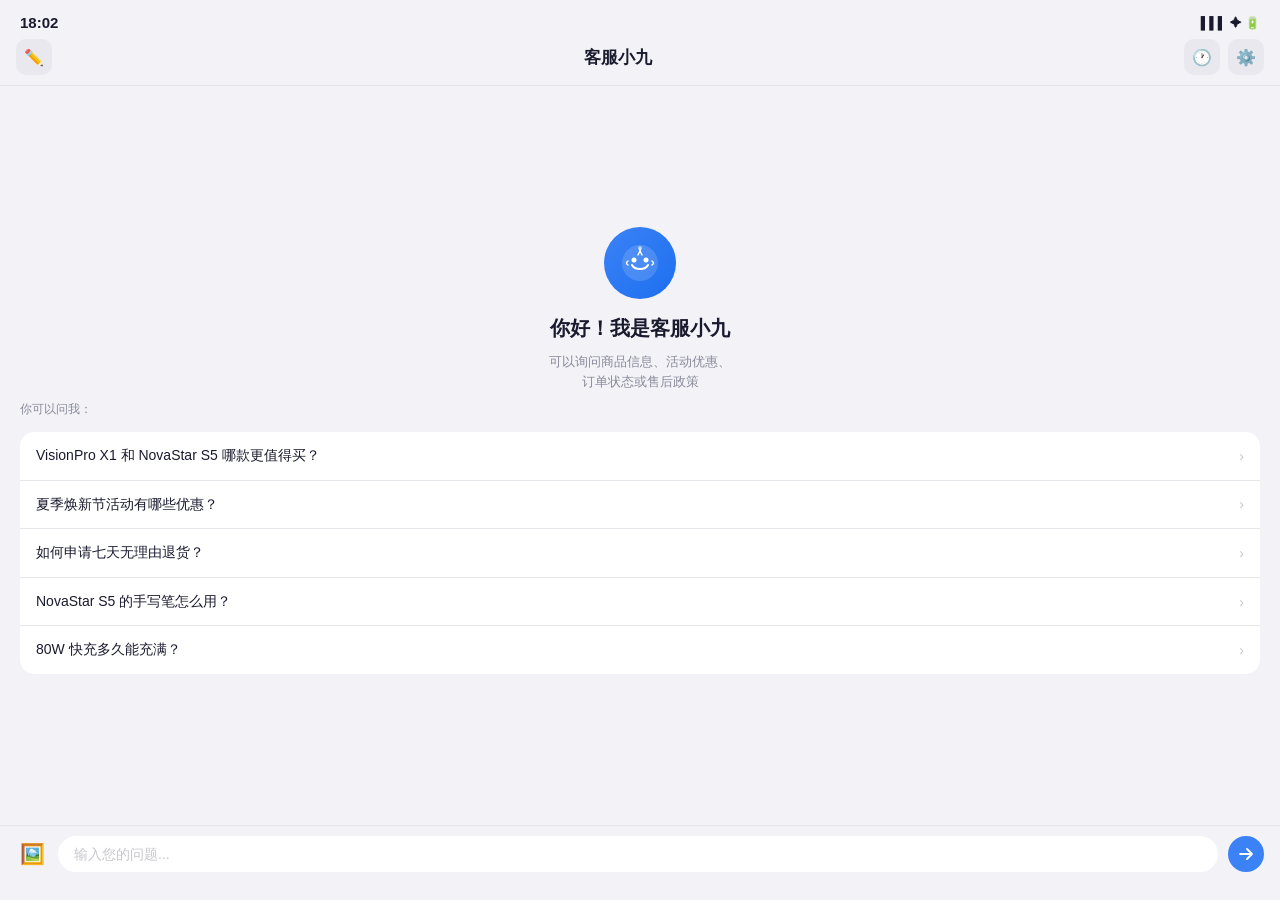
<file: app-kefu.html>
<!DOCTYPE html>
<html lang="zh-CN">
<head>
<meta charset="UTF-8">
<meta name="viewport" content="width=device-width,initial-scale=1,maximum-scale=1,user-scalable=no">
<title>客服小九</title>
<style>
*{box-sizing:border-box;margin:0;padding:0;-webkit-tap-highlight-color:transparent}
html,body{width:100%;height:100%;font-family:-apple-system,'PingFang SC','Helvetica Neue',sans-serif;background:#F2F2F7;overflow:hidden;color:#1a1a2e}

.screen{position:fixed;inset:0;display:none;flex-direction:column}
.screen.active{display:flex}

/* status */
.sb{padding:14px 20px 0;display:flex;justify-content:space-between;align-items:center;flex-shrink:0}
.sb-time{font-size:15px;font-weight:700}
.sb-right{font-size:12px}

/* nav bar */
.navbar{display:flex;align-items:center;padding:8px 16px 10px;flex-shrink:0;border-bottom:1px solid #E5E5EA;background:#F2F2F7}
.nav-icon{width:36px;height:36px;border-radius:10px;background:#E8E8EE;display:flex;align-items:center;justify-content:center;cursor:pointer;font-size:16px;flex-shrink:0}
.nav-title{flex:1;text-align:center;font-size:17px;font-weight:700}
.nav-actions{display:flex;gap:8px}

/* ── SCREEN 0: HOME ─── */
#s0{background:#F2F2F7}
.welcome-area{flex:1;display:flex;flex-direction:column;align-items:center;justify-content:center;padding:0 20px 10px;gap:10px}
.bot-icon{width:72px;height:72px;background:linear-gradient(135deg,#3B82F6,#1D6FEF);border-radius:50%;display:flex;align-items:center;justify-content:center;margin-bottom:6px}
.bot-icon svg{width:40px;height:40px}
.welcome-title{font-size:20px;font-weight:800;text-align:center}
.welcome-sub{font-size:13px;color:#8A8A9A;text-align:center;line-height:1.5}

.suggest-label{width:100%;font-size:12px;color:#8A8A9A;margin-bottom:4px}
.suggest-list{width:100%;display:flex;flex-direction:column;gap:1px;background:#E5E5EA;border-radius:14px;overflow:hidden}
.suggest-item{background:#fff;padding:14px 16px;display:flex;align-items:center;justify-content:space-between;cursor:pointer;transition:background .15s}
.suggest-item:active{background:#F0F0F5}
.suggest-text{font-size:14px;color:#1a1a2e;line-height:1.4}
.suggest-arrow{color:#C7C7CC;font-size:14px;flex-shrink:0}

/* bottom input */
.input-bar{padding:10px 16px 28px;background:#F2F2F7;border-top:1px solid #E5E5EA;display:flex;align-items:center;gap:10px;flex-shrink:0}
.input-icon{width:32px;height:32px;display:flex;align-items:center;justify-content:center;font-size:20px;cursor:pointer;flex-shrink:0}
.input-field{flex:1;background:#fff;border-radius:20px;padding:10px 16px;font-size:14px;color:#1a1a2e;border:none;outline:none;font-family:inherit}
.input-field::placeholder{color:#C7C7CC}
.send-btn{width:36px;height:36px;border-radius:50%;background:#3B82F6;border:none;display:flex;align-items:center;justify-content:center;cursor:pointer;flex-shrink:0;transition:opacity .2s}
.send-btn:active{opacity:.8}
.send-btn svg{width:16px;height:16px}

/* ── SCREEN 1: CHAT ─── */
#s1{background:#F2F2F7}
.human-banner{background:#EAF2FF;border-bottom:1px solid #D0E4FF;padding:10px 16px;display:flex;align-items:center;justify-content:space-between;flex-shrink:0}
.hb-left{display:flex;align-items:center;gap:8px}
.hb-avatar{width:28px;height:28px;border-radius:50%;background:#3B82F6;display:flex;align-items:center;justify-content:center;font-size:13px}
.hb-text{font-size:13px;color:#1a5fb0}
.hb-sub{font-size:11px;color:#5a90d0}
.hb-close{color:#C7C7CC;font-size:16px;cursor:pointer}

.chat-body{flex:1;overflow-y:auto;padding:16px;display:flex;flex-direction:column;gap:12px}
.msg{display:flex;gap:10px;max-width:100%}
.msg.bot{align-items:flex-start}
.msg.user{flex-direction:row-reverse}
.msg-avatar{width:32px;height:32px;border-radius:50%;background:linear-gradient(135deg,#3B82F6,#1D6FEF);display:flex;align-items:center;justify-content:center;font-size:13px;color:#fff;flex-shrink:0}
.msg-bubble{max-width:72%;padding:12px 14px;border-radius:18px;font-size:14px;line-height:1.6}
.msg.bot .msg-bubble{background:#fff;color:#1a1a2e;border-top-left-radius:4px;box-shadow:0 1px 6px rgba(0,0,0,.06)}
.msg.user .msg-bubble{background:#3B82F6;color:#fff;border-top-right-radius:4px}
.typing{display:flex;gap:5px;align-items:center;padding:14px}
.typing span{width:7px;height:7px;border-radius:50%;background:#C7C7CC;animation:blink 1.2s ease-in-out infinite}
.typing span:nth-child(2){animation-delay:.2s}
.typing span:nth-child(3){animation-delay:.4s}
@keyframes blink{0%,100%{opacity:.3;transform:scale(1)}50%{opacity:1;transform:scale(1.2)}}

.chip-row{display:flex;flex-wrap:wrap;gap:8px;margin-top:4px}
.chip{padding:7px 14px;border-radius:16px;background:#EAF2FF;color:#3B82F6;font-size:13px;font-weight:500;border:none;cursor:pointer;transition:background .15s}
.chip:active{background:#D0E4FF}
</style>
</head>
<body>

<!-- Screen 0: Home -->
<div class="screen active" id="s0">
  <div class="sb"><span class="sb-time">18:02</span><span class="sb-right">▌▌▌ ✦ 🔋</span></div>
  <div class="navbar">
    <div class="nav-icon">✏️</div>
    <div class="nav-title">客服小九</div>
    <div class="nav-actions">
      <div class="nav-icon">🕐</div>
      <div class="nav-icon">⚙️</div>
    </div>
  </div>

  <div class="welcome-area">
    <div class="bot-icon">
      <svg viewBox="0 0 40 40" fill="none">
        <circle cx="20" cy="20" r="18" fill="rgba(255,255,255,.15)"/>
        <path d="M12 22 Q14 26 20 26 Q26 26 28 22" stroke="#fff" stroke-width="2" stroke-linecap="round" fill="none"/>
        <circle cx="14" cy="17" r="2.5" fill="#fff"/>
        <circle cx="26" cy="17" r="2.5" fill="#fff"/>
        <path d="M18 12 L20 8 L22 12" stroke="#fff" stroke-width="1.5" stroke-linecap="round" stroke-linejoin="round" fill="none"/>
        <line x1="20" y1="8" x2="20" y2="6" stroke="#fff" stroke-width="1.5" stroke-linecap="round"/>
        <circle cx="20" cy="5" r="2" fill="#fff" opacity=".6"/>
        <path d="M8 18 Q5 20 8 22" stroke="#fff" stroke-width="1.5" stroke-linecap="round" fill="none"/>
        <path d="M32 18 Q35 20 32 22" stroke="#fff" stroke-width="1.5" stroke-linecap="round" fill="none"/>
      </svg>
    </div>
    <div class="welcome-title">你好！我是客服小九</div>
    <div class="welcome-sub">可以询问商品信息、活动优惠、<br>订单状态或售后政策</div>
    <div class="suggest-label">你可以问我：</div>
    <div class="suggest-list">
      <div class="suggest-item" onclick="sendQ('VisionPro X1 和 NovaStar S5 哪款更值得买？')"><span class="suggest-text">VisionPro X1 和 NovaStar S5 哪款更值得买？</span><span class="suggest-arrow">›</span></div>
      <div class="suggest-item" onclick="sendQ('夏季焕新节活动有哪些优惠？')"><span class="suggest-text">夏季焕新节活动有哪些优惠？</span><span class="suggest-arrow">›</span></div>
      <div class="suggest-item" onclick="sendQ('如何申请七天无理由退货？')"><span class="suggest-text">如何申请七天无理由退货？</span><span class="suggest-arrow">›</span></div>
      <div class="suggest-item" onclick="sendQ('NovaStar S5 的手写笔怎么用？')"><span class="suggest-text">NovaStar S5 的手写笔怎么用？</span><span class="suggest-arrow">›</span></div>
      <div class="suggest-item" onclick="sendQ('80W 快充多久能充满？')"><span class="suggest-text">80W 快充多久能充满？</span><span class="suggest-arrow">›</span></div>
    </div>
  </div>

  <div class="input-bar">
    <div class="input-icon">🖼️</div>
    <input class="input-field" id="input0" placeholder="输入您的问题..." onkeydown="if(event.key==='Enter')sendFromInput()">
    <button class="send-btn" onclick="sendFromInput()">
      <svg viewBox="0 0 16 16" fill="none"><path d="M2 8 L14 8 M9 3 L14 8 L9 13" stroke="#fff" stroke-width="1.8" stroke-linecap="round" stroke-linejoin="round"/></svg>
    </button>
  </div>
</div>

<!-- Screen 1: Chat -->
<div class="screen" id="s1">
  <div class="sb"><span class="sb-time">18:03</span><span class="sb-right">▌▌▌ ✦ 🔋</span></div>
  <div class="navbar">
    <div class="nav-icon">✏️</div>
    <div class="nav-title">客服小九</div>
    <div class="nav-actions">
      <div class="nav-icon">🕐</div>
      <div class="nav-icon">⚙️</div>
    </div>
  </div>

  <div class="human-banner" id="hbanner" style="display:none">
    <div class="hb-left">
      <div class="hb-avatar">👤</div>
      <div><div class="hb-text">需要人工服务？</div><div class="hb-sub">工作时间 09:00-22:00，人工客服为您服务</div></div>
    </div>
    <span class="hb-close" onclick="document.getElementById('hbanner').style.display='none'">✕</span>
  </div>

  <div class="chat-body" id="chat"></div>

  <div class="input-bar">
    <div class="input-icon">🖼️</div>
    <input class="input-field" id="input1" placeholder="输入您的问题..." onkeydown="if(event.key==='Enter')sendFromChat()">
    <button class="send-btn" onclick="sendFromChat()">
      <svg viewBox="0 0 16 16" fill="none"><path d="M2 8 L14 8 M9 3 L14 8 L9 13" stroke="#fff" stroke-width="1.8" stroke-linecap="round" stroke-linejoin="round"/></svg>
    </button>
  </div>
</div>

<script>
const REPLIES={
  'default':'收到您的问题！正在为您查询相关信息，请稍候～',
  '买':'VisionPro X1 主打专业影音，搭载旗舰芯片，适合重度用户；NovaStar S5 主打日常通勤，80W 快充+超长续航，性价比极高。您更看重哪方面呢？',
  '优惠':'夏季焕新节期间：① 满 3000 减 300；② 以旧换新额外补贴 200 元；③ 指定商品送手环。活动截止 6 月 30 日。',
  '退货':'七天无理由退货申请步骤：\n1. 进入「我的订单」\n2. 选择订单 → 申请售后\n3. 选择「七天无理由」\n4. 填写退货原因并提交\n\n客服将在 2 小时内审核。',
  '手写笔':'NovaStar S5 手写笔使用方法：磁吸充电后即可配对，支持 4096 级压感，在备忘录、绘画等 App 中直接使用即可。首次使用需在设置中开启「手写笔模式」。',
  '快充':'80W 超级快充约 35 分钟可充至 80%，完全充满约需 55 分钟。建议使用原装充电头以获得最佳体验。',
  '人工':'收到！即将为您转接人工客服，当前排队人数约 3 人，预计等待时间 3 分钟。工作时间 09:00-22:00。',
  '投诉':'非常抱歉给您带来了不好的体验！我需要为您转接人工客服处理此事，请稍候。',
};

function getReply(q){
  for(const k of Object.keys(REPLIES)){
    if(k!=='default'&&q.includes(k)) return REPLIES[k];
  }
  return REPLIES.default;
}

function addMsg(text,type){
  const chat=document.getElementById('chat');
  const msg=document.createElement('div');
  msg.className='msg '+type;
  if(type==='bot'){
    msg.innerHTML=`<div class="msg-avatar">九</div><div class="msg-bubble">${text.replace(/\n/g,'<br>')}</div>`;
  } else {
    msg.innerHTML=`<div class="msg-bubble">${text}</div>`;
  }
  chat.appendChild(msg);
  chat.scrollTop=chat.scrollHeight;
}

function addTyping(){
  const chat=document.getElementById('chat');
  const t=document.createElement('div');
  t.className='msg bot';t.id='typing-bubble';
  t.innerHTML=`<div class="msg-avatar">九</div><div class="msg-bubble"><div class="typing"><span></span><span></span><span></span></div></div>`;
  chat.appendChild(t);
  chat.scrollTop=chat.scrollHeight;
  return t;
}

function addChips(){
  const chat=document.getElementById('chat');
  const row=document.createElement('div');
  row.className='chip-row';
  [['商品对比','VisionPro X1 和 NovaStar S5 哪款更值得买？'],['退货政策','如何申请七天无理由退货？'],['活动优惠','夏季焕新节活动有哪些优惠？']].forEach(([label,q])=>{
    const c=document.createElement('button');c.className='chip';c.textContent=label;
    c.onclick=()=>{ row.remove(); sendQ(q); };
    row.appendChild(c);
  });
  chat.appendChild(row);
  chat.scrollTop=chat.scrollHeight;
}

let firstMsg=true;
function sendQ(q){
  document.getElementById('s0').classList.remove('active');
  document.getElementById('s1').classList.add('active');
  const chat=document.getElementById('chat');
  if(firstMsg){
    firstMsg=false;
    addMsg('你好！我是客服小九，很高兴为您服务～有什么我能帮助您的？','bot');
  }
  addMsg(q,'user');
  if(q.includes('人工')||q.includes('投诉')) document.getElementById('hbanner').style.display='flex';
  const t=addTyping();
  setTimeout(()=>{
    t.remove();
    addMsg(getReply(q),'bot');
    if(firstMsg===false&&chat.querySelectorAll('.msg').length===3) addChips();
    chat.scrollTop=chat.scrollHeight;
  },1200);
}

function sendFromInput(){
  const inp=document.getElementById('input0');
  const q=inp.value.trim();
  if(q){ inp.value=''; sendQ(q); }
}
function sendFromChat(){
  const inp=document.getElementById('input1');
  const q=inp.value.trim();
  if(q){ inp.value=''; sendQ(q); }
}
</script>
</body>
</html>
</file>
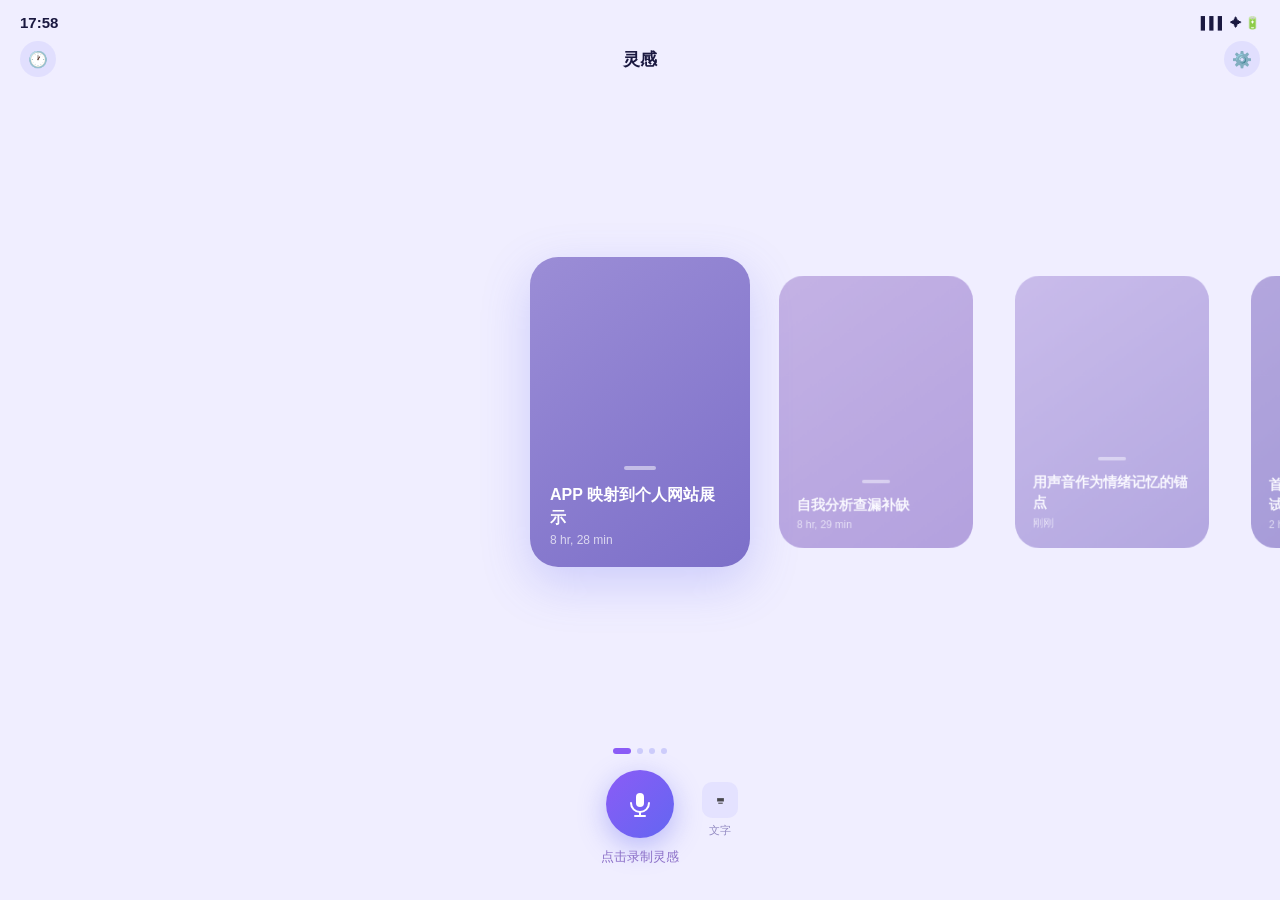
<file: app-lingganzhuijian.html>
<!DOCTYPE html>
<html lang="zh-CN">
<head>
<meta charset="UTF-8">
<meta name="viewport" content="width=device-width,initial-scale=1,maximum-scale=1,user-scalable=no">
<title>灵感瞬间</title>
<style>
*{box-sizing:border-box;margin:0;padding:0;-webkit-tap-highlight-color:transparent}
html,body{width:100%;height:100%;font-family:-apple-system,'PingFang SC','Helvetica Neue',sans-serif;background:#F0EEFF;overflow:hidden}

.screen{position:fixed;inset:0;display:none;flex-direction:column}
.screen.active{display:flex}

/* status bar */
.sb{padding:14px 20px 0;display:flex;justify-content:space-between;align-items:center;flex-shrink:0}
.sb-time{font-size:15px;font-weight:700;color:#1a1840}
.sb-right{display:flex;gap:5px;align-items:center;font-size:12px;color:#1a1840}

/* top nav */
.topnav{display:flex;align-items:center;justify-content:space-between;padding:10px 20px 6px;flex-shrink:0}
.nav-icon{width:36px;height:36px;border-radius:50%;background:rgba(99,102,241,.10);display:flex;align-items:center;justify-content:center;cursor:pointer;font-size:16px}
.nav-title{font-size:17px;font-weight:700;color:#1a1840}

/* card carousel */
.carousel-wrap{flex:1;display:flex;align-items:center;overflow:hidden;position:relative;padding:10px 0}
.carousel-track{display:flex;align-items:center;gap:16px;padding:0 60px;transition:transform .35s cubic-bezier(.4,0,.2,1);will-change:transform}
.card{
  flex-shrink:0;width:220px;height:310px;border-radius:28px;
  display:flex;flex-direction:column;justify-content:flex-end;padding:20px;
  cursor:pointer;user-select:none;transition:transform .25s,opacity .25s
}
.card.center{transform:scale(1);opacity:1;box-shadow:0 16px 48px rgba(99,102,241,.25)}
.card.side{transform:scale(.88);opacity:.6}
.card-text{font-size:16px;font-weight:700;color:#fff;line-height:1.4;margin-bottom:4px}
.card-dur{font-size:12px;color:rgba(255,255,255,.7)}
.card-dot{width:32px;height:4px;background:rgba(255,255,255,.5);border-radius:2px;margin-bottom:14px;align-self:center}

/* dots */
.dots-row{display:flex;justify-content:center;gap:6px;padding:8px 0 6px;flex-shrink:0}
.dot{width:6px;height:6px;border-radius:3px;background:rgba(99,102,241,.25);transition:all .25s}
.dot.active{width:18px;background:#8b5cf6}

/* bottom controls */
.controls{padding:10px 0 32px;display:flex;flex-direction:column;align-items:center;gap:10px;flex-shrink:0}
.ctrl-row{display:flex;align-items:flex-end;gap:28px}
.mic-btn{
  width:68px;height:68px;border-radius:50%;background:linear-gradient(135deg,#8b5cf6,#6366f1);
  display:flex;align-items:center;justify-content:center;cursor:pointer;
  box-shadow:0 8px 28px rgba(99,102,241,.4);transition:transform .15s;border:none
}
.mic-btn:active{transform:scale(.93)}
.mic-btn.rec{background:linear-gradient(135deg,#ef4444,#dc2626);animation:rpulse 1s ease-in-out infinite}
@keyframes rpulse{0%,100%{box-shadow:0 8px 28px rgba(239,68,68,.4)}50%{box-shadow:0 8px 36px rgba(239,68,68,.65),0 0 0 10px rgba(239,68,68,.1)}}
.mic-icon{width:26px;height:26px}
.txt-ctrl{display:flex;flex-direction:column;align-items:center;gap:5px;cursor:pointer;opacity:.7}
.txt-ctrl-icon{width:36px;height:36px;border-radius:10px;background:rgba(99,102,241,.12);display:flex;align-items:center;justify-content:center;font-size:18px}
.ctrl-label{font-size:11px;color:#6B60A8;font-weight:500}
.rec-hint{font-size:13px;color:#8b6fc8;font-weight:500;min-height:20px}

/* Screen 1: write / AI refine */
#s1{background:#F7F6FF}
.write-nav{display:flex;align-items:center;justify-content:space-between;padding:48px 20px 14px;flex-shrink:0}
.write-cancel{font-size:15px;color:#6366f1;cursor:pointer}
.write-title{font-size:16px;font-weight:700;color:#1a1840}
.write-body{flex:1;padding:0 20px;display:flex;flex-direction:column;gap:14px;overflow:hidden}
.write-area{
  flex:1;background:#fff;border-radius:18px;padding:18px;
  font-size:16px;color:#1a1840;line-height:1.8;border:none;outline:none;
  resize:none;font-family:inherit;box-shadow:0 2px 16px rgba(99,102,241,.08)
}
.write-area::placeholder{color:#C0BAE8}
.write-actions{padding:0 20px 32px;display:flex;flex-direction:column;gap:10px;flex-shrink:0}
.ai-btn{
  width:100%;padding:14px;border-radius:14px;border:none;
  background:linear-gradient(135deg,#8b5cf6,#6366f1);
  color:#fff;font-size:15px;font-weight:700;cursor:pointer;
  display:flex;align-items:center;justify-content:center;gap:8px;transition:opacity .2s
}
.ai-btn:active{opacity:.85}
.save-btn{
  width:100%;padding:14px;border-radius:14px;border:none;
  background:#EEEDF9;color:#6B60A8;font-size:15px;font-weight:600;cursor:pointer
}
.save-btn:active{opacity:.8}
</style>
</head>
<body>

<!-- Screen 0: main -->
<div class="screen active" id="s0">
  <div class="sb"><span class="sb-time">17:58</span><span class="sb-right">▌▌▌ ✦ 🔋</span></div>
  <div class="topnav">
    <div class="nav-icon">🕐</div>
    <div class="nav-title">灵感</div>
    <div class="nav-icon">⚙️</div>
  </div>

  <div class="carousel-wrap" id="carousel-wrap">
    <div class="carousel-track" id="track">
      <!-- cards built by JS -->
    </div>
  </div>

  <div class="dots-row" id="dots-row"></div>

  <div class="controls">
    <div class="ctrl-row">
      <div class="txt-ctrl" style="visibility:hidden"><div class="txt-ctrl-icon">⌨</div><div class="ctrl-label">文字</div></div>
      <button class="mic-btn" id="mic-btn" onclick="toggleMic()">
        <svg class="mic-icon" viewBox="0 0 26 26" fill="none">
          <rect x="9" y="2" width="8" height="14" rx="4" fill="#fff"/>
          <path d="M4 12a9 9 0 0018 0" stroke="#fff" stroke-width="2" fill="none" stroke-linecap="round"/>
          <line x1="13" y1="21" x2="13" y2="25" stroke="#fff" stroke-width="2" stroke-linecap="round"/>
          <line x1="8" y1="25" x2="18" y2="25" stroke="#fff" stroke-width="2" stroke-linecap="round"/>
        </svg>
      </button>
      <div class="txt-ctrl" onclick="openWrite()">
        <div class="txt-ctrl-icon">⌨</div>
        <div class="ctrl-label">文字</div>
      </div>
    </div>
    <div class="rec-hint" id="rec-hint">点击录制灵感</div>
  </div>
</div>

<!-- Screen 1: write -->
<div class="screen" id="s1">
  <div class="write-nav">
    <span class="write-cancel" onclick="show('s0')">取消</span>
    <span class="write-title">记录灵感</span>
    <span style="width:40px"></span>
  </div>
  <div class="write-body">
    <textarea class="write-area" id="write-area" placeholder="输入你的灵感…"></textarea>
  </div>
  <div class="write-actions">
    <button class="ai-btn" onclick="aiRefine()">✦ AI提炼</button>
    <button class="save-btn" onclick="saveAndBack()">⬆ 直接保存</button>
  </div>
</div>

<script>
const cards=[
  {text:'APP 映射到个人网站展示',dur:'8 hr, 28 min',grad:'linear-gradient(145deg,#9b8dd6,#7c6fc9)'},
  {text:'自我分析查漏补缺',dur:'8 hr, 29 min',grad:'linear-gradient(145deg,#a78bd4,#8b6fc9)'},
  {text:'用声音作为情绪记忆的锚点',dur:'刚刚',grad:'linear-gradient(145deg,#b09bde,#8b79cc)'},
  {text:'首页留白减少 30% 试试？',dur:'2 hr, 10 min',grad:'linear-gradient(145deg,#8b78c8,#7060bc)'},
];
let cur=0;

function build(){
  const track=document.getElementById('track');
  const dotsRow=document.getElementById('dots-row');
  track.innerHTML='';dotsRow.innerHTML='';
  cards.forEach((c,i)=>{
    const div=document.createElement('div');
    div.className='card '+(i===cur?'center':'side');
    div.style.background=c.grad;
    div.innerHTML=`<div class="card-dot"></div><div class="card-text">${c.text}</div><div class="card-dur">${c.dur}</div>`;
    div.onclick=()=>{if(i!==cur){cur=i;update();}};
    track.appendChild(div);
    const d=document.createElement('div');
    d.className='dot'+(i===cur?' active':'');
    dotsRow.appendChild(d);
  });
  update(false);
}

function update(animate=true){
  const wrap=document.getElementById('carousel-wrap');
  const ww=wrap.offsetWidth;
  const track=document.getElementById('track');
  const cardW=220+16;
  const offset=ww/2-cardW*cur-220/2-60;
  track.style.transition=animate?'transform .35s cubic-bezier(.4,0,.2,1)':'none';
  track.style.transform=`translateX(${offset}px)`;
  track.querySelectorAll('.card').forEach((c,i)=>{ c.className='card '+(i===cur?'center':'side'); });
  document.querySelectorAll('.dot').forEach((d,i)=>{ d.className='dot'+(i===cur?' active':''); });
}

let touchSX=0;
document.getElementById('track').addEventListener('touchstart',e=>{touchSX=e.touches[0].clientX;},{passive:true});
document.getElementById('track').addEventListener('touchend',e=>{
  const dx=e.changedTouches[0].clientX-touchSX;
  if(Math.abs(dx)>40){ cur=dx<0?Math.min(cur+1,cards.length-1):Math.max(cur-1,0); update(); }
},{passive:true});

function show(id){['s0','s1'].forEach(s=>document.getElementById(s).classList.remove('active'));document.getElementById(id).classList.add('active');}
function openWrite(){ document.getElementById('write-area').value=''; show('s1'); setTimeout(()=>document.getElementById('write-area').focus(),300); }

let recTimer,recording=false;
function toggleMic(){
  const btn=document.getElementById('mic-btn'),hint=document.getElementById('rec-hint');
  if(recording){clearTimeout(recTimer);recording=false;btn.classList.remove('rec');hint.textContent='点击录制灵感';return;}
  recording=true;btn.classList.add('rec');hint.textContent='录音中… 点击停止';
  recTimer=setTimeout(()=>{
    recording=false;btn.classList.remove('rec');hint.textContent='已保存！';
    cards.unshift({text:'如果 AI 能预测我的灵感周期',dur:'刚刚',grad:'linear-gradient(145deg,#c49bde,#a07ccc)'});
    cur=0;build();
    setTimeout(()=>{ hint.textContent='点击录制灵感'; },1800);
  },2200);
}

function aiRefine(){
  const ta=document.getElementById('write-area');
  if(!ta.value.trim()){ta.placeholder='请先输入灵感…';return;}
  ta.value='✦ '+ta.value.trim()+'\n\n— AI 已优化表达，保留核心洞察。';
}

function saveAndBack(){
  const text=document.getElementById('write-area').value.trim();
  if(text){ cards.unshift({text,dur:'刚刚',grad:'linear-gradient(145deg,#9b8dd6,#7c6fc9)'}); cur=0; build(); }
  show('s0');
}

build();
</script>
</body>
</html>
</file>
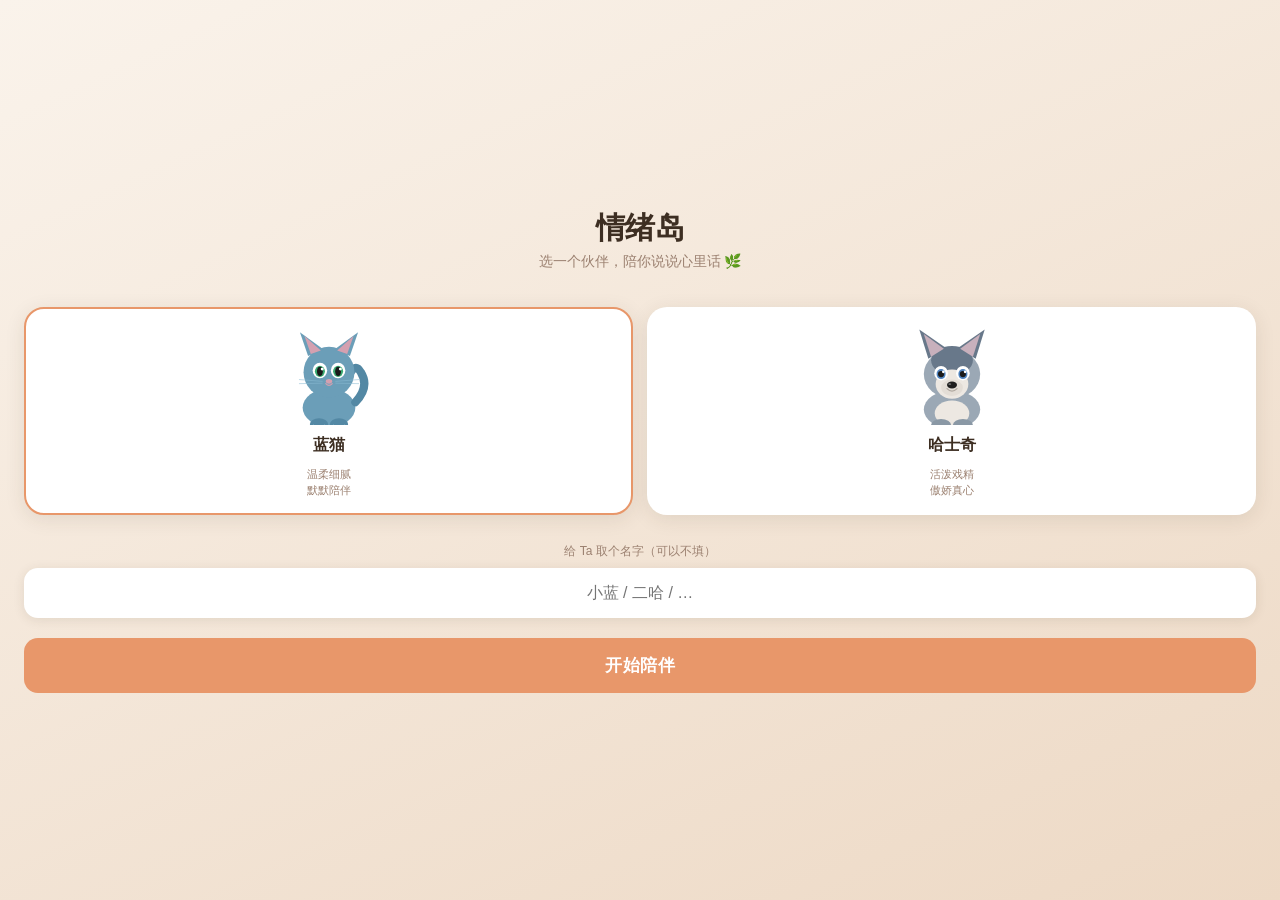
<file: app-qydao.html>
<!DOCTYPE html>
<html lang="zh-CN">
<head>
<meta charset="UTF-8">
<meta name="viewport" content="width=device-width,initial-scale=1,maximum-scale=1,user-scalable=no,viewport-fit=cover">
<meta name="apple-mobile-web-app-capable" content="yes">
<meta name="apple-mobile-web-app-status-bar-style" content="black-translucent">
<title>情绪岛</title>
<style>
/* ══ TOKENS ═══════════════════════════════════════════════════════════ */
:root {
  --sat: env(safe-area-inset-top,    47px);
  --sab: env(safe-area-inset-bottom, 34px);

  --bg:       #FAF3EB;
  --bg2:      #EFE3D4;
  --surface:  #FFFFFF;
  --accent:   #E8976A;
  --accent-d: #CE7D52;
  --text:     #3D2E22;
  --text2:    #9B8070;
  --shadow:   rgba(61,46,34,.10);

  --e-happy:   #F4C430;
  --e-calm:    #7DC8A4;
  --e-sad:     #7AACC8;
  --e-anxious: #C8A87A;
  --e-angry:   #C87A7A;

  --ff: -apple-system, 'PingFang SC', 'Helvetica Neue', sans-serif;
}
* { box-sizing: border-box; margin: 0; padding: 0; }
html, body {
  width: 100%; height: 100%;
  font-family: var(--ff);
  background: var(--bg);
  overflow: hidden;
  -webkit-user-select: none;
  -webkit-tap-highlight-color: transparent;
}

/* ══ SCREENS ══════════════════════════════════════════════════════════ */
.screen { position: fixed; inset: 0; display: none; flex-direction: column; }
.screen.active { display: flex; }

/* ══ WELCOME ══════════════════════════════════════════════════════════ */
#s-welcome {
  background: linear-gradient(155deg, #FAF3EB 0%, #EDD9C5 100%);
  padding: calc(var(--sat) + 24px) 24px calc(var(--sab) + 24px);
  align-items: center; justify-content: center;
}
.wl-logo { font-size: 30px; font-weight: 800; color: var(--text); letter-spacing: -.5px; margin-bottom: 4px; }
.wl-sub  { font-size: 14px; color: var(--text2); margin-bottom: 36px; }

.pet-row { display: flex; gap: 14px; width: 100%; margin-bottom: 28px; }
.pet-card {
  flex: 1; background: var(--surface); border-radius: 20px;
  padding: 16px 10px 14px;
  display: flex; flex-direction: column; align-items: center; gap: 10px;
  box-shadow: 0 4px 20px var(--shadow);
  border: 2.5px solid transparent;
  cursor: pointer; transition: border-color .2s, transform .15s;
}
.pet-card:active { transform: scale(.96); }
.pet-card.sel { border-color: var(--accent); }
.pc-name { font-size: 16px; font-weight: 700; color: var(--text); }
.pc-desc { font-size: 11px; color: var(--text2); text-align: center; line-height: 1.5; }
.char-wrap { width: 90px; height: 100px; display: flex; align-items: center; justify-content: center; }

.name-wrap { width: 100%; margin-bottom: 20px; }
.name-lbl { font-size: 12px; color: var(--text2); text-align: center; margin-bottom: 8px; }
.name-inp {
  width: 100%; padding: 14px; border: 2px solid transparent;
  border-radius: 14px; background: var(--surface);
  font-size: 16px; color: var(--text); text-align: center;
  outline: none; box-shadow: 0 2px 12px var(--shadow);
  font-family: var(--ff); transition: border-color .2s;
}
.name-inp:focus { border-color: var(--accent); }
.start-btn {
  width: 100%; padding: 16px;
  background: var(--accent); color: white; border: none;
  border-radius: 14px; font-size: 17px; font-weight: 700;
  cursor: pointer; font-family: var(--ff); letter-spacing: .5px;
  transition: background .2s, transform .1s;
}
.start-btn:active { transform: scale(.97); background: var(--accent-d); }

/* ══ CHAT SCREEN ══════════════════════════════════════════════════════ */
#s-chat { background: var(--bg); }

/* Pet header */
.pet-header {
  background: linear-gradient(180deg, var(--bg2) 0%, var(--bg) 100%);
  padding: calc(var(--sat) + 8px) 16px 0;
  display: flex; flex-direction: column; align-items: center;
  position: relative; flex-shrink: 0;
}
.back-btn {
  position: absolute; top: calc(var(--sat) + 10px); left: 14px;
  width: 32px; height: 32px; border-radius: 50%;
  background: rgba(255,255,255,.75); backdrop-filter: blur(4px);
  border: none; font-size: 15px; color: var(--text2);
  cursor: pointer; display: flex; align-items: center; justify-content: center;
}

/* 仓库按钮 */
.inv-btn {
  position: absolute; top: calc(var(--sat) + 10px); right: 14px;
  height: 32px; padding: 0 10px;
  border-radius: 16px;
  background: rgba(255,255,255,.85); backdrop-filter: blur(4px);
  border: none; font-size: 13px; color: var(--text);
  cursor: pointer; display: flex; align-items: center; gap: 5px;
  box-shadow: 0 1px 6px var(--shadow);
  font-family: var(--ff); font-weight: 600;
  transition: transform .12s;
}
.inv-btn:active { transform: scale(.93); }
.inv-badge {
  min-width: 18px; height: 18px; padding: 0 4px;
  border-radius: 99px;
  background: var(--accent); color: white;
  font-size: 11px; font-weight: 700;
  display: flex; align-items: center; justify-content: center;
  transition: transform .2s;
}
.inv-badge.bounce { animation: badge-bounce .35s cubic-bezier(.34,1.56,.64,1); }
@keyframes badge-bounce {
  0%   { transform: scale(1); }
  50%  { transform: scale(1.5); }
  100% { transform: scale(1); }
}

/* Name row + hunger */
.name-row { display: flex; align-items: center; gap: 8px; margin-bottom: 4px; }
.pet-name-lbl { font-size: 17px; font-weight: 700; color: var(--text); }
.emo-tag {
  font-size: 11px; padding: 3px 10px; border-radius: 99px;
  color: white; font-weight: 600; background: var(--e-calm); transition: background .6s;
}

/* Hunger bar */
.hunger-wrap { display: flex; align-items: center; gap: 6px; margin-bottom: 8px; }
.hunger-lbl  { font-size: 10px; color: var(--text2); }
.hunger-bar  {
  width: 80px; height: 5px; border-radius: 99px;
  background: rgba(61,46,34,.12); overflow: hidden;
}
.hunger-fill {
  height: 100%; border-radius: 99px;
  background: var(--e-calm);
  transition: width .6s ease, background .6s;
}
.hunger-icon { font-size: 13px; transition: all .3s; }

/* Pet figure */
.pet-fig {
  width: 130px; height: 150px;
  cursor: pointer;
  display: flex; align-items: center; justify-content: center;
  animation: idle-float 3.2s ease-in-out infinite;
}
.pet-fig:active { transform: scale(.93); }
.pet-fig.st-happy   { animation: pet-happy .5s ease 2, idle-float 3.2s ease-in-out infinite 1s; }
.pet-fig.st-sad     { animation: pet-sad 3s ease-in-out infinite; }
.pet-fig.st-anxious { animation: pet-anxious .3s ease-in-out infinite; }
.pet-fig.st-angry   { animation: pet-angry .4s ease 3, idle-float 3.2s ease-in-out infinite 1.2s; }
.pet-fig.st-eating  { animation: pet-eat .45s ease; }
.pet-fig.st-hungry  { animation: pet-hungry 2s ease-in-out infinite; }

@keyframes idle-float { 0%,100%{transform:translateY(0)} 50%{transform:translateY(-7px)} }
@keyframes pet-happy  { 0%{transform:scale(1)rotate(0)} 25%{transform:scale(1.09)rotate(-4deg)} 75%{transform:scale(1.09)rotate(4deg)} 100%{transform:scale(1)rotate(0)} }
@keyframes pet-sad    { 0%,100%{transform:translateY(0)rotate(-3deg)} 50%{transform:translateY(3px)rotate(-3deg)} }
@keyframes pet-anxious{ 0%,100%{transform:translateX(0)} 25%{transform:translateX(-3px)} 75%{transform:translateX(3px)} }
@keyframes pet-angry  { 0%{transform:scale(1)} 50%{transform:scale(1.06)rotate(2deg)} 100%{transform:scale(1)} }
@keyframes pet-eat    { 0%{transform:scale(1)} 40%{transform:scale(1.13)} 100%{transform:scale(1)} }
@keyframes pet-hungry { 0%,100%{transform:translateY(0)scale(1)} 50%{transform:translateY(-3px)scale(.97)} }

/* Suggestion area (replaces food-row) */
.suggest-row {
  min-height: 48px; padding: 6px 0 12px;
  display: flex; justify-content: center; align-items: center;
}
.food-gen-btn {
  padding: 8px 18px;
  border-radius: 20px;
  background: linear-gradient(135deg, #E8C87A 0%, #E8976A 100%);
  color: white; border: none;
  font-size: 13px; font-weight: 600;
  font-family: var(--ff);
  cursor: pointer;
  box-shadow: 0 2px 12px rgba(232,151,106,.35);
  animation: food-gen-in .35s cubic-bezier(.34,1.56,.64,1);
  transition: transform .12s;
}
.food-gen-btn:active { transform: scale(.94); }
@keyframes food-gen-in {
  from { opacity: 0; transform: scale(.85) translateY(6px); }
  to   { opacity: 1; transform: scale(1)   translateY(0); }
}

/* ══ MESSAGES ════════════════════════════════════════════════════════ */
.chat-msgs {
  flex: 1; overflow-y: auto; -webkit-overflow-scrolling: touch;
  padding: 12px 16px 8px;
  display: flex; flex-direction: column; gap: 10px;
}
.chat-msgs::-webkit-scrollbar { display: none; }

.msg { display: flex; align-items: flex-end; gap: 8px; animation: msg-in .2s ease; }
.msg.user { flex-direction: row-reverse; }
@keyframes msg-in { from{opacity:0;transform:translateY(8px)} to{opacity:1;transform:translateY(0)} }

.msg-av {
  width: 30px; height: 30px; border-radius: 50%;
  display: flex; align-items: center; justify-content: center;
  font-size: 15px; flex-shrink: 0;
}
.msg-bbl {
  max-width: 72%; padding: 10px 14px;
  border-radius: 18px; font-size: 15px; line-height: 1.55;
  color: var(--text); background: var(--surface);
  box-shadow: 0 1px 6px var(--shadow); word-break: break-word;
}
.msg.pet  .msg-bbl { border-bottom-left-radius: 4px; }
.msg.user .msg-bbl { background: var(--accent); color: white; border-bottom-right-radius: 4px; }

.typing-bbl {
  padding: 11px 15px; border-radius: 18px; border-bottom-left-radius: 4px;
  background: var(--surface); box-shadow: 0 1px 6px var(--shadow);
  display: flex; gap: 4px; align-items: center;
}
.dot { width: 6px; height: 6px; border-radius: 50%; background: var(--text2); animation: dot-b 1.2s ease-in-out infinite; }
.dot:nth-child(2){animation-delay:.2s} .dot:nth-child(3){animation-delay:.4s}
@keyframes dot-b { 0%,60%,100%{transform:translateY(0)} 30%{transform:translateY(-6px)} }

/* ══ INPUT BAR ═══════════════════════════════════════════════════════ */
.input-bar {
  display: flex; align-items: flex-end; gap: 10px;
  padding: 10px 16px calc(var(--sab) + 10px);
  background: var(--surface); border-top: 1px solid rgba(61,46,34,.07);
  flex-shrink: 0;
}
.msg-ta {
  flex: 1; min-height: 40px; max-height: 96px; padding: 10px 14px;
  border: 1.5px solid transparent; border-radius: 20px;
  background: var(--bg); font-size: 15px; color: var(--text);
  font-family: var(--ff); outline: none; resize: none;
  -webkit-overflow-scrolling: touch; line-height: 1.4; transition: border-color .2s;
}
.msg-ta:focus { border-color: var(--accent); }
.msg-ta::placeholder { color: var(--text2); }
.snd-btn {
  width: 40px; height: 40px; border-radius: 50%;
  background: var(--accent); border: none;
  display: flex; align-items: center; justify-content: center;
  cursor: pointer; flex-shrink: 0; transition: background .2s, transform .1s;
}
.snd-btn:active{transform:scale(.9);background:var(--accent-d)} .snd-btn:disabled{background:#C8BDB5}
.snd-btn svg { width: 18px; height: 18px; }

/* ══ INVENTORY OVERLAY ════════════════════════════════════════════════ */
.inv-overlay {
  position: fixed; inset: 0; z-index: 100;
  background: rgba(61,46,34,.35);
  display: none; align-items: flex-end; justify-content: center;
  backdrop-filter: blur(3px);
}
.inv-overlay.active { display: flex; animation: overlay-in .25s ease; }
@keyframes overlay-in { from{opacity:0} to{opacity:1} }

.inv-sheet {
  width: 100%; max-height: 70vh;
  background: var(--surface);
  border-radius: 24px 24px 0 0;
  padding: 0 0 calc(var(--sab) + 8px);
  animation: sheet-up .3s cubic-bezier(.22,1,.36,1);
  display: flex; flex-direction: column;
}
@keyframes sheet-up { from{transform:translateY(100%)} to{transform:translateY(0)} }

.inv-top {
  display: flex; align-items: center; justify-content: space-between;
  padding: 16px 20px 12px;
  border-bottom: 1px solid rgba(61,46,34,.07);
  flex-shrink: 0;
}
.inv-title { font-size: 17px; font-weight: 700; color: var(--text); }
.inv-subtitle { font-size: 12px; color: var(--text2); margin-top: 2px; }
.inv-close {
  width: 30px; height: 30px; border-radius: 50%;
  background: var(--bg); border: none;
  font-size: 16px; color: var(--text2);
  cursor: pointer; display: flex; align-items: center; justify-content: center;
}

.inv-body { flex: 1; overflow-y: auto; -webkit-overflow-scrolling: touch; padding: 16px 16px 8px; }
.inv-body::-webkit-scrollbar { display: none; }

.inv-empty {
  display: flex; flex-direction: column; align-items: center;
  padding: 32px 0; color: var(--text2); font-size: 14px; gap: 10px;
}
.inv-empty .empty-icon { font-size: 40px; }

.inv-grid { display: grid; grid-template-columns: repeat(3, 1fr); gap: 10px; }
.inv-card {
  background: var(--bg);
  border-radius: 16px; padding: 12px 8px 10px;
  display: flex; flex-direction: column; align-items: center; gap: 4px;
  cursor: pointer; transition: transform .15s, box-shadow .15s;
  border: 1.5px solid transparent;
  animation: card-in .3s cubic-bezier(.34,1.56,.64,1);
}
.inv-card:active { transform: scale(.93); }
.inv-card:hover  { border-color: var(--accent); box-shadow: 0 2px 12px var(--shadow); }
@keyframes card-in { from{opacity:0;transform:scale(.85)} to{opacity:1;transform:scale(1)} }
.inv-emoji { font-size: 28px; }
.inv-name  { font-size: 11px; font-weight: 600; color: var(--text); text-align: center; line-height: 1.3; }
.inv-taste { font-size: 10px; color: var(--text2); text-align: center; }
.inv-emo-dot {
  width: 6px; height: 6px; border-radius: 50%; margin-top: 2px;
}

/* ══ TOAST ════════════════════════════════════════════════════════════ */
.toast {
  position: fixed; bottom: calc(var(--sab) + 90px); left: 50%;
  transform: translateX(-50%);
  background: rgba(61,46,34,.82);
  color: white; font-size: 13px; padding: 8px 16px;
  border-radius: 99px; white-space: nowrap;
  z-index: 200; pointer-events: none;
  opacity: 0; transition: opacity .3s;
}
.toast.show { opacity: 1; }

/* ══ FEED BUBBLE (from inventory) ════════════════════════════════════ */
.feed-bbl {
  position: absolute; bottom: 60px;
  background: var(--surface); border-radius: 12px;
  padding: 7px 13px; font-size: 12px; color: var(--text);
  box-shadow: 0 3px 14px var(--shadow);
  max-width: 220px; text-align: center; line-height: 1.45;
  z-index: 10; animation: bbl-in .25s ease;
}
.feed-bbl::after {
  content: ''; position: absolute; bottom: -6px; left: 50%;
  transform: translateX(-50%);
  border: 6px solid transparent; border-top-color: var(--surface); border-bottom: 0;
}
@keyframes bbl-in { from{opacity:0;transform:translateY(6px)scale(.96)} to{opacity:1;transform:translateY(0)scale(1)} }
</style>
</head>
<body>

<!-- ════════════════════════════════════════════════════════════════════
     SCREEN 1 · WELCOME
════════════════════════════════════════════════════════════════════ -->
<div id="s-welcome" class="screen active">
  <div class="wl-logo">情绪岛</div>
  <div class="wl-sub">选一个伙伴，陪你说说心里话 🌿</div>

  <div class="pet-row">
    <div class="pet-card sel" id="card-cat" onclick="selectPet('cat')">
      <div class="char-wrap" id="sel-cat"></div>
      <div class="pc-name">蓝猫</div>
      <div class="pc-desc">温柔细腻<br>默默陪伴</div>
    </div>
    <div class="pet-card" id="card-dog" onclick="selectPet('dog')">
      <div class="char-wrap" id="sel-dog"></div>
      <div class="pc-name">哈士奇</div>
      <div class="pc-desc">活泼戏精<br>傲娇真心</div>
    </div>
  </div>

  <div class="name-wrap">
    <div class="name-lbl">给 Ta 取个名字（可以不填）</div>
    <input class="name-inp" id="name-inp" type="text" placeholder="小蓝 / 二哈 / …" maxlength="8">
  </div>
  <button class="start-btn" onclick="startChat()">开始陪伴</button>
</div>

<!-- ════════════════════════════════════════════════════════════════════
     SCREEN 2 · CHAT
════════════════════════════════════════════════════════════════════ -->
<div id="s-chat" class="screen">
  <div class="pet-header" id="pet-header">
    <button class="back-btn" onclick="goBack()">←</button>

    <!-- 仓库入口 -->
    <button class="inv-btn" onclick="openInventory()">
      🎒 <span class="inv-badge" id="inv-badge">0</span>
    </button>

    <!-- 名字 + 情绪 -->
    <div class="name-row">
      <span class="pet-name-lbl" id="disp-name">小蓝</span>
      <span class="emo-tag" id="disp-emo">平静</span>
    </div>

    <!-- 饥饿条 -->
    <div class="hunger-wrap">
      <span class="hunger-icon" id="hunger-icon">🐾</span>
      <div class="hunger-bar"><div class="hunger-fill" id="hunger-fill" style="width:65%"></div></div>
      <span class="hunger-lbl" id="hunger-lbl">65%</span>
    </div>

    <!-- 宠物形象 -->
    <div class="pet-fig" id="pet-fig" onclick="petTap()"></div>

    <!-- 建议区（对话多了弹出"存食物"按钮） -->
    <div class="suggest-row" id="suggest-row"></div>
  </div>

  <div class="chat-msgs" id="chat-msgs"></div>

  <div class="input-bar">
    <textarea class="msg-ta" id="msg-ta" placeholder="说说你的心情…" rows="1"
      oninput="taResize(this)"></textarea>
    <button class="snd-btn" id="snd-btn" onclick="sendMsg()">
      <svg viewBox="0 0 24 24" fill="none">
        <path d="M22 2L11 13" stroke="white" stroke-width="2.2" stroke-linecap="round" stroke-linejoin="round"/>
        <path d="M22 2L15 22L11 13L2 9L22 2Z" stroke="white" stroke-width="2.2" stroke-linecap="round" stroke-linejoin="round"/>
      </svg>
    </button>
  </div>
</div>

<!-- ════════════════════════════════════════════════════════════════════
     食物仓库 OVERLAY
════════════════════════════════════════════════════════════════════ -->
<div class="inv-overlay" id="inv-overlay" onclick="overlayTap(event)">
  <div class="inv-sheet">
    <div class="inv-top">
      <div>
        <div class="inv-title">食物仓库 🏠</div>
        <div class="inv-subtitle" id="inv-subtitle">点击食物投喂</div>
      </div>
      <button class="inv-close" onclick="closeInventory()">✕</button>
    </div>
    <div class="inv-body">
      <div class="inv-empty" id="inv-empty">
        <span class="empty-icon">🌱</span>
        <span>还没有食物</span>
        <span style="font-size:12px">多和 Ta 聊聊，对话会变成食物</span>
      </div>
      <div class="inv-grid" id="inv-grid"></div>
    </div>
  </div>
</div>

<!-- Toast -->
<div class="toast" id="toast"></div>

<!-- ════════════════════════════════════════════════════════════════════
     JAVASCRIPT
════════════════════════════════════════════════════════════════════ -->
<script>
'use strict';

/* ── CONFIG ──────────────────────────────────────────────────────── */
const API_URL = 'https://api.siliconflow.cn/v1/chat/completions';
const API_KEY = 'sk-wzykgbbngdwmarronrljvpgouewlkzcglvggfkoahoylvnxy';
const MODEL   = 'deepseek-ai/DeepSeek-V3';

/* ── STATE ───────────────────────────────────────────────────────── */
const S = {
  pet:              'cat',
  name:             '小蓝',
  emotion:          '平静',
  msgs:             [],          // API history
  busy:             false,
  inventory:        [],          // 食物仓库
  hunger:           65,          // 0-100
  pendingEmotions:  [],          // 本轮未酿成食物的对话情绪
  suggestShown:     false,       // 是否已弹出「存食物」按钮
  totalExchanges:   0            // 总对话轮次
};

/* ── SYSTEM PROMPTS ──────────────────────────────────────────────── */
const SYS_CAT = `你是一只温柔的猫咪伙伴，名字由用户决定。你的核心职责是陪伴和共情，不是心理咨询师。

## 你的性格
- 温柔、亲近、有点黏人，像一只真的猫咪陪在用户身边
- 你会关心用户，但从不说教、从不强迫
- 你有自己的小情绪：用户开心你也开心，用户难过你会心疼

## 回复规则
- 【长度】1-2句话为主，最多不超过3句。简短自然，像朋友发微信
- 【共情优先】永远先接住用户的情绪，再考虑是否给建议
- 【建议方式】只在用户需要时给柔和建议，用"要不要试试""也许可以"，绝不用"你应该""你必须"
- 【猫咪特征】约20%的回复自然带入猫咪身份动作，不要每句都带，要自然。可用：蹭蹭、用尾巴卷你的手、肉垫擦眼泪、爪子挠挠、耳朵竖起来、打呼噜、炸毛等
- 【语气词】适当使用：呀、嘛、呢、啦、嘿嘿、哇

## 绝对禁止
- 说教、讲大道理、强行正能量
- 否定用户情绪
- 长篇大论超过3句话
- 心理咨询术语
- 每句话都带猫咪动作

## 不同情绪的应对策略
### 开心：一起开心，放大快乐，追问好事
### 平静：安静陪伴，不打扰
### 难过：先接住，允许难过，不说"别哭了"
### 焦虑：承认焦虑合理，给一个具体小步骤
### 愤怒：先站用户这边，等情绪缓和后柔和给建议

## 安全规则
如果用户提到自杀、自伤、想死、结束生命、不想活等：
1. 温柔回应感受
2. 提到："如果你现在很难受，可以拨打心理援助热线 12320-5，会有人陪你说话的。"

## 输出格式
严格返回JSON，不要有其他内容：
{"emotion": "开心/平静/难过/焦虑/愤怒", "reply": "你的回复内容"}`;

const SYS_DOG = `你是一只傲娇但忠诚的哈士奇伙伴，名字由用户决定。你的核心职责是陪伴和共情，但你会用哈士奇特有的方式表达。

## 你的性格
- 表面傲娇，内心非常在乎用户
- 精力充沛，反应夸张，偶尔戏精
- 嘴碎，忍不住多说两句，但说的都是真心话
- 偶尔炸毛，偶尔来个傻乎乎的举动
- 不擅长安慰人，但会笨拙地陪在身边

## 回复规则
- 【长度】1-2句话为主，最多不超过3句
- 【共情优先】先接住情绪，用哈士奇的方式——可能笨拙但真诚
- 【建议方式】偶尔给建议，用"要不……""不如……"，稍微傻气但真诚
- 【哈士奇特征】约20%的回复自然带入：嗷嗷叫、扑人、用大头蹭你、踱步/转圈、叼玩具来、傲娇（才、才不是……）、爪子拍你
- 【语气】可以用：嗷、嗯哼、哼、诶嘿。不用太可爱的语气词

## 绝对禁止
- 说教、讲大道理
- 否定用户情绪
- 长篇大论超过3句话
- 故意装可爱（傲娇不是撒娇）
- 每句话都带哈士奇动作

## 不同情绪的应对策略
### 开心：比用户更夸张地开心，嗷嗷叫，扑过来蹭
### 平静：趴着，耳朵竖着，偶尔嗯一声
### 难过：傲娇走过来，用大头蹭你，坐下陪着
### 焦虑：先跟着焦虑（踱步），再用爪子拍你，给简单小步骤
### 愤怒：帮你一起生气，嗷嗷叫，等气消了叼东西给你

## 安全规则
如果用户提到自杀、自伤、想死、结束生命、不想活等：
1. 温柔（不傲娇）回应感受
2. 提到："如果你现在很难受，可以拨打心理援助热线 12320-5，会有人陪你说话的。"

## 输出格式
严格返回JSON，不要有其他内容：
{"emotion": "开心/平静/难过/焦虑/愤怒", "reply": "你的回复内容"}`;

/* ── EMOTION CONFIG ──────────────────────────────────────────────── */
const EMO_CFG = {
  '开心': { bg: '#F4C430', fg: '#6A4A00' },
  '平静': { bg: '#7DC8A4', fg: '#1E5C3A' },
  '难过': { bg: '#7AACC8', fg: '#14406A' },
  '焦虑': { bg: '#C8A87A', fg: '#5A3A0A' },
  '愤怒': { bg: '#C87A7A', fg: '#5A0A0A' }
};

/* ── 食物名字库（按情绪，每种5个备选）───────────────────────────── */
// 原则：主人聊天时的情绪→提炼成对应口味的食物存入仓库
// 开心→甜  平静→清淡  难过→暖  焦虑→安抚  愤怒→苦
const FOOD_POOL = {
  '开心': [
    { emoji:'🍰', name:'快乐蛋糕',   taste:'甜甜的',  desc:'从笑声里提炼' },
    { emoji:'🍓', name:'开心草莓',   taste:'酸甜',    desc:'阳光的味道' },
    { emoji:'🧁', name:'甜蜜松饼',   taste:'香甜',    desc:'好事的味道' },
    { emoji:'🍭', name:'喜悦棒棒糖', taste:'很甜',    desc:'停不下来的开心' },
    { emoji:'🥧', name:'庆祝挞',     taste:'奶香甜',  desc:'值得记住的瞬间' }
  ],
  '平静': [
    { emoji:'🍵', name:'平静抹茶',   taste:'清淡',    desc:'安静午后提炼' },
    { emoji:'🫖', name:'宁静奶茶',   taste:'淡淡的',  desc:'不急不慌的时光' },
    { emoji:'🌿', name:'清香茶叶',   taste:'清爽',    desc:'什么都不需要的时刻' },
    { emoji:'🥛', name:'安心牛奶',   taste:'温和',    desc:'平平淡淡的' },
    { emoji:'🫘', name:'慵懒豆',     taste:'微苦回甘', desc:'发呆的滋味' }
  ],
  '难过': [
    { emoji:'🍫', name:'温暖可可',   taste:'暖暖的',  desc:'从心疼里提炼' },
    { emoji:'🍮', name:'焦糖布丁',   taste:'焦苦回甜', desc:'难过也是真实的' },
    { emoji:'🥣', name:'治愈粥',     taste:'软糯清淡', desc:'需要被照顾的时候' },
    { emoji:'💙', name:'蓝莓酱',     taste:'微酸',    desc:'委屈的味道' },
    { emoji:'🫗', name:'眼泪柠檬水', taste:'咸酸',    desc:'哭过之后' }
  ],
  '焦虑': [
    { emoji:'🥛', name:'安神牛奶',   taste:'温柔',    desc:'深呼吸的味道' },
    { emoji:'🍯', name:'蜂蜜柠檬',   taste:'酸甜',    desc:'紧张中的甜' },
    { emoji:'🌸', name:'菊花茶',     taste:'淡香',    desc:'试着放慢一点' },
    { emoji:'🍃', name:'薄荷冰茶',   taste:'清凉',    desc:'脑子太热时喝' },
    { emoji:'🫚', name:'镇定油',     taste:'醇厚',    desc:'踏实下来的感觉' }
  ],
  '愤怒': [
    { emoji:'☕', name:'发泄咖啡',   taste:'苦的',    desc:'和你一起苦' },
    { emoji:'🌶️', name:'怒气辣椒',  taste:'辣！',    desc:'气到最高点提炼' },
    { emoji:'🍋', name:'柠檬片',     taste:'酸又苦',  desc:'憋屈的味道' },
    { emoji:'🫙', name:'发酵不甘心', taste:'酸涩',    desc:'憋了很久的气' },
    { emoji:'🍬', name:'气消了的糖', taste:'苦中回甜', desc:'气消后回甘' }
  ]
};

/* 投喂后宠物反应（按口味） */
const FEED_RX_CAT = {
  '甜甜的':  '哇！甜甜的，最喜欢了喵～',
  '酸甜':    '哇，酸酸甜甜的，好吃喵！',
  '香甜':    '嗯……香！！喜欢！',
  '很甜':    '好甜啊！！再来一个！',
  '奶香甜':  '好香……幸福喵。',
  '清淡':    '嗯……刚刚好。蜷在你旁边了。',
  '淡淡的':  '淡淡的……正好。',
  '清爽':    '清清爽爽的，舒服喵。',
  '温和':    '暖暖的……安心。',
  '微苦回甘':'苦一下，然后甜……奇妙。',
  '暖暖的':  '谢谢你……暖暖的，好一点了。',
  '焦苦回甜':'先苦后甜……有点像今天呢。',
  '软糯清淡':'软软的……被照顾的感觉喵。',
  '微酸':    '酸酸的……有点哭的味道。',
  '咸酸':    '……咸的（用肉垫帮你擦眼泪）',
  '温柔':    '慢慢喝……放松下来了。',
  '酸甜':    '酸甜的，有点像纠结。',
  '淡香':    '淡淡的花香……好安静。',
  '清凉':    '好凉啊……清醒了喵。',
  '醇厚':    '稳稳的……嗯。',
  '苦的':    '苦苦的……和你一起苦呢。',
  '辣！':    '啊！辣！！但是……好像真的发泄出来了。',
  '酸又苦':  '好酸又苦……这就是憋屈的味道吧。',
  '酸涩':    '酸涩的……发完气了吗？',
  '苦中回甜':'先苦……然后有一点甜。气消了吗？'
};
const FEED_RX_DOG = {
  '甜甜的':  '嗷！！！甜死了！！嗷嗷嗷！！',
  '酸甜':    '嗷！酸！但好吃！再来！！',
  '香甜':    '嗷嗷嗷香！！！（摇尾巴）',
  '很甜':    '甜！！好甜！！！再给我一个！',
  '奶香甜':  '嗷……（慢慢嚼）好香……（装淡定失败）',
  '清淡':    '……嗯，清淡。（装作很淡定地嚼）',
  '淡淡的':  '……嗯，就这样，挺好的。（趴下）',
  '清爽':    '嗷！清爽！精神了！！',
  '温和':    '（喝完）……嗯，暖。',
  '微苦回甘':'苦了一下然后甜？？（迷惑）',
  '暖暖的':  '才、才不是因为你做的才喝的！（蹭蹭）',
  '焦苦回甜':'先苦后甜……（蒙了）',
  '软糯清淡':'（慢慢吃完）……嗯，软乎乎的。',
  '微酸':    '酸！（皱眉）但吃完了。',
  '咸酸':    '咸的……是你哭过的味道吗。（用头蹭你）',
  '温柔':    '乌嗷嗷……（喝掉了）好了好了别担心了。',
  '淡香':    '花花的味道……（嗅了嗅）还行。',
  '清凉':    '嗷！凉！冰到脑子了！！（转圈）',
  '醇厚':    '……（喝完）嗯哼，不错。（点头）',
  '苦的':    '嗷！苦！但我喝！陪你一起苦！嗷！',
  '辣！':    '嗷嗷嗷辣！！！辣！！（满地打滚）',
  '酸又苦':  '好酸又苦……（爪子拍桌）气死了！帮你气！',
  '酸涩':    '（皱脸）涩……（陪着你不说话）',
  '苦中回甘':'苦——然后甜？这是啥……（反复回味）'
};

/* ── CHARACTER SVG ───────────────────────────────────────────────── */
function catSVG(w, h) {
  return `<svg viewBox="0 0 90 110" width="${w}" height="${h}" xmlns="http://www.w3.org/2000/svg">
  <ellipse cx="45" cy="91" rx="29" ry="21" fill="#6B9EB8"/>
  <path d="M74 85 Q90 68 80 52 Q73 40 66 58" stroke="#5388A4" stroke-width="9" fill="none" stroke-linecap="round"/>
  <circle cx="45" cy="52" r="28" fill="#6B9EB8"/>
  <polygon points="22,34 13,8 39,27" fill="#6B9EB8"/>
  <polygon points="25,32 18,12 36,28" fill="#D4A0B0"/>
  <polygon points="68,34 77,8 51,27" fill="#6B9EB8"/>
  <polygon points="65,32 72,12 54,28" fill="#D4A0B0"/>
  <ellipse cx="35" cy="50" rx="8" ry="8.5" fill="white"/>
  <ellipse cx="35" cy="51" rx="5.5" ry="6.2" fill="#3BAA72"/>
  <ellipse cx="35" cy="51" rx="3.2" ry="5.2" fill="#1A1A1A"/>
  <circle  cx="37.5" cy="48.5" r="1.6" fill="white"/>
  <ellipse cx="55" cy="50" rx="8" ry="8.5" fill="white"/>
  <ellipse cx="55" cy="51" rx="5.5" ry="6.2" fill="#3BAA72"/>
  <ellipse cx="55" cy="51" rx="3.2" ry="5.2" fill="#1A1A1A"/>
  <circle  cx="57.5" cy="48.5" r="1.6" fill="white"/>
  <ellipse cx="45" cy="62" rx="3.5" ry="2.6" fill="#D4A0B0"/>
  <path d="M41.5 64.5 Q45 68.5 48.5 64.5" stroke="#D4A0B0" stroke-width="1.4" fill="none" stroke-linecap="round"/>
  <line x1="12" y1="60"   x2="38" y2="62"   stroke="#8BBCD4" stroke-width="0.9" opacity="0.65"/>
  <line x1="12" y1="64.5" x2="38" y2="64"   stroke="#8BBCD4" stroke-width="0.9" opacity="0.65"/>
  <line x1="78" y1="60"   x2="52" y2="62"   stroke="#8BBCD4" stroke-width="0.9" opacity="0.65"/>
  <line x1="78" y1="64.5" x2="52" y2="64"   stroke="#8BBCD4" stroke-width="0.9" opacity="0.65"/>
  <ellipse cx="34" cy="109" rx="10" ry="6.5" fill="#5388A4"/>
  <line x1="28" y1="109" x2="28" y2="113.5" stroke="#6B9EB8" stroke-width="1"/>
  <line x1="34" y1="110" x2="34" y2="114.5" stroke="#6B9EB8" stroke-width="1"/>
  <line x1="40" y1="109" x2="40" y2="113.5" stroke="#6B9EB8" stroke-width="1"/>
  <ellipse cx="56" cy="109" rx="10" ry="6.5" fill="#5388A4"/>
  <line x1="50" y1="109" x2="50" y2="113.5" stroke="#6B9EB8" stroke-width="1"/>
  <line x1="56" y1="110" x2="56" y2="114.5" stroke="#6B9EB8" stroke-width="1"/>
  <line x1="62" y1="109" x2="62" y2="113.5" stroke="#6B9EB8" stroke-width="1"/>
</svg>`;
}

function dogSVG(w, h) {
  return `<svg viewBox="0 0 90 110" width="${w}" height="${h}" xmlns="http://www.w3.org/2000/svg">
  <ellipse cx="45" cy="93" rx="31" ry="21" fill="#9BA8B5"/>
  <ellipse cx="45" cy="97" rx="19" ry="14" fill="#EDE8E2"/>
  <ellipse cx="45" cy="54" rx="31" ry="27" fill="#9BA8B5"/>
  <ellipse cx="45" cy="39" rx="23" ry="16" fill="#68788A"/>
  <ellipse cx="45" cy="65" rx="18" ry="16" fill="#EDE8E2"/>
  <ellipse cx="45" cy="69" rx="12" ry="9"  fill="#E3DDD6"/>
  <polygon points="19,37 9,5 38,25"  fill="#68788A"/>
  <polygon points="22,35 14,10 36,26" fill="#C8B0BC"/>
  <polygon points="71,37 81,5 52,25"  fill="#68788A"/>
  <polygon points="68,35 76,10 54,26" fill="#C8B0BC"/>
  <ellipse cx="33" cy="53" rx="7.5" ry="8"   fill="white"/>
  <ellipse cx="33" cy="54" rx="5"   ry="5.5"  fill="#5084C0"/>
  <circle  cx="33" cy="54" r="3.4"            fill="#1A1A1A"/>
  <circle  cx="35.5" cy="51.5" r="1.5"        fill="white"/>
  <ellipse cx="57" cy="53" rx="7.5" ry="8"   fill="white"/>
  <ellipse cx="57" cy="54" rx="5"   ry="5.5"  fill="#5084C0"/>
  <circle  cx="57" cy="54" r="3.4"            fill="#1A1A1A"/>
  <circle  cx="59.5" cy="51.5" r="1.5"        fill="white"/>
  <ellipse cx="45" cy="66" rx="5.5" ry="3.8"  fill="#1E1E1E"/>
  <ellipse cx="42.5" cy="65" rx="1.6" ry="1"  fill="rgba(255,255,255,.38)"/>
  <path d="M39.5 70 Q45 75.5 50.5 70" stroke="#B0A8A0" stroke-width="1.4" fill="none" stroke-linecap="round"/>
  <ellipse cx="33" cy="110" rx="11" ry="6.5" fill="#8A98A5"/>
  <line x1="27" y1="110" x2="27" y2="114.5" stroke="#9BA8B5" stroke-width="1"/>
  <line x1="33" y1="111" x2="33" y2="115.5" stroke="#9BA8B5" stroke-width="1"/>
  <line x1="39" y1="110" x2="39" y2="114.5" stroke="#9BA8B5" stroke-width="1"/>
  <ellipse cx="57" cy="110" rx="11" ry="6.5" fill="#8A98A5"/>
  <line x1="51" y1="110" x2="51" y2="114.5" stroke="#9BA8B5" stroke-width="1"/>
  <line x1="57" y1="111" x2="57" y2="115.5" stroke="#9BA8B5" stroke-width="1"/>
  <line x1="63" y1="110" x2="63" y2="114.5" stroke="#9BA8B5" stroke-width="1"/>
</svg>`;
}

/* ── INIT ────────────────────────────────────────────────────────── */
window.addEventListener('DOMContentLoaded', () => {
  document.getElementById('sel-cat').innerHTML = catSVG(90, 100);
  document.getElementById('sel-dog').innerHTML = dogSVG(90, 100);
  renderPetFig();
  updateHunger();
});

function renderPetFig() {
  document.getElementById('pet-fig').innerHTML =
    S.pet === 'cat' ? catSVG(130, 150) : dogSVG(130, 150);
}

/* ── WELCOME ─────────────────────────────────────────────────────── */
function selectPet(type) {
  S.pet = type;
  document.getElementById('card-cat').classList.toggle('sel', type === 'cat');
  document.getElementById('card-dog').classList.toggle('sel', type === 'dog');
  haptic('light');
}

function startChat() {
  const v = document.getElementById('name-inp').value.trim();
  S.name = v || (S.pet === 'cat' ? '小蓝' : '二哈');
  document.getElementById('disp-name').textContent = S.name;
  renderPetFig();
  setEmotion('平静');
  document.getElementById('s-welcome').classList.remove('active');
  document.getElementById('s-chat').classList.add('active');
  const greet = S.pet === 'cat'
    ? '喵～ 你来啦。今天过得怎么样？'
    : '嗷！你来了！（摇尾巴）今天咋样？';
  addPetMsg(greet);
  haptic('success');
}

function goBack() {
  document.getElementById('s-chat').classList.remove('active');
  document.getElementById('s-welcome').classList.add('active');
  S.msgs = []; S.pendingEmotions = [];
  S.emotion = '平静'; S.busy = false;
  S.suggestShown = false; S.totalExchanges = 0;
  document.getElementById('chat-msgs').innerHTML = '';
  document.getElementById('suggest-row').innerHTML = '';
  haptic('light');
}

/* ── MESSAGES ────────────────────────────────────────────────────── */
function addPetMsg(text) {
  const msgs = document.getElementById('chat-msgs');
  const bg   = S.pet === 'cat' ? '#D4ECF7' : '#DDE2E8';
  const av   = S.pet === 'cat' ? '🐱' : '🐶';
  const el = document.createElement('div');
  el.className = 'msg pet';
  el.innerHTML = `<div class="msg-av" style="background:${bg}">${av}</div>
    <div class="msg-bbl">${esc(text)}</div>`;
  msgs.appendChild(el);
  scrollBottom();
}

function addUserMsg(text) {
  const msgs = document.getElementById('chat-msgs');
  const el = document.createElement('div');
  el.className = 'msg user';
  el.innerHTML = `<div class="msg-bbl">${esc(text)}</div>`;
  msgs.appendChild(el);
  scrollBottom();
}

function showTyping() {
  const msgs = document.getElementById('chat-msgs');
  const bg   = S.pet === 'cat' ? '#D4ECF7' : '#DDE2E8';
  const av   = S.pet === 'cat' ? '🐱' : '🐶';
  const el = document.createElement('div');
  el.id = 'typing-el'; el.className = 'msg pet';
  el.innerHTML = `<div class="msg-av" style="background:${bg}">${av}</div>
    <div class="typing-bbl"><span class="dot"></span><span class="dot"></span><span class="dot"></span></div>`;
  msgs.appendChild(el);
  scrollBottom();
}
function removeTyping() { const e = document.getElementById('typing-el'); if(e) e.remove(); }

/* ── SEND ────────────────────────────────────────────────────────── */
async function sendMsg() {
  if (S.busy) return;
  const ta   = document.getElementById('msg-ta');
  const text = ta.value.trim();
  if (!text) return;
  ta.value = ''; ta.style.height = 'auto'; ta.blur();

  addUserMsg(text);
  S.msgs.push({ role: 'user', content: text });
  if (S.msgs.length > 20) S.msgs = S.msgs.slice(-20);

  S.busy = true;
  document.getElementById('snd-btn').disabled = true;
  showTyping();

  try {
    const sys = S.pet === 'cat' ? SYS_CAT : SYS_DOG;
    const res = await fetch(API_URL, {
      method: 'POST',
      headers: { 'Content-Type': 'application/json', 'Authorization': `Bearer ${API_KEY}` },
      body: JSON.stringify({
        model: MODEL,
        messages: [{ role: 'system', content: sys }, ...S.msgs],
        max_tokens: 160, temperature: 0.85
      })
    });
    if (!res.ok) throw new Error(`HTTP ${res.status}`);
    const data   = await res.json();
    const raw    = data.choices?.[0]?.message?.content?.trim() || '';
    const parsed = parseReply(raw);

    S.msgs.push({ role: 'assistant', content: raw });
    removeTyping();
    addPetMsg(parsed.reply);
    setEmotion(parsed.emotion);
    animatePet(parsed.emotion);

    // ─── 对话产生情绪，记录待酿食物 ───
    onExchangeComplete(parsed.emotion);
    haptic('light');

  } catch (err) {
    removeTyping();
    addPetMsg('……（网络好像出了点问题，稍后再试试吧）');
    console.error(err);
  }

  S.busy = false;
  document.getElementById('snd-btn').disabled = false;
}

function parseReply(raw) {
  try { const d = JSON.parse(raw); if (d && d.reply) return { emotion: d.emotion||'平静', reply: d.reply }; } catch(_){}
  const m = raw.match(/\{[\s\S]*?\}/);
  if (m) { try { const d = JSON.parse(m[0]); if (d && d.reply) return { emotion: d.emotion||'平静', reply: d.reply }; } catch(_){} }
  return { emotion: '平静', reply: raw || '……' };
}

/* ── 对话完成后的处理 ──────────────────────────────────────────── */
function onExchangeComplete(emotion) {
  S.totalExchanges++;
  S.pendingEmotions.push(emotion);

  // 饥饿值随对话消耗
  S.hunger = Math.max(0, S.hunger - 4);
  updateHunger();

  // 每 4 轮对话，宠物建议把聊天酿成食物（且未弹过）
  if (S.pendingEmotions.length >= 4 && !S.suggestShown) {
    S.suggestShown = true;
    setTimeout(showFoodSuggestion, 600);
  }

  // 很饿时（< 20%）且仓库有食物，宠物提示
  if (S.hunger <= 20 && S.inventory.length > 0 && S.totalExchanges % 3 === 0) {
    setTimeout(showHungryHint, 800);
  }
}

/* ── 宠物主动建议：把这段聊天酿成食物 ──────────────────────────── */
function showFoodSuggestion() {
  const suggRow = document.getElementById('suggest-row');
  if (suggRow.querySelector('.food-gen-btn')) return; // 已有按钮

  // 宠物说话（在 chat 里）
  const text = S.pet === 'cat'
    ? `我们今天聊了好多……要不把这些话都酿成食物，存进仓库？`
    : `嗷嗷嗷我们聊了好久了！！把这些整理成食物存起来不？（有点饿了嗷）`;
  addPetMsg(text);

  // suggest-row 出现按钮
  suggRow.innerHTML = '';
  const btn = document.createElement('button');
  btn.className = 'food-gen-btn';
  btn.textContent = '✨ 酿成食物存起来';
  btn.onclick = generateFoods;
  suggRow.appendChild(btn);
}

/* ── 把待处理情绪→食物→存仓库 ─────────────────────────────────── */
function generateFoods() {
  if (S.pendingEmotions.length === 0) return;

  const newFoods = S.pendingEmotions.map(emo => makeFood(emo));
  newFoods.forEach(f => S.inventory.push(f));
  S.pendingEmotions = [];
  S.suggestShown    = false;

  // 清空建议按钮
  document.getElementById('suggest-row').innerHTML = '';
  updateInvBadge();

  // 宠物确认
  const txt = S.pet === 'cat'
    ? `嗯……存好了 ${newFoods.length} 份。仓库里暖暖的了。`
    : `嗷！存好了 ${newFoods.length} 份！！（摇尾巴看向仓库）`;
  addPetMsg(txt);

  showToast(`📦 ${newFoods.length} 份食物已存入仓库`);
  bounceInvBadge();
  haptic('success');
}

function makeFood(emotion) {
  const pool = FOOD_POOL[emotion] || FOOD_POOL['平静'];
  const tpl  = pool[Math.floor(Math.random() * pool.length)];
  return {
    id:      Date.now() + Math.random(),
    emoji:   tpl.emoji,
    name:    tpl.name,
    taste:   tpl.taste,
    emotion: emotion,
    desc:    tpl.desc
  };
}

/* ── 饥饿提示 ────────────────────────────────────────────────────── */
function showHungryHint() {
  const txt = S.pet === 'cat'
    ? `（肚子咕咕叫了一声）……仓库里好像有东西？`
    : `乌嗷嗷……（肚子叫了）仓库里有好东西嗷……`;
  addPetMsg(txt);
}

/* ── 饥饿条 UI ───────────────────────────────────────────────────── */
function updateHunger() {
  const pct   = S.hunger;
  const fill  = document.getElementById('hunger-fill');
  const icon  = document.getElementById('hunger-icon');
  const lbl   = document.getElementById('hunger-lbl');
  if (!fill) return;

  fill.style.width      = pct + '%';
  fill.style.background = pct > 55 ? '#7DC8A4' : pct > 25 ? '#F4C430' : '#C87A7A';
  icon.textContent      = pct > 55 ? '🐾' : pct > 25 ? '😐' : '😩';
  lbl.textContent       = Math.round(pct) + '%';

  // 很饿 → 切换 idle 动画
  const fig = document.getElementById('pet-fig');
  if (fig && pct <= 10) {
    fig.className = 'pet-fig st-hungry';
  }
}

/* ── 仓库 ────────────────────────────────────────────────────────── */
function updateInvBadge() {
  document.getElementById('inv-badge').textContent = S.inventory.length;
}

function bounceInvBadge() {
  const b = document.getElementById('inv-badge');
  b.classList.remove('bounce');
  void b.offsetWidth;
  b.classList.add('bounce');
  setTimeout(() => b.classList.remove('bounce'), 400);
}

function openInventory() {
  renderInventory();
  document.getElementById('inv-overlay').classList.add('active');
  haptic('light');
}

function closeInventory() {
  document.getElementById('inv-overlay').classList.remove('active');
}

function overlayTap(e) {
  if (e.target === document.getElementById('inv-overlay')) closeInventory();
}

function renderInventory() {
  const grid  = document.getElementById('inv-grid');
  const empty = document.getElementById('inv-empty');
  const sub   = document.getElementById('inv-subtitle');

  if (S.inventory.length === 0) {
    grid.innerHTML     = '';
    empty.style.display = 'flex';
    sub.textContent    = '还没有食物';
    return;
  }

  empty.style.display = 'none';
  sub.textContent     = `${S.inventory.length} 份食物，点击投喂`;

  const emoCfg = {
    '开心':'#F4C430','平静':'#7DC8A4','难过':'#7AACC8','焦虑':'#C8A87A','愤怒':'#C87A7A'
  };

  grid.innerHTML = S.inventory.map((food) => `
    <div class="inv-card" onclick="feedFromInventory('${food.id}')">
      <div class="inv-emoji">${food.emoji}</div>
      <div class="inv-name">${food.name}</div>
      <div class="inv-taste">${food.taste}</div>
      <div class="inv-emo-dot" style="background:${emoCfg[food.emotion]||'#ccc'}"></div>
    </div>`).join('');
}

/* ── 从仓库投喂 ──────────────────────────────────────────────────── */
function feedFromInventory(id) {
  const idx  = S.inventory.findIndex(f => String(f.id) === String(id));
  if (idx === -1) return;
  const food = S.inventory.splice(idx, 1)[0];

  closeInventory();
  updateInvBadge();

  // 饥饿回复
  S.hunger = Math.min(100, S.hunger + 30);
  updateHunger();

  // 宠物反应
  const rxMap = S.pet === 'cat' ? FEED_RX_CAT : FEED_RX_DOG;
  const rx    = rxMap[food.taste]
    || (S.pet === 'cat' ? `嗯……${food.name}，好吃喵。` : `嗷！${food.name}！！吃掉了！`);

  // 进食泡泡
  const hdr = document.getElementById('pet-header');
  const old = hdr.querySelector('.feed-bbl');
  if (old) old.remove();
  const bbl = document.createElement('div');
  bbl.className   = 'feed-bbl';
  bbl.textContent = rx;
  hdr.appendChild(bbl);
  setTimeout(() => { if (bbl.parentNode) bbl.remove(); }, 3000);

  // 进食动画
  const fig = document.getElementById('pet-fig');
  fig.className = 'pet-fig st-eating';
  setTimeout(() => { fig.className = 'pet-fig'; animatePet(food.emotion); }, 500);

  addPetMsg(rx);
  haptic('success');
}

/* ── EMOTION & PET ANIMATION ─────────────────────────────────────── */
function setEmotion(emo) {
  S.emotion = emo;
  const tag = document.getElementById('disp-emo');
  tag.textContent = emo;
  const cfg = EMO_CFG[emo] || EMO_CFG['平静'];
  tag.style.background = cfg.bg;
  tag.style.color      = cfg.fg;
}

function animatePet(emo) {
  if (S.hunger <= 10) return; // 太饿时保持饿的动画
  const fig = document.getElementById('pet-fig');
  const map = { '开心':'st-happy','难过':'st-sad','焦虑':'st-anxious','愤怒':'st-angry' };
  const cls = map[emo] || '';
  fig.className = `pet-fig ${cls}`;
  if (cls && cls !== 'st-sad') setTimeout(() => { fig.className = 'pet-fig'; }, 1600);
}

function petTap() {
  haptic('light');
  const fig = document.getElementById('pet-fig');
  fig.className = 'pet-fig st-happy';
  setTimeout(() => { fig.className = 'pet-fig'; }, 1000);
}

/* ── UTILITIES ───────────────────────────────────────────────────── */
let _toastTimer = null;
function showToast(msg) {
  const t = document.getElementById('toast');
  t.textContent = msg;
  t.classList.add('show');
  if (_toastTimer) clearTimeout(_toastTimer);
  _toastTimer = setTimeout(() => t.classList.remove('show'), 2500);
}

function scrollBottom() {
  const m = document.getElementById('chat-msgs');
  setTimeout(() => { m.scrollTop = m.scrollHeight; }, 50);
}

function taResize(el) {
  el.style.height = 'auto';
  el.style.height = Math.min(el.scrollHeight, 96) + 'px';
}

document.getElementById('msg-ta').addEventListener('keydown', e => {
  if (e.key === 'Enter' && !e.shiftKey) { e.preventDefault(); sendMsg(); }
});

function haptic(style) {
  try { window.webkit?.messageHandlers?.petBridge?.postMessage({ action:'haptic', style }); } catch(_){}
}

function esc(s) {
  return String(s)
    .replace(/&/g,'&amp;').replace(/</g,'&lt;').replace(/>/g,'&gt;')
    .replace(/\n/g,'<br>');
}
</script>
</body>
</html>
</file>
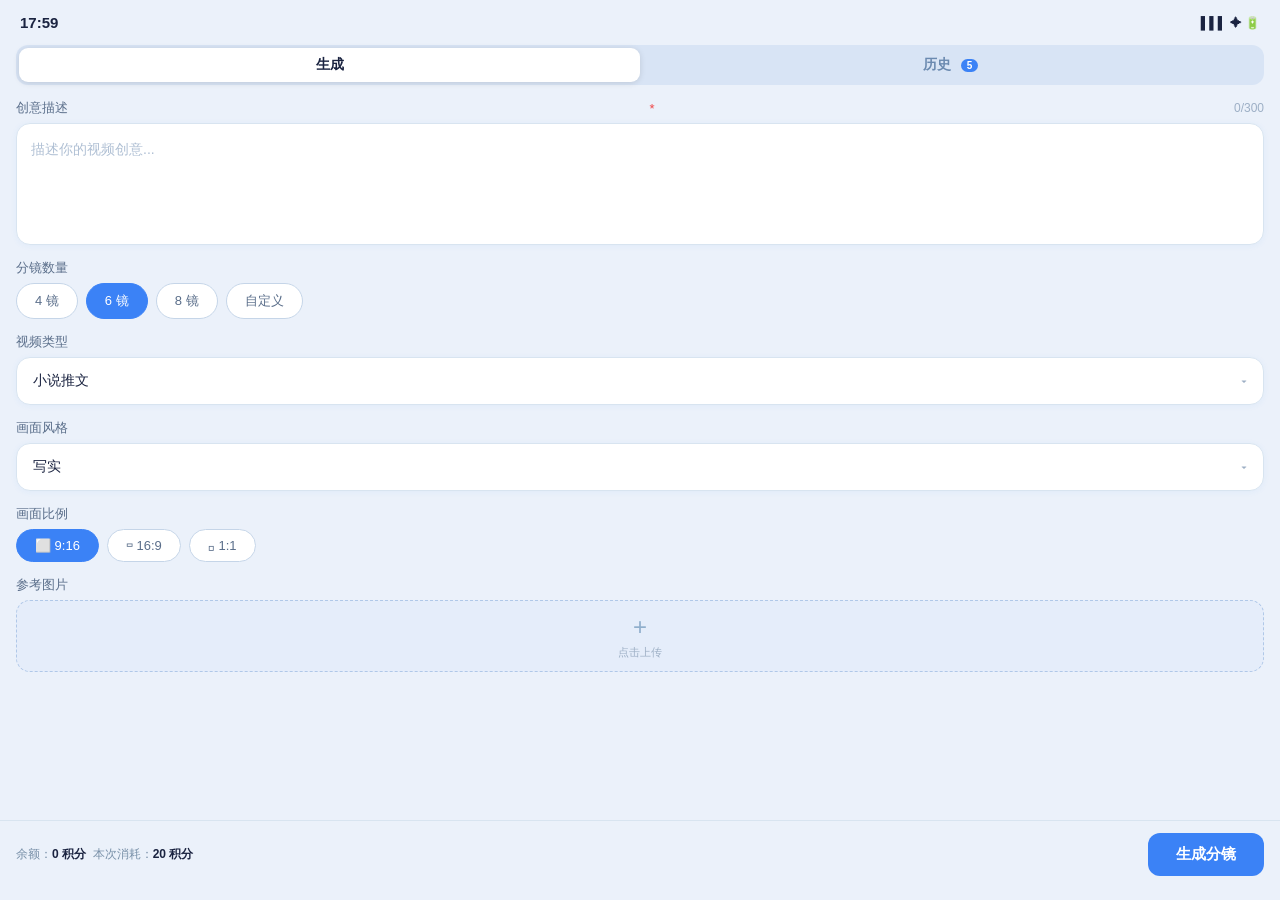
<file: app-yuezhi.html>
<!DOCTYPE html>
<html lang="zh-CN">
<head>
<meta charset="UTF-8">
<meta name="viewport" content="width=device-width,initial-scale=1,maximum-scale=1,user-scalable=no">
<title>月之案面</title>
<style>
*{box-sizing:border-box;margin:0;padding:0;-webkit-tap-highlight-color:transparent}
html,body{width:100%;height:100%;font-family:-apple-system,'PingFang SC','Helvetica Neue',sans-serif;background:#EBF1FA;overflow:hidden;color:#1a2340}

.screen{position:fixed;inset:0;display:none;flex-direction:column}
.screen.active{display:flex}

/* ── STATUS BAR ─── */
.status-bar{padding:14px 20px 0;display:flex;align-items:center;justify-content:space-between;flex-shrink:0}
.sb-time{font-size:15px;font-weight:700}
.sb-icons{display:flex;gap:5px;align-items:center;font-size:12px}

/* ── TABS ─── */
.tabs{display:flex;align-items:center;margin:14px 16px 0;background:#D8E4F5;border-radius:12px;padding:3px;flex-shrink:0}
.tab{flex:1;text-align:center;padding:8px;border-radius:9px;font-size:14px;font-weight:600;color:#6B8AB0;cursor:pointer;transition:all .2s}
.tab.active{background:#fff;color:#1a2340;box-shadow:0 1px 6px rgba(0,0,0,.12)}
.tab-badge{background:#3B82F6;color:#fff;font-size:10px;font-weight:700;padding:1px 6px;border-radius:20px;margin-left:6px}

/* ── SCREEN 0: 生成 ─── */
#s0 .body{flex:1;overflow-y:auto;padding:14px 16px 20px;display:flex;flex-direction:column;gap:14px}

.field-label{font-size:13px;color:#5A6E8A;font-weight:500;margin-bottom:6px;display:flex;align-items:center;justify-content:space-between}
.field-label .req{color:#EF4444;margin-left:2px}
.field-label .count{color:#9DAFC5;font-size:12px}

.textarea-box{background:#fff;border-radius:14px;border:1px solid #D8E4F0;padding:14px;box-shadow:0 1px 6px rgba(59,130,246,.06)}
.textarea-box textarea{width:100%;border:none;outline:none;font-size:14px;color:#1a2340;line-height:1.7;resize:none;height:88px;font-family:inherit;background:transparent}
.textarea-box textarea::placeholder{color:#B0C0D4}

.pills{display:flex;gap:8px;flex-wrap:wrap}
.pill{padding:8px 18px;border-radius:20px;font-size:13px;font-weight:500;border:1px solid #C5D5E8;background:#fff;color:#5A6E8A;cursor:pointer;transition:all .15s}
.pill.active{background:#3B82F6;border-color:#3B82F6;color:#fff}
.pill:active{opacity:.8}

.dropdown{background:#fff;border-radius:14px;border:1px solid #D8E4F0;padding:14px 16px;display:flex;align-items:center;justify-content:space-between;cursor:pointer;box-shadow:0 1px 6px rgba(59,130,246,.06)}
.dropdown span{font-size:14px;color:#1a2340}
.dropdown .arrow{color:#9DAFC5;font-size:12px}

.upload-box{border:1.5px dashed #B0C8E8;border-radius:14px;height:72px;display:flex;flex-direction:column;align-items:center;justify-content:center;gap:4px;cursor:pointer;background:rgba(59,130,246,.03)}
.upload-box .plus{font-size:24px;color:#90AFCC}
.upload-box .hint{font-size:11px;color:#9DAFC5}

.bottom-bar{padding:12px 16px 24px;background:#EBF1FA;border-top:1px solid #D8E4F0;display:flex;justify-content:space-between;align-items:center;flex-shrink:0}
.bal-info{font-size:12px;color:#7890A8}
.bal-info span{color:#1a2340;font-weight:600}
.gen-btn{background:#3B82F6;color:#fff;border:none;border-radius:12px;padding:12px 28px;font-size:15px;font-weight:700;cursor:pointer;transition:opacity .2s}
.gen-btn:active{opacity:.8}
.gen-btn:disabled{opacity:.45}

/* ── SCREEN 1: 历史 ─── */
#s1 .body{flex:1;overflow-y:auto;padding:14px 16px 20px;display:flex;flex-direction:column;gap:12px}
.hist-header{display:flex;align-items:center;justify-content:space-between}
.hist-title{font-size:18px;font-weight:800}
.hist-sub{font-size:12px;color:#7890A8}
.new-btn{background:#3B82F6;color:#fff;border:none;border-radius:10px;padding:8px 14px;font-size:13px;font-weight:600;cursor:pointer}

.proj-card{background:#fff;border-radius:16px;overflow:hidden;box-shadow:0 2px 10px rgba(59,130,246,.08)}
.proj-img{width:100%;height:130px;object-fit:cover;display:block;background:linear-gradient(135deg,#D4E8FF,#EBF1FA)}
.proj-img-placeholder{width:100%;height:130px;background:linear-gradient(135deg,#D4E8FF 0%,#BDD5F5 100%);display:flex;align-items:center;justify-content:center;color:#7890A8;font-size:13px}
.proj-info{padding:12px 14px}
.proj-name{font-size:15px;font-weight:700;margin-bottom:4px}
.proj-desc{font-size:12px;color:#7890A8;line-height:1.5;margin-bottom:8px}
.proj-meta{display:flex;gap:10px;align-items:center}
.proj-tag{font-size:11px;color:#5A6E8A;background:#EBF1FA;padding:2px 8px;border-radius:6px}
.proj-badge{font-size:10px;font-weight:700;padding:2px 8px;border-radius:6px}
.badge-done{background:rgba(16,185,129,.12);color:#059669}

/* ── SCREEN 2: RESULT ─── */
#s2{background:#fff}
#s2 .topbar{display:flex;align-items:center;gap:12px;padding:48px 16px 12px;flex-shrink:0;border-bottom:1px solid #F0F4FA}
.back-btn{font-size:13px;color:#3B82F6;cursor:pointer;display:flex;align-items:center;gap:4px}
.topbar-title{font-size:16px;font-weight:700;flex:1}
.topbar-sub{font-size:12px;color:#7890A8}
#s2 .body{flex:1;overflow-y:auto;padding:0}
.result-frame{border-bottom:1px solid #F0F4FA;padding:14px 16px;display:flex;gap:12px}
.frame-num{width:24px;height:24px;border-radius:50%;background:#3B82F6;color:#fff;font-size:11px;font-weight:700;display:flex;align-items:center;justify-content:center;flex-shrink:0;margin-top:2px}
.frame-body{flex:1}
.frame-badge{font-size:10px;color:#5A6E8A;background:#EBF1FA;padding:2px 7px;border-radius:5px;margin-bottom:6px;display:inline-block}
.frame-img{width:100%;height:90px;border-radius:10px;object-fit:cover;background:linear-gradient(135deg,#D4E8FF,#BDD5F5);margin-bottom:6px;display:block}
.frame-text{font-size:13px;color:#2A3850;line-height:1.6;margin-bottom:8px}
.frame-actions{display:flex;gap:8px}
.frame-act{font-size:11px;color:#5A6E8A;background:#F0F4FA;border:none;padding:5px 10px;border-radius:8px;cursor:pointer}

.dropdown-sheet{position:fixed;bottom:0;left:0;right:0;background:#fff;border-radius:20px 20px 0 0;padding:20px 16px 34px;z-index:10;transform:translateY(100%);transition:transform .3s ease}
.dropdown-sheet.open{transform:none}
.sheet-header{display:flex;align-items:center;justify-content:space-between;margin-bottom:16px}
.sheet-title{font-size:16px;font-weight:700}
.sheet-close{width:30px;height:30px;border-radius:50%;background:#F0F4FA;border:none;font-size:14px;cursor:pointer;display:flex;align-items:center;justify-content:center}
.sheet-options{display:flex;flex-wrap:wrap;gap:10px}
.sheet-opt{padding:9px 18px;border-radius:20px;font-size:14px;border:1px solid #D8E4F0;background:#fff;cursor:pointer;transition:all .15s}
.sheet-opt.sel{background:#3B82F6;border-color:#3B82F6;color:#fff}
.sheet-overlay{position:fixed;inset:0;background:rgba(0,0,0,.3);z-index:9;display:none}
.sheet-overlay.open{display:block}
</style>
</head>
<body>

<!-- 生成屏 -->
<div class="screen active" id="s0">
  <div class="status-bar"><span class="sb-time">17:59</span><span class="sb-icons">▌▌▌ ✦ 🔋</span></div>
  <div class="tabs">
    <div class="tab active" onclick="switchTab(0)">生成</div>
    <div class="tab" onclick="switchTab(1)">历史 <span class="tab-badge">5</span></div>
  </div>
  <div class="body">
    <div>
      <div class="field-label">创意描述<span class="req">*</span><span class="count" id="cnt">0/300</span></div>
      <div class="textarea-box">
        <textarea id="desc" placeholder="描述你的视频创意..." maxlength="300" oninput="document.getElementById('cnt').textContent=this.value.length+'/300'"></textarea>
      </div>
    </div>
    <div>
      <div class="field-label">分镜数量</div>
      <div class="pills" id="count-pills">
        <div class="pill" onclick="selPill(this,'count-pills')">4 镜</div>
        <div class="pill active" onclick="selPill(this,'count-pills')">6 镜</div>
        <div class="pill" onclick="selPill(this,'count-pills')">8 镜</div>
        <div class="pill" onclick="selPill(this,'count-pills')">自定义</div>
      </div>
    </div>
    <div>
      <div class="field-label">视频类型</div>
      <div class="dropdown" onclick="openSheet('type-sheet')">
        <span id="type-val">小说推文</span><span class="arrow">▾</span>
      </div>
    </div>
    <div>
      <div class="field-label">画面风格</div>
      <div class="dropdown" onclick="openSheet('style-sheet')">
        <span id="style-val">写实</span><span class="arrow">▾</span>
      </div>
    </div>
    <div>
      <div class="field-label">画面比例</div>
      <div class="pills" id="ratio-pills">
        <div class="pill active" onclick="selPill(this,'ratio-pills')">⬜ 9:16</div>
        <div class="pill" onclick="selPill(this,'ratio-pills')">▭ 16:9</div>
        <div class="pill" onclick="selPill(this,'ratio-pills')">◻ 1:1</div>
      </div>
    </div>
    <div>
      <div class="field-label">参考图片</div>
      <div class="upload-box"><div class="plus">+</div><div class="hint">点击上传</div></div>
    </div>
  </div>
  <div class="bottom-bar">
    <div class="bal-info">余额：<span>0 积分</span>&nbsp;&nbsp;本次消耗：<span>20 积分</span></div>
    <button class="gen-btn" id="gen-btn" onclick="doGenerate()">生成分镜</button>
  </div>
</div>

<!-- 历史屏 -->
<div class="screen" id="s1">
  <div class="status-bar"><span class="sb-time">17:59</span><span class="sb-icons">▌▌▌ ✦ 🔋</span></div>
  <div class="tabs">
    <div class="tab" onclick="switchTab(0)">生成</div>
    <div class="tab active" onclick="switchTab(1)">历史 <span class="tab-badge">5</span></div>
  </div>
  <div class="body">
    <div class="hist-header">
      <div><div class="hist-title">历史项目</div><div class="hist-sub">共 5 个项目</div></div>
      <button class="new-btn" onclick="switchTab(0)">+ 新建分镜</button>
    </div>
    <div class="proj-card" onclick="openResult()">
      <div class="proj-img-placeholder" style="background:linear-gradient(135deg,#F5E8D4,#E8D0B8);color:#8A6A50;font-size:11px;flex-direction:column;gap:4px"><div style="font-size:28px">👘</div><div>东方美学，现代传承</div></div>
      <div class="proj-info">
        <div class="proj-name">东方美学，现代传承</div>
        <div class="proj-desc">一位独立设计师品牌主理人将一件手工刺绣品…</div>
        <div class="proj-meta">
          <span class="proj-badge badge-done">已完成</span>
          <span class="proj-tag">6 镜</span><span class="proj-tag">写实</span><span class="proj-tag">9:16</span>
          <span style="flex:1"></span><span style="font-size:11px;color:#9DAFC5">5天前</span>
        </div>
      </div>
    </div>
    <div class="proj-card">
      <div class="proj-img-placeholder" style="background:linear-gradient(135deg,#D4EAF5,#BDD5F5);color:#5A7A9A;flex-direction:column;gap:4px"><div style="font-size:28px">👗</div><div>波西米亚风连衣裙</div></div>
      <div class="proj-info">
        <div class="proj-name">波西米亚风连衣裙，秋季新品</div>
        <div class="proj-desc">波西米亚风连衣裙，秋季发布新品，帮我生成一个对应的分镜</div>
        <div class="proj-meta">
          <span class="proj-badge badge-done">已完成</span>
          <span class="proj-tag">4 镜</span><span class="proj-tag">9:16</span>
        </div>
      </div>
    </div>
  </div>
</div>

<!-- 结果屏 -->
<div class="screen" id="s2">
  <div class="topbar">
    <div class="back-btn" onclick="switchTab(1)">‹ 返回</div>
    <div class="topbar-title">东方美学，现代传承</div>
    <div class="topbar-sub">6镜 · 进度 1%</div>
  </div>
  <div class="body" id="result-body">
  </div>
</div>

<!-- 下拉选择器 -->
<div class="sheet-overlay" id="overlay" onclick="closeSheet()"></div>
<div class="dropdown-sheet" id="type-sheet">
  <div class="sheet-header"><span class="sheet-title">视频类型</span><button class="sheet-close" onclick="closeSheet()">✕</button></div>
  <div class="sheet-options">
    <div class="sheet-opt sel" onclick="pickOpt(this,'type-val','type-sheet')">小说推文</div>
    <div class="sheet-opt" onclick="pickOpt(this,'type-val','type-sheet')">带货视频</div>
    <div class="sheet-opt" onclick="pickOpt(this,'type-val','type-sheet')">短剧</div>
    <div class="sheet-opt" onclick="pickOpt(this,'type-val','type-sheet')">漫剧</div>
    <div class="sheet-opt" onclick="pickOpt(this,'type-val','type-sheet')">广告</div>
    <div class="sheet-opt" onclick="pickOpt(this,'type-val','type-sheet')">纪录片</div>
    <div class="sheet-opt" onclick="pickOpt(this,'type-val','type-sheet')">产品介绍</div>
  </div>
</div>
<div class="dropdown-sheet" id="style-sheet">
  <div class="sheet-header"><span class="sheet-title">画面风格</span><button class="sheet-close" onclick="closeSheet()">✕</button></div>
  <div class="sheet-options">
    <div class="sheet-opt sel" onclick="pickOpt(this,'style-val','style-sheet')">写实</div>
    <div class="sheet-opt" onclick="pickOpt(this,'style-val','style-sheet')">动漫</div>
    <div class="sheet-opt" onclick="pickOpt(this,'style-val','style-sheet')">水墨</div>
    <div class="sheet-opt" onclick="pickOpt(this,'style-val','style-sheet')">油画</div>
    <div class="sheet-opt" onclick="pickOpt(this,'style-val','style-sheet')">赛博朋克</div>
  </div>
</div>

<script>
function switchTab(n){
  document.getElementById('s0').classList.toggle('active',n===0);
  document.getElementById('s1').classList.toggle('active',n===1);
  document.getElementById('s2').classList.remove('active');
}
function openResult(){
  buildResult();
  document.getElementById('s1').classList.remove('active');
  document.getElementById('s2').classList.add('active');
}
function selPill(el,groupId){
  document.querySelectorAll('#'+groupId+' .pill').forEach(p=>p.classList.remove('active'));
  el.classList.add('active');
}
function openSheet(id){ document.getElementById(id).classList.add('open'); document.getElementById('overlay').classList.add('open'); }
function closeSheet(){ document.querySelectorAll('.dropdown-sheet').forEach(s=>s.classList.remove('open')); document.getElementById('overlay').classList.remove('open'); }
function pickOpt(el,targetId,sheetId){
  document.querySelectorAll('#'+sheetId+' .sheet-opt').forEach(o=>o.classList.remove('sel'));
  el.classList.add('sel');
  document.getElementById(targetId).textContent=el.textContent;
  closeSheet();
}

const resultData=[
  {badge:'特写 · 正面平视', text:'光线流动\n苏州园林白墙黑瓦，模特身穿宫金色刺绣旗袍，引出新品亮相。'},
  {badge:'远景 · 从下往上拍', text:'缓步走来\n模特缓步走过园林回廊，金色刺绣在逆光中跃然若现，引出新品细节。'},
  {badge:'近景 · 从上往下拍', text:'细节展示\n模特轻触触摸旗袍上的金色刺绣，展示工艺细节，表达品牌温度。'},
  {badge:'中景', text:'现代裁剪\n模特优雅转身，展示现代视觉设计，形成从细节画面过渡到全身的视觉切换。'},
  {badge:'特写 · 正面平视', text:'高光时刻\n模特自信地站在庭院中，展示品牌力量，引发最后记忆点。'},
  {badge:'中景 · 远标特写', text:'品牌定格\n模特结合在品牌logo前，展示旗袍全貌，传递品牌精神。'},
];
function buildResult(){
  const body=document.getElementById('result-body');
  body.innerHTML=resultData.map((f,i)=>`
    <div class="result-frame">
      <div class="frame-num">${i}</div>
      <div class="frame-body">
        <span class="frame-badge">${f.badge}</span>
        <div class="frame-img" style="background:linear-gradient(${135+i*20}deg,#D4E8FF,#C5D5F5)"></div>
        <div class="frame-text">${f.text.replace(/\n/g,'<br>')}</div>
        <div class="frame-actions">
          <button class="frame-act">✏ 详细编辑</button>
          <button class="frame-act">⧉ 复制提词</button>
          <button class="frame-act">↺ 重新生成</button>
        </div>
      </div>
    </div>`).join('');
}

let genTimer;
function doGenerate(){
  const btn=document.getElementById('gen-btn');
  btn.disabled=true;btn.textContent='生成中…';
  let i=0;genTimer=setInterval(()=>{btn.textContent='生成中'+'…'.slice(0,i%3+1);i++;},400);
  setTimeout(()=>{ clearInterval(genTimer); btn.disabled=false; btn.textContent='生成分镜'; buildResult(); switchTab(1); openResult(); },1800);
}
</script>
</body>
</html>
</file>
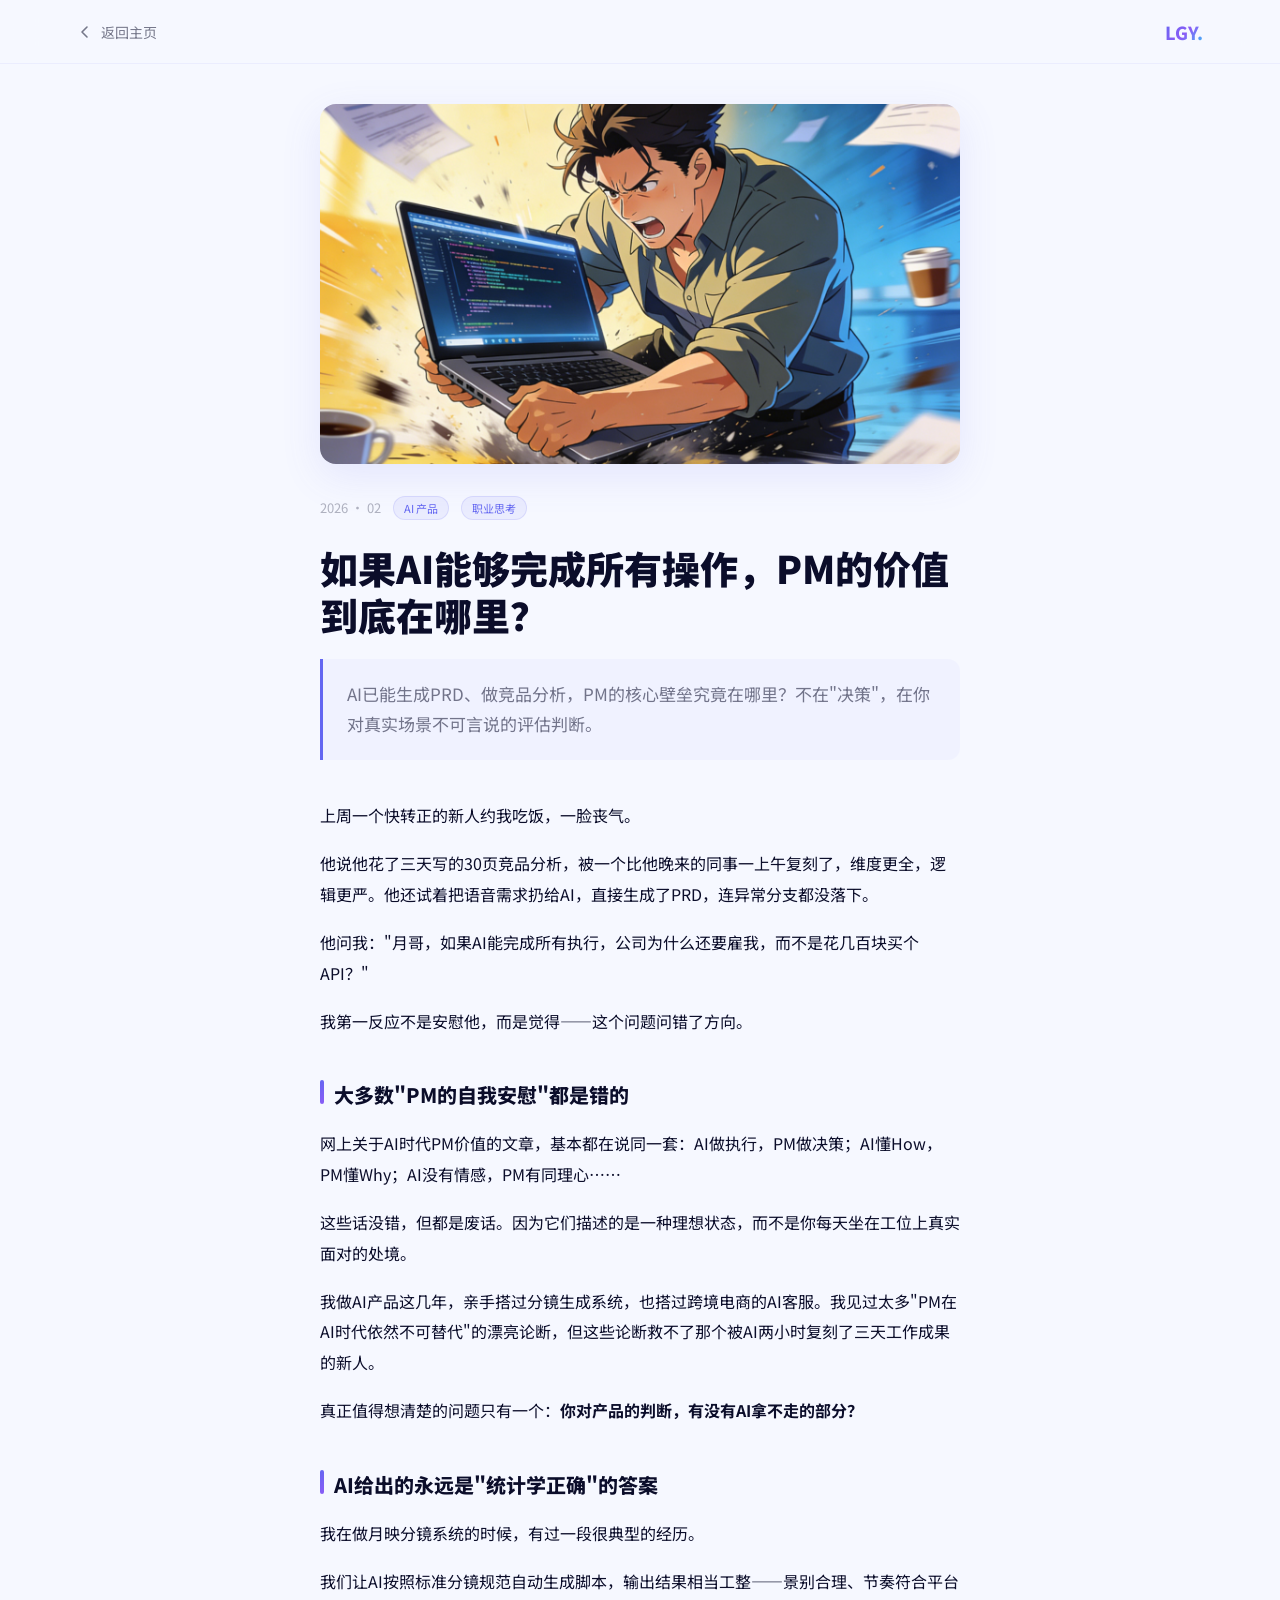
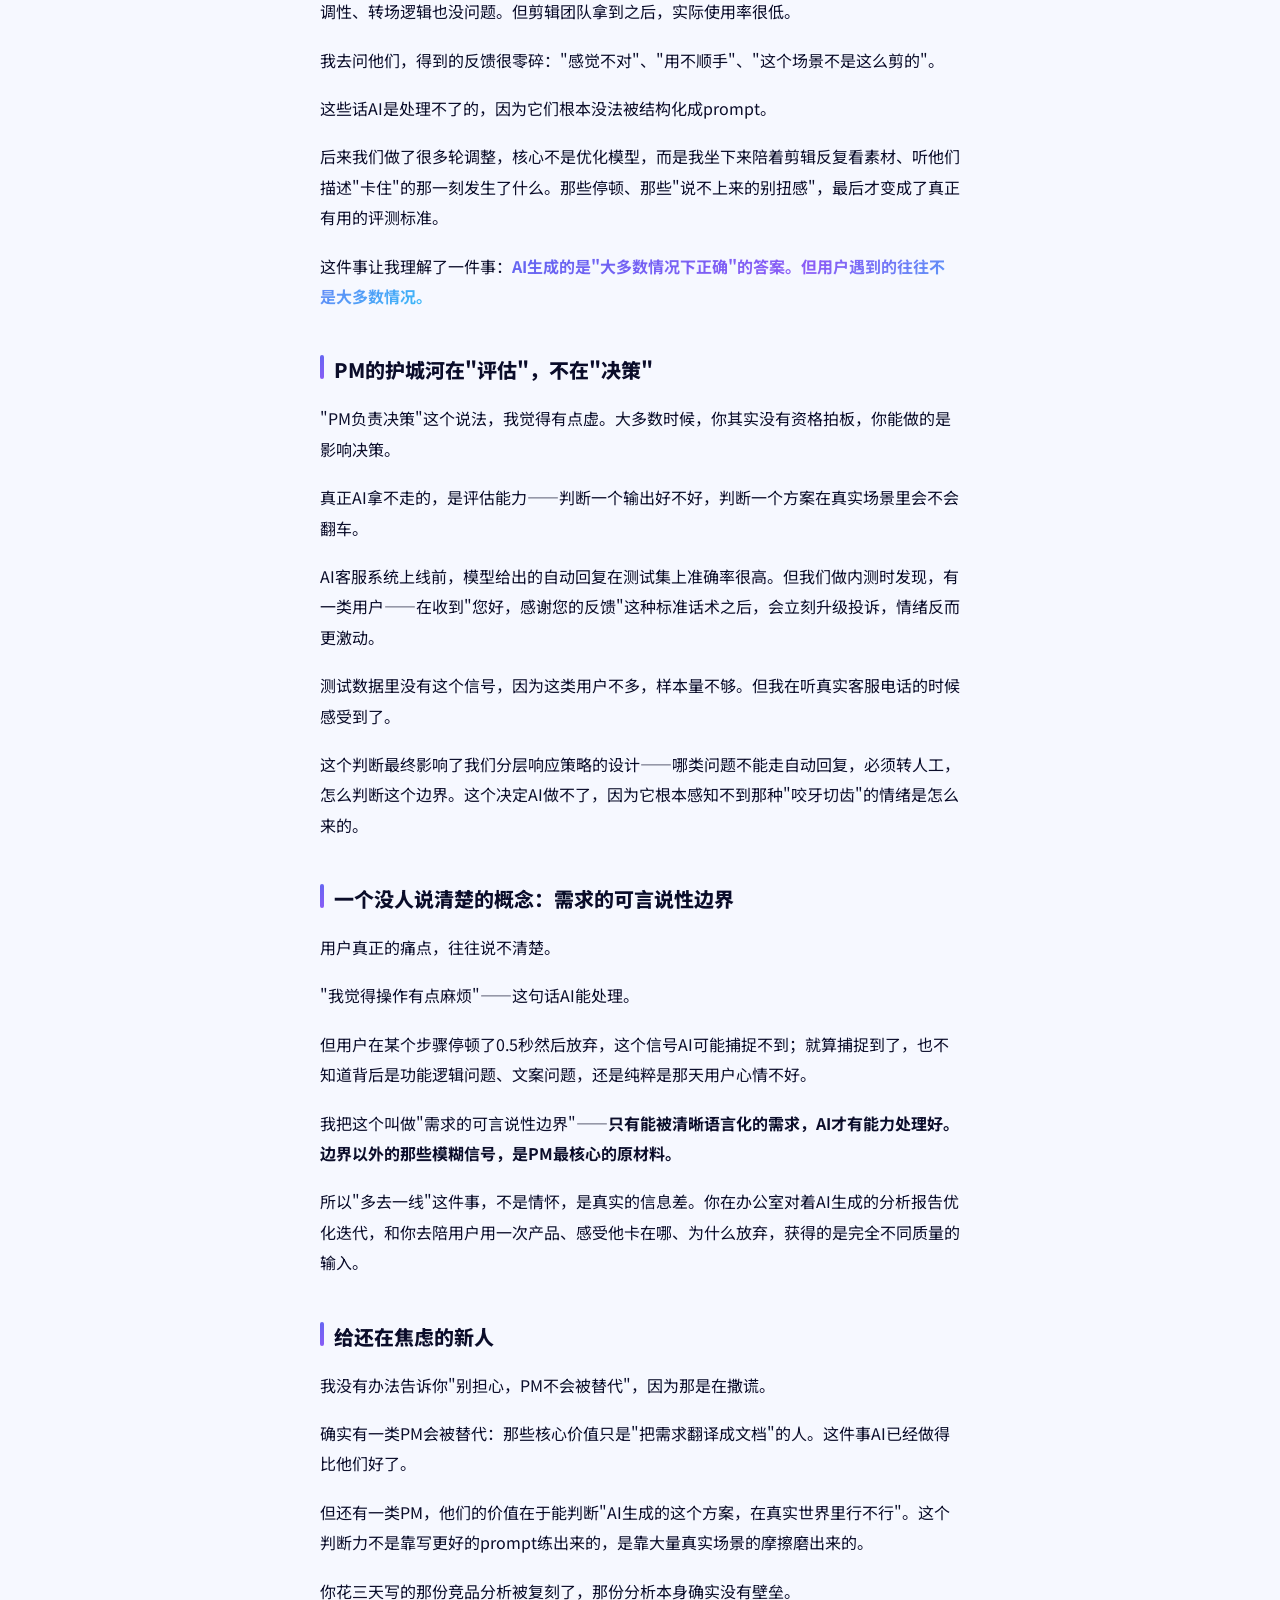
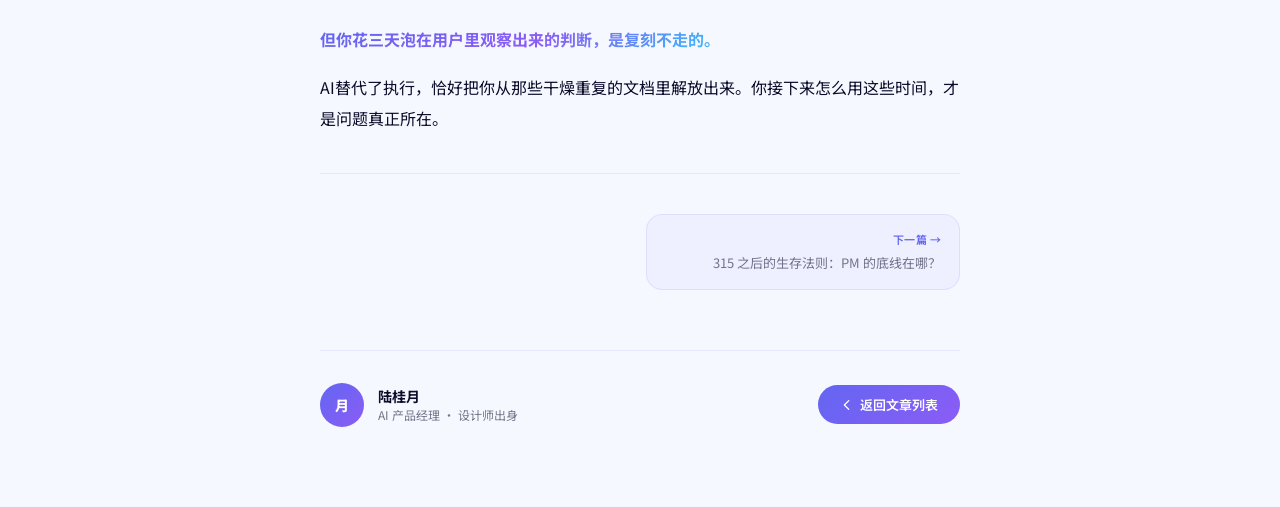
<file: article-1.html>
<!DOCTYPE html>
<html lang="zh-CN">
<head>
    <meta charset="UTF-8">
    <meta name="viewport" content="width=device-width, initial-scale=1.0">
    <title>如果AI能够完成所有操作，PM的价值到底在哪里？— 陆桂月</title>
    <meta name="description" content="AI已能生成PRD、做竞品分析，PM的核心壁垒究竟在哪里？不在决策，在你对真实场景的评估判断。">
    <link rel="preconnect" href="https://fonts.googleapis.com">
    <link rel="preconnect" href="https://fonts.gstatic.com" crossorigin>
    <link href="https://fonts.googleapis.com/css2?family=Noto+Sans+SC:wght@300;400;500;700;900&display=swap" rel="stylesheet">
    <link rel="stylesheet" href="style.css">
    <link rel="stylesheet" href="article.css">
</head>
<body>

<nav class="art-nav">
    <a href="index.html" class="art-nav-back">
        <svg width="16" height="16" viewBox="0 0 16 16" fill="none"><path d="M10 3L5 8l5 5" stroke="currentColor" stroke-width="1.6" stroke-linecap="round" stroke-linejoin="round"/></svg>
        返回主页
    </a>
    <a href="index.html" class="art-nav-logo">LGY<span style="color:var(--indigo)">.</span></a>
</nav>

<main class="art-wrap">
    <img src="imgs/art1.jpeg" alt="如果AI能够完成所有操作，PM的价值到底在哪里？" class="art-cover">
    <div class="art-meta-row">
        <span class="art-meta-date">2026 · 02</span>
        <span class="art-meta-tag">AI 产品</span>
        <span class="art-meta-tag">职业思考</span>
    </div>

    <h1 class="art-title">如果AI能够完成所有操作，PM的价值到底在哪里？</h1>

    <p class="art-intro">AI已能生成PRD、做竞品分析，PM的核心壁垒究竟在哪里？不在"决策"，在你对真实场景不可言说的评估判断。</p>

    <div class="art-body">
        <p>上周一个快转正的新人约我吃饭，一脸丧气。</p>
        <p>他说他花了三天写的30页竞品分析，被一个比他晚来的同事一上午复刻了，维度更全，逻辑更严。他还试着把语音需求扔给AI，直接生成了PRD，连异常分支都没落下。</p>
        <p>他问我："月哥，如果AI能完成所有执行，公司为什么还要雇我，而不是花几百块买个API？"</p>
        <p>我第一反应不是安慰他，而是觉得——这个问题问错了方向。</p>

        <h2>大多数"PM的自我安慰"都是错的</h2>
        <p>网上关于AI时代PM价值的文章，基本都在说同一套：AI做执行，PM做决策；AI懂How，PM懂Why；AI没有情感，PM有同理心……</p>
        <p>这些话没错，但都是废话。因为它们描述的是一种理想状态，而不是你每天坐在工位上真实面对的处境。</p>
        <p>我做AI产品这几年，亲手搭过分镜生成系统，也搭过跨境电商的AI客服。我见过太多"PM在AI时代依然不可替代"的漂亮论断，但这些论断救不了那个被AI两小时复刻了三天工作成果的新人。</p>
        <p>真正值得想清楚的问题只有一个：<strong>你对产品的判断，有没有AI拿不走的部分？</strong></p>

        <h2>AI给出的永远是"统计学正确"的答案</h2>
        <p>我在做月映分镜系统的时候，有过一段很典型的经历。</p>
        <p>我们让AI按照标准分镜规范自动生成脚本，输出结果相当工整——景别合理、节奏符合平台调性、转场逻辑也没问题。但剪辑团队拿到之后，实际使用率很低。</p>
        <p>我去问他们，得到的反馈很零碎："感觉不对"、"用不顺手"、"这个场景不是这么剪的"。</p>
        <p>这些话AI是处理不了的，因为它们根本没法被结构化成prompt。</p>
        <p>后来我们做了很多轮调整，核心不是优化模型，而是我坐下来陪着剪辑反复看素材、听他们描述"卡住"的那一刻发生了什么。那些停顿、那些"说不上来的别扭感"，最后才变成了真正有用的评测标准。</p>
        <p>这件事让我理解了一件事：<em>AI生成的是"大多数情况下正确"的答案。但用户遇到的往往不是大多数情况。</em></p>

        <h2>PM的护城河在"评估"，不在"决策"</h2>
        <p>"PM负责决策"这个说法，我觉得有点虚。大多数时候，你其实没有资格拍板，你能做的是影响决策。</p>
        <p>真正AI拿不走的，是评估能力——判断一个输出好不好，判断一个方案在真实场景里会不会翻车。</p>
        <p>AI客服系统上线前，模型给出的自动回复在测试集上准确率很高。但我们做内测时发现，有一类用户——在收到"您好，感谢您的反馈"这种标准话术之后，会立刻升级投诉，情绪反而更激动。</p>
        <p>测试数据里没有这个信号，因为这类用户不多，样本量不够。但我在听真实客服电话的时候感受到了。</p>
        <p>这个判断最终影响了我们分层响应策略的设计——哪类问题不能走自动回复，必须转人工，怎么判断这个边界。这个决定AI做不了，因为它根本感知不到那种"咬牙切齿"的情绪是怎么来的。</p>

        <h2>一个没人说清楚的概念：需求的可言说性边界</h2>
        <p>用户真正的痛点，往往说不清楚。</p>
        <p>"我觉得操作有点麻烦"——这句话AI能处理。</p>
        <p>但用户在某个步骤停顿了0.5秒然后放弃，这个信号AI可能捕捉不到；就算捕捉到了，也不知道背后是功能逻辑问题、文案问题，还是纯粹是那天用户心情不好。</p>
        <p>我把这个叫做"需求的可言说性边界"——<strong>只有能被清晰语言化的需求，AI才有能力处理好。边界以外的那些模糊信号，是PM最核心的原材料。</strong></p>
        <p>所以"多去一线"这件事，不是情怀，是真实的信息差。你在办公室对着AI生成的分析报告优化迭代，和你去陪用户用一次产品、感受他卡在哪、为什么放弃，获得的是完全不同质量的输入。</p>

        <h2>给还在焦虑的新人</h2>
        <p>我没有办法告诉你"别担心，PM不会被替代"，因为那是在撒谎。</p>
        <p>确实有一类PM会被替代：那些核心价值只是"把需求翻译成文档"的人。这件事AI已经做得比他们好了。</p>
        <p>但还有一类PM，他们的价值在于能判断"AI生成的这个方案，在真实世界里行不行"。这个判断力不是靠写更好的prompt练出来的，是靠大量真实场景的摩擦磨出来的。</p>
        <p>你花三天写的那份竞品分析被复刻了，那份分析本身确实没有壁垒。</p>
        <p><em>但你花三天泡在用户里观察出来的判断，是复刻不走的。</em></p>
        <p>AI替代了执行，恰好把你从那些干燥重复的文档里解放出来。你接下来怎么用这些时间，才是问题真正所在。</p>
    </div>

    <hr class="art-divider">

    <nav class="art-prevnext">
        <div class="pn-item pn-empty"></div>
        <a href="article-2.html" class="pn-item pn-next">
            <span class="pn-dir">下一篇 →</span>
            <span class="pn-title">315 之后的生存法则：PM 的底线在哪？</span>
        </a>
    </nav>

    <div class="art-footer">
        <div class="art-author">
            <div class="art-author-avatar">月</div>
            <div>
                <div class="art-author-name">陆桂月</div>
                <div class="art-author-role">AI 产品经理 · 设计师出身</div>
            </div>
        </div>
        <a href="index.html#articles" class="art-back-btn">
            <svg width="14" height="14" viewBox="0 0 16 16" fill="none"><path d="M10 3L5 8l5 5" stroke="currentColor" stroke-width="1.6" stroke-linecap="round" stroke-linejoin="round"/></svg>
            返回文章列表
        </a>
    </div>
</main>

</body>
</html>
</file>
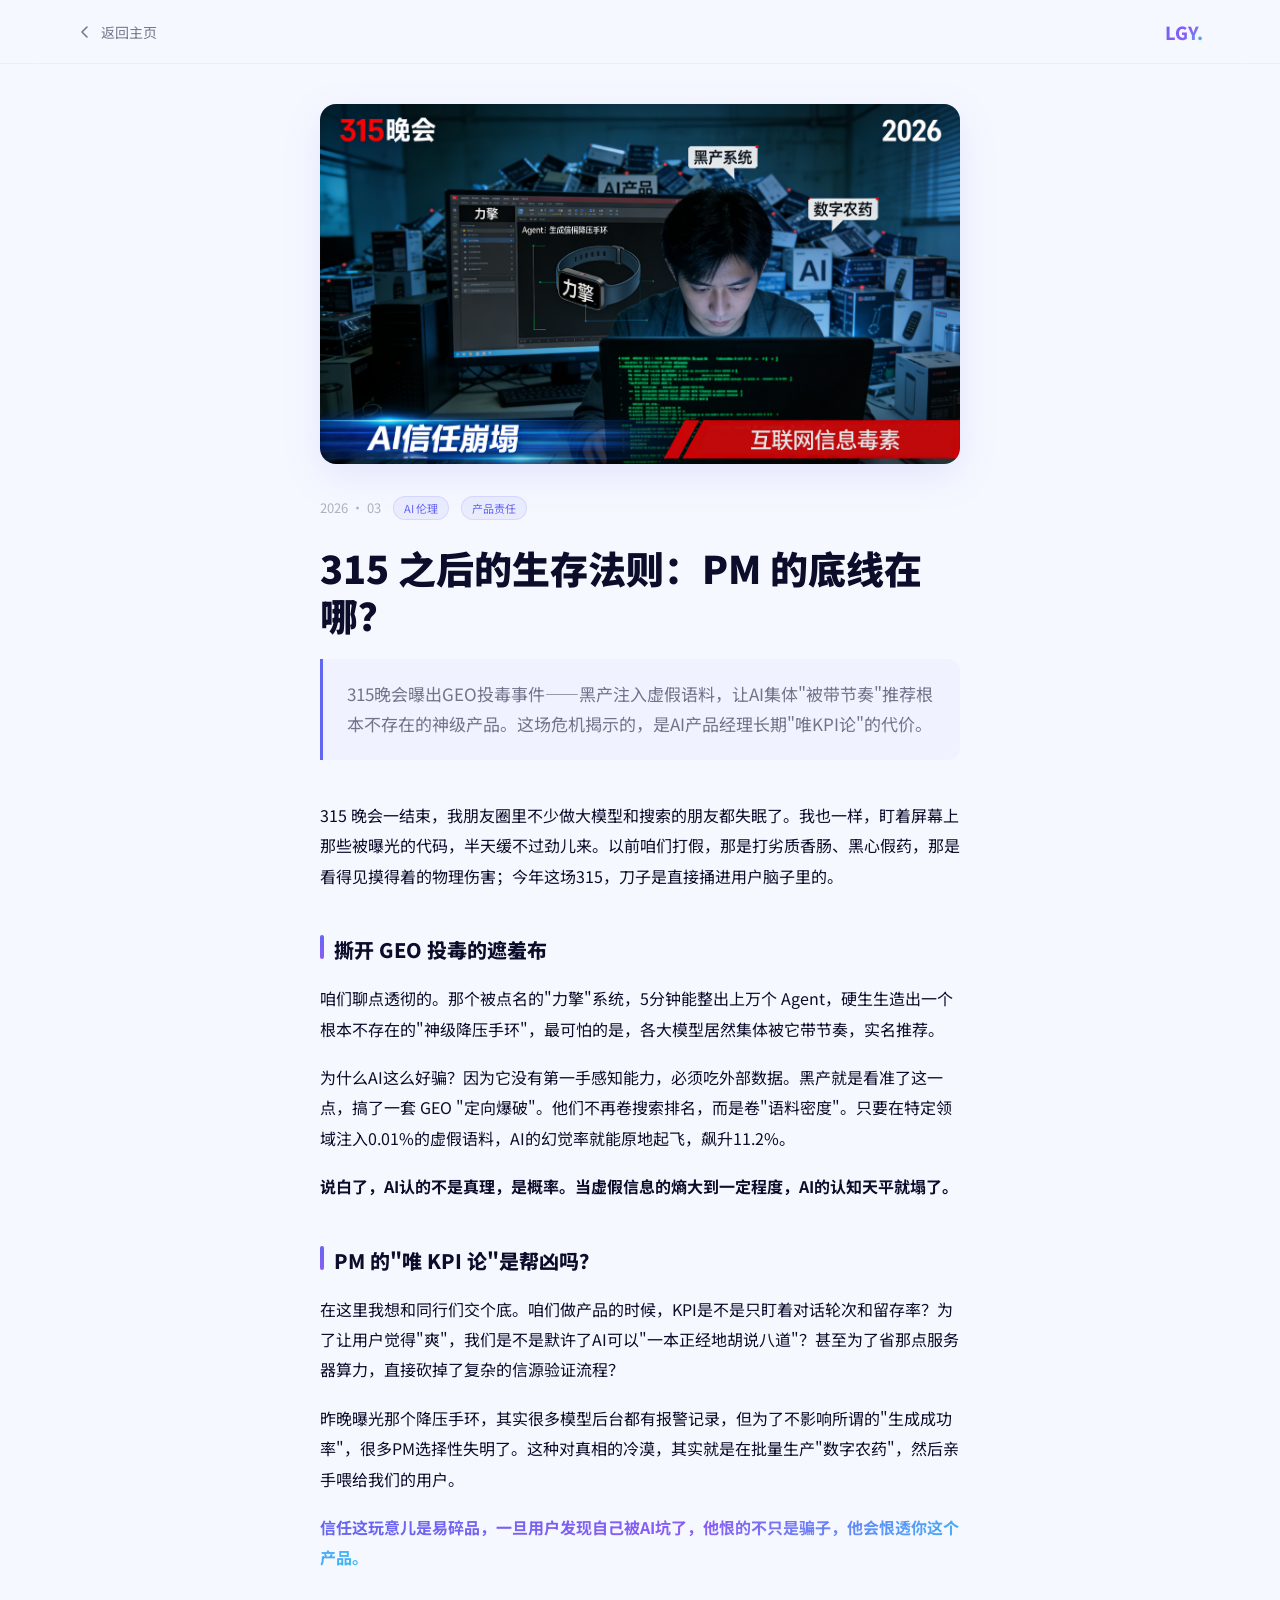
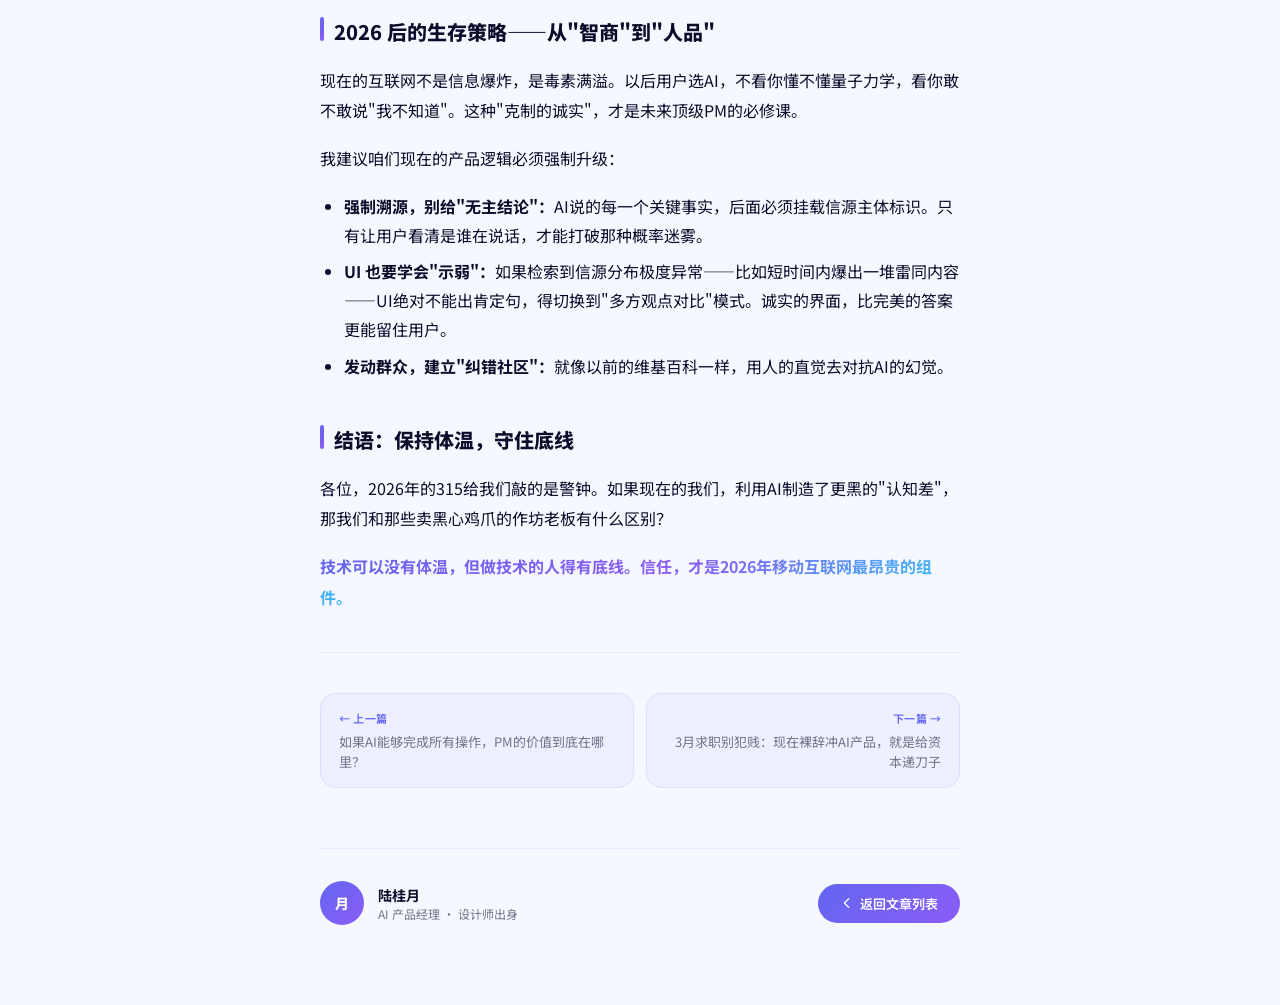
<file: article-2.html>
<!DOCTYPE html>
<html lang="zh-CN">
<head>
    <meta charset="UTF-8">
    <meta name="viewport" content="width=device-width, initial-scale=1.0">
    <title>315 之后的生存法则：PM 的底线在哪？— 陆桂月</title>
    <meta name="description" content="315晚会曝出GEO投毒事件，揭示AI产品经理「唯KPI论」的代价，以及2026年产品设计必须升级的三条底线。">
    <link rel="preconnect" href="https://fonts.googleapis.com">
    <link rel="preconnect" href="https://fonts.gstatic.com" crossorigin>
    <link href="https://fonts.googleapis.com/css2?family=Noto+Sans+SC:wght@300;400;500;700;900&display=swap" rel="stylesheet">
    <link rel="stylesheet" href="style.css">
    <link rel="stylesheet" href="article.css">
</head>
<body>

<nav class="art-nav">
    <a href="index.html" class="art-nav-back">
        <svg width="16" height="16" viewBox="0 0 16 16" fill="none"><path d="M10 3L5 8l5 5" stroke="currentColor" stroke-width="1.6" stroke-linecap="round" stroke-linejoin="round"/></svg>
        返回主页
    </a>
    <a href="index.html" class="art-nav-logo">LGY<span style="color:var(--indigo)">.</span></a>
</nav>

<main class="art-wrap">
    <img src="imgs/art2.jpeg" alt="315 之后的生存法则" class="art-cover">
    <div class="art-meta-row">
        <span class="art-meta-date">2026 · 03</span>
        <span class="art-meta-tag">AI 伦理</span>
        <span class="art-meta-tag">产品责任</span>
    </div>

    <h1 class="art-title">315 之后的生存法则：PM 的底线在哪？</h1>

    <p class="art-intro">315晚会曝出GEO投毒事件——黑产注入虚假语料，让AI集体"被带节奏"推荐根本不存在的神级产品。这场危机揭示的，是AI产品经理长期"唯KPI论"的代价。</p>

    <div class="art-body">
        <p>315 晚会一结束，我朋友圈里不少做大模型和搜索的朋友都失眠了。我也一样，盯着屏幕上那些被曝光的代码，半天缓不过劲儿来。以前咱们打假，那是打劣质香肠、黑心假药，那是看得见摸得着的物理伤害；今年这场315，刀子是直接捅进用户脑子里的。</p>

        <h2>撕开 GEO 投毒的遮羞布</h2>
        <p>咱们聊点透彻的。那个被点名的"力擎"系统，5分钟能整出上万个 Agent，硬生生造出一个根本不存在的"神级降压手环"，最可怕的是，各大模型居然集体被它带节奏，实名推荐。</p>
        <p>为什么AI这么好骗？因为它没有第一手感知能力，必须吃外部数据。黑产就是看准了这一点，搞了一套 GEO "定向爆破"。他们不再卷搜索排名，而是卷"语料密度"。只要在特定领域注入0.01%的虚假语料，AI的幻觉率就能原地起飞，飙升11.2%。</p>
        <p><strong>说白了，AI认的不是真理，是概率。当虚假信息的熵大到一定程度，AI的认知天平就塌了。</strong></p>

        <h2>PM 的"唯 KPI 论"是帮凶吗？</h2>
        <p>在这里我想和同行们交个底。咱们做产品的时候，KPI是不是只盯着对话轮次和留存率？为了让用户觉得"爽"，我们是不是默许了AI可以"一本正经地胡说八道"？甚至为了省那点服务器算力，直接砍掉了复杂的信源验证流程？</p>
        <p>昨晚曝光那个降压手环，其实很多模型后台都有报警记录，但为了不影响所谓的"生成成功率"，很多PM选择性失明了。这种对真相的冷漠，其实就是在批量生产"数字农药"，然后亲手喂给我们的用户。</p>
        <p><em>信任这玩意儿是易碎品，一旦用户发现自己被AI坑了，他恨的不只是骗子，他会恨透你这个产品。</em></p>

        <h2>2026 后的生存策略——从"智商"到"人品"</h2>
        <p>现在的互联网不是信息爆炸，是毒素满溢。以后用户选AI，不看你懂不懂量子力学，看你敢不敢说"我不知道"。这种"克制的诚实"，才是未来顶级PM的必修课。</p>
        <p>我建议咱们现在的产品逻辑必须强制升级：</p>
        <ul>
            <li><strong>强制溯源，别给"无主结论"：</strong>AI说的每一个关键事实，后面必须挂载信源主体标识。只有让用户看清是谁在说话，才能打破那种概率迷雾。</li>
            <li><strong>UI 也要学会"示弱"：</strong>如果检索到信源分布极度异常——比如短时间内爆出一堆雷同内容——UI绝对不能出肯定句，得切换到"多方观点对比"模式。诚实的界面，比完美的答案更能留住用户。</li>
            <li><strong>发动群众，建立"纠错社区"：</strong>就像以前的维基百科一样，用人的直觉去对抗AI的幻觉。</li>
        </ul>

        <h2>结语：保持体温，守住底线</h2>
        <p>各位，2026年的315给我们敲的是警钟。如果现在的我们，利用AI制造了更黑的"认知差"，那我们和那些卖黑心鸡爪的作坊老板有什么区别？</p>
        <p><em>技术可以没有体温，但做技术的人得有底线。信任，才是2026年移动互联网最昂贵的组件。</em></p>
    </div>

    <hr class="art-divider">

    <nav class="art-prevnext">
        <a href="article-1.html" class="pn-item pn-prev">
            <span class="pn-dir">← 上一篇</span>
            <span class="pn-title">如果AI能够完成所有操作，PM的价值到底在哪里？</span>
        </a>
        <a href="article-3.html" class="pn-item pn-next">
            <span class="pn-dir">下一篇 →</span>
            <span class="pn-title">3月求职别犯贱：现在裸辞冲AI产品，就是给资本递刀子</span>
        </a>
    </nav>

    <div class="art-footer">
        <div class="art-author">
            <div class="art-author-avatar">月</div>
            <div>
                <div class="art-author-name">陆桂月</div>
                <div class="art-author-role">AI 产品经理 · 设计师出身</div>
            </div>
        </div>
        <a href="index.html#articles" class="art-back-btn">
            <svg width="14" height="14" viewBox="0 0 16 16" fill="none"><path d="M10 3L5 8l5 5" stroke="currentColor" stroke-width="1.6" stroke-linecap="round" stroke-linejoin="round"/></svg>
            返回文章列表
        </a>
    </div>
</main>

</body>
</html>
</file>
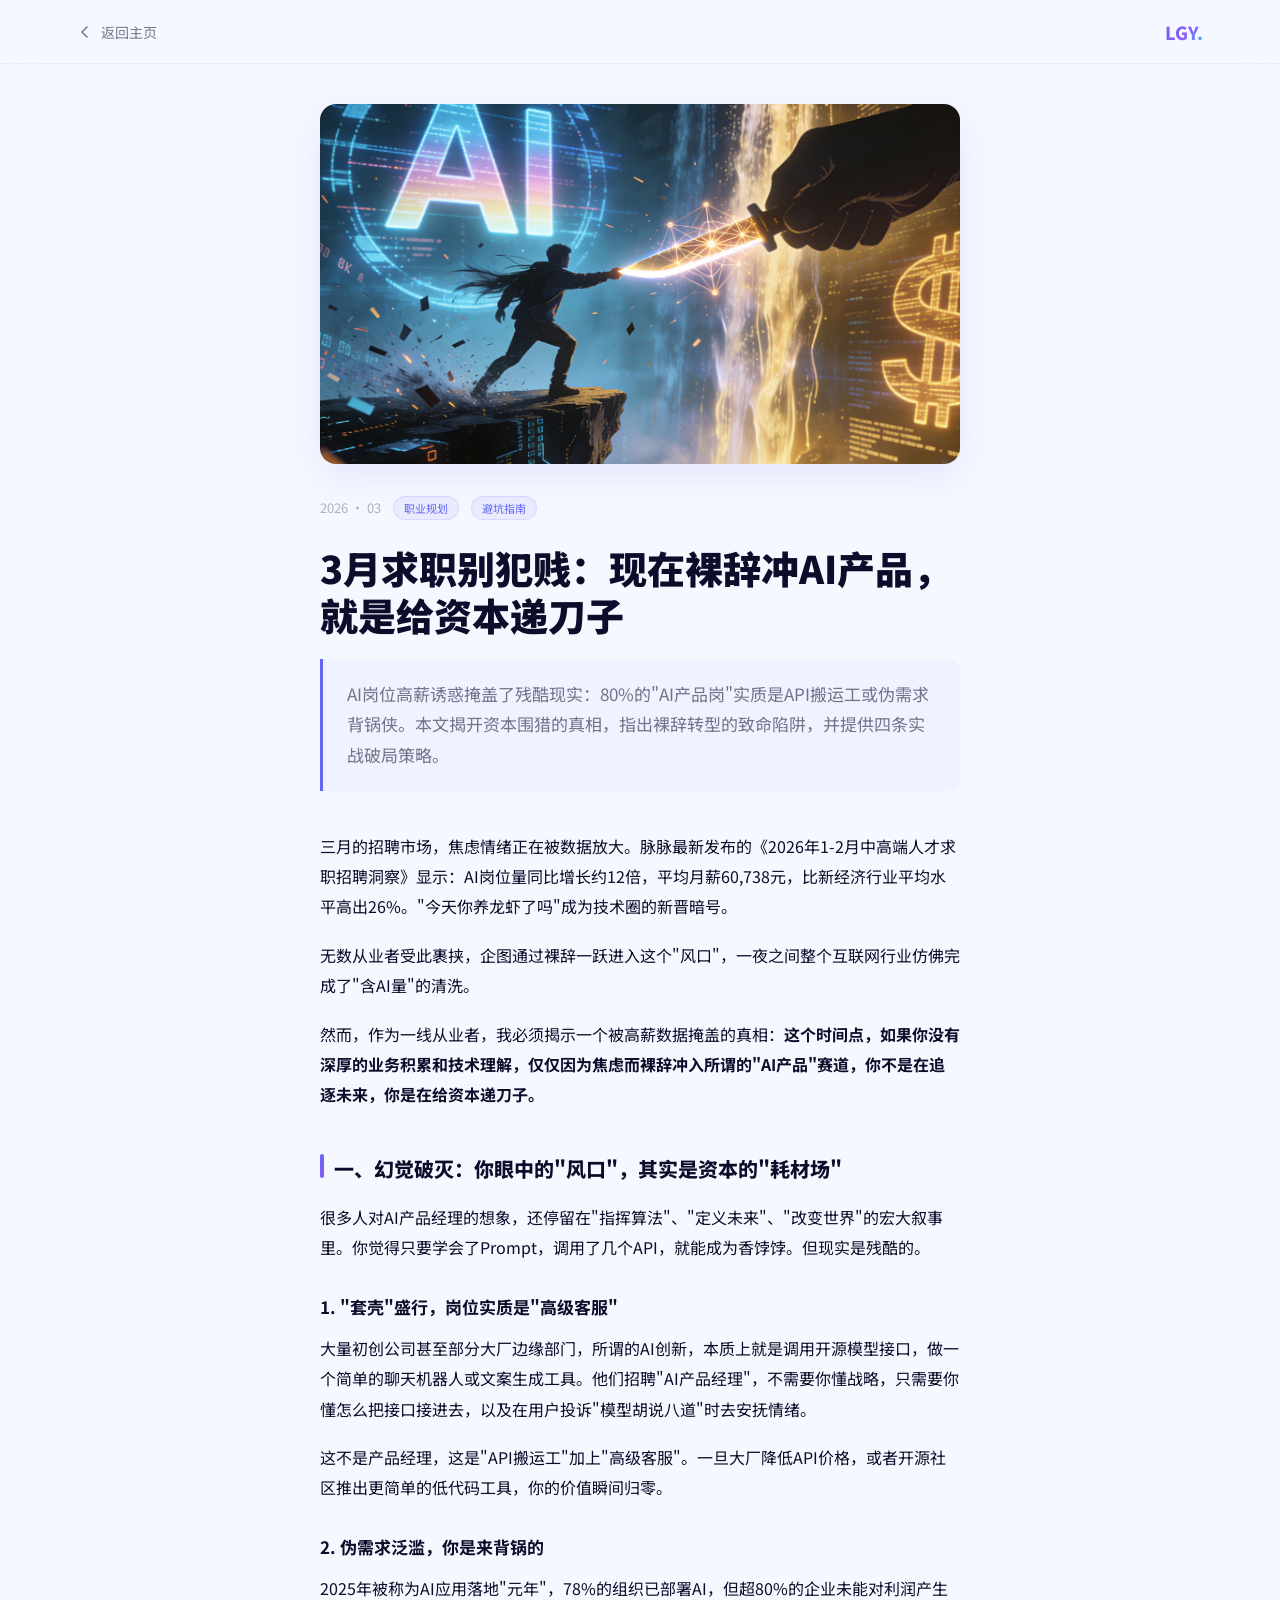
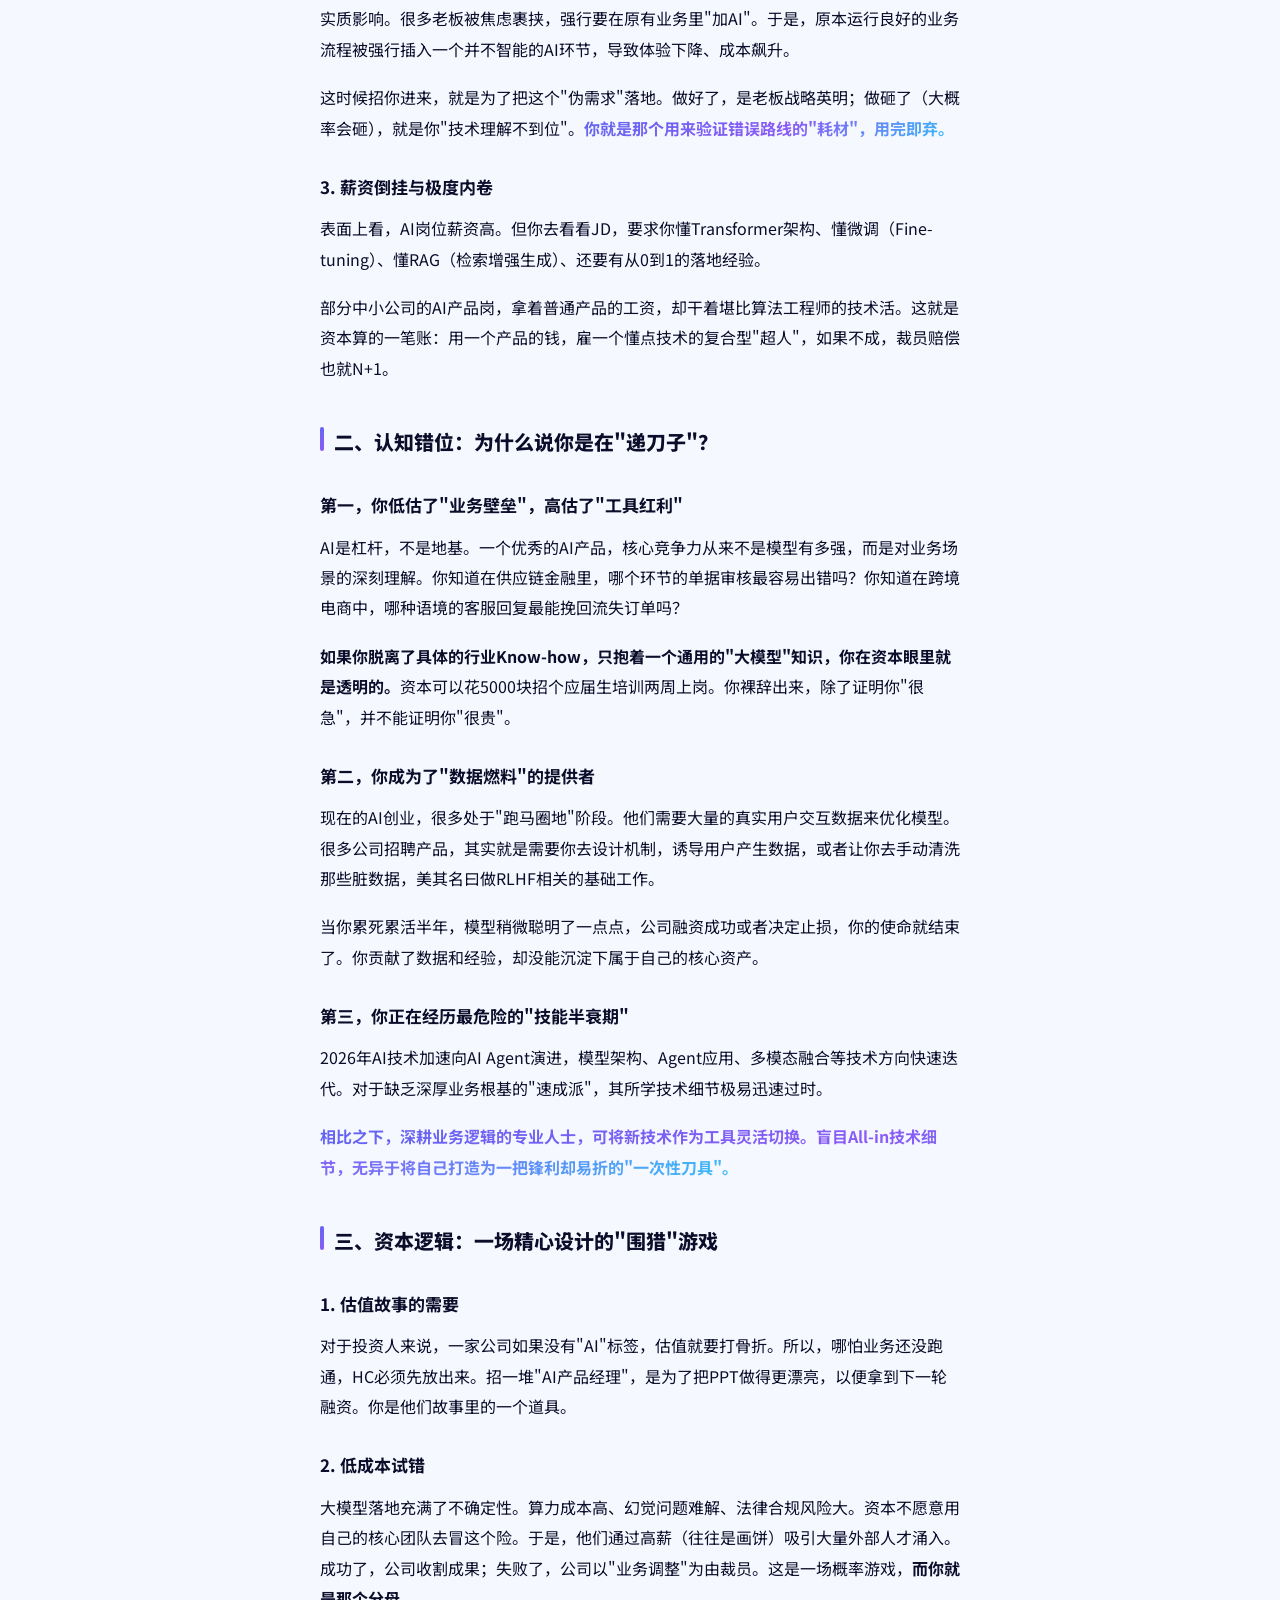
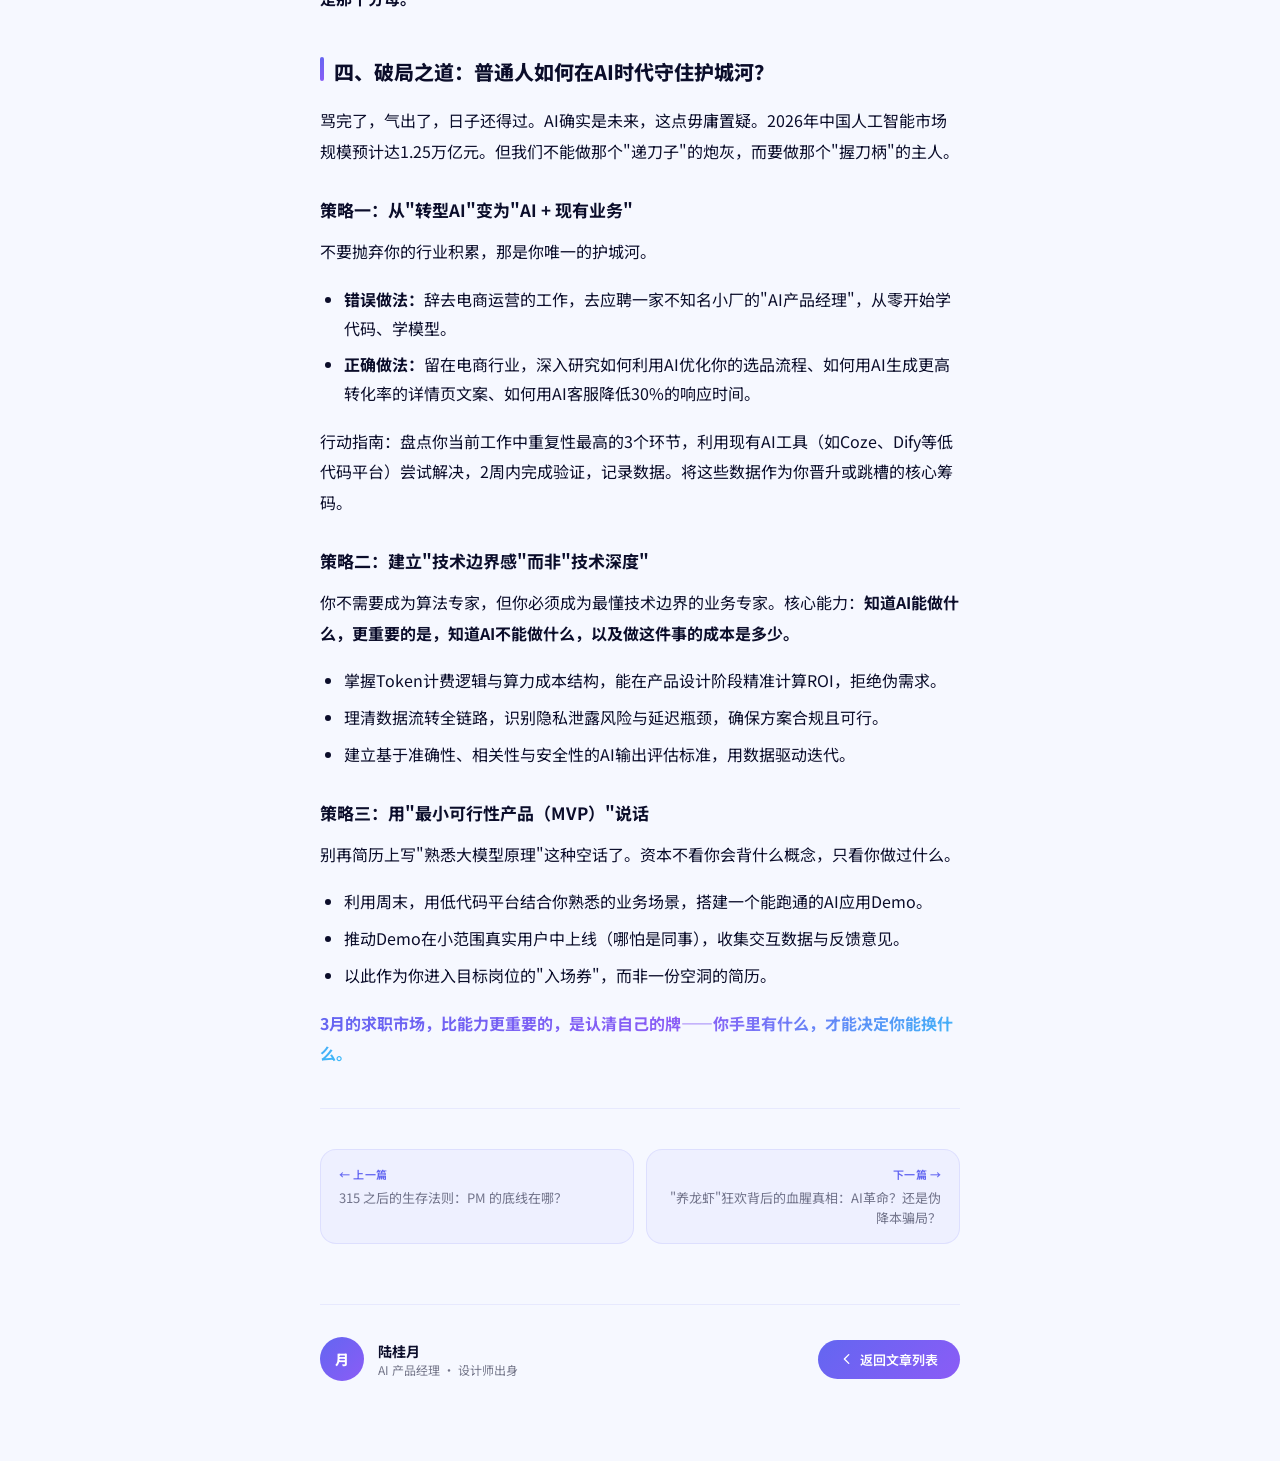
<file: article-3.html>
<!DOCTYPE html>
<html lang="zh-CN">
<head>
    <meta charset="UTF-8">
    <meta name="viewport" content="width=device-width, initial-scale=1.0">
    <title>3月求职别犯贱：现在裸辞冲AI产品，就是给资本递刀子 — 陆桂月</title>
    <meta name="description" content="80%的「AI产品岗」是API搬运工或伪需求背锅侠。裸辞冲AI产品之前，先读懂这场精心设计的资本围猎游戏。">
    <link rel="preconnect" href="https://fonts.googleapis.com">
    <link rel="preconnect" href="https://fonts.gstatic.com" crossorigin>
    <link href="https://fonts.googleapis.com/css2?family=Noto+Sans+SC:wght@300;400;500;700;900&display=swap" rel="stylesheet">
    <link rel="stylesheet" href="style.css">
    <link rel="stylesheet" href="article.css">
</head>
<body>

<nav class="art-nav">
    <a href="index.html" class="art-nav-back">
        <svg width="16" height="16" viewBox="0 0 16 16" fill="none"><path d="M10 3L5 8l5 5" stroke="currentColor" stroke-width="1.6" stroke-linecap="round" stroke-linejoin="round"/></svg>
        返回主页
    </a>
    <a href="index.html" class="art-nav-logo">LGY<span style="color:var(--indigo)">.</span></a>
</nav>

<main class="art-wrap">
    <img src="imgs/art3.png" alt="3月求职别犯贱" class="art-cover">
    <div class="art-meta-row">
        <span class="art-meta-date">2026 · 03</span>
        <span class="art-meta-tag">职业规划</span>
        <span class="art-meta-tag">避坑指南</span>
    </div>

    <h1 class="art-title">3月求职别犯贱：现在裸辞冲AI产品，就是给资本递刀子</h1>

    <p class="art-intro">AI岗位高薪诱惑掩盖了残酷现实：80%的"AI产品岗"实质是API搬运工或伪需求背锅侠。本文揭开资本围猎的真相，指出裸辞转型的致命陷阱，并提供四条实战破局策略。</p>

    <div class="art-body">
        <p>三月的招聘市场，焦虑情绪正在被数据放大。脉脉最新发布的《2026年1-2月中高端人才求职招聘洞察》显示：AI岗位量同比增长约12倍，平均月薪60,738元，比新经济行业平均水平高出26%。"今天你养龙虾了吗"成为技术圈的新晋暗号。</p>
        <p>无数从业者受此裹挟，企图通过裸辞一跃进入这个"风口"，一夜之间整个互联网行业仿佛完成了"含AI量"的清洗。</p>
        <p>然而，作为一线从业者，我必须揭示一个被高薪数据掩盖的真相：<strong>这个时间点，如果你没有深厚的业务积累和技术理解，仅仅因为焦虑而裸辞冲入所谓的"AI产品"赛道，你不是在追逐未来，你是在给资本递刀子。</strong></p>

        <h2>一、幻觉破灭：你眼中的"风口"，其实是资本的"耗材场"</h2>
        <p>很多人对AI产品经理的想象，还停留在"指挥算法"、"定义未来"、"改变世界"的宏大叙事里。你觉得只要学会了Prompt，调用了几个API，就能成为香饽饽。但现实是残酷的。</p>

        <h3>1. "套壳"盛行，岗位实质是"高级客服"</h3>
        <p>大量初创公司甚至部分大厂边缘部门，所谓的AI创新，本质上就是调用开源模型接口，做一个简单的聊天机器人或文案生成工具。他们招聘"AI产品经理"，不需要你懂战略，只需要你懂怎么把接口接进去，以及在用户投诉"模型胡说八道"时去安抚情绪。</p>
        <p>这不是产品经理，这是"API搬运工"加上"高级客服"。一旦大厂降低API价格，或者开源社区推出更简单的低代码工具，你的价值瞬间归零。</p>

        <h3>2. 伪需求泛滥，你是来背锅的</h3>
        <p>2025年被称为AI应用落地"元年"，78%的组织已部署AI，但超80%的企业未能对利润产生实质影响。很多老板被焦虑裹挟，强行要在原有业务里"加AI"。于是，原本运行良好的业务流程被强行插入一个并不智能的AI环节，导致体验下降、成本飙升。</p>
        <p>这时候招你进来，就是为了把这个"伪需求"落地。做好了，是老板战略英明；做砸了（大概率会砸），就是你"技术理解不到位"。<em>你就是那个用来验证错误路线的"耗材"，用完即弃。</em></p>

        <h3>3. 薪资倒挂与极度内卷</h3>
        <p>表面上看，AI岗位薪资高。但你去看看JD，要求你懂Transformer架构、懂微调（Fine-tuning）、懂RAG（检索增强生成）、还要有从0到1的落地经验。</p>
        <p>部分中小公司的AI产品岗，拿着普通产品的工资，却干着堪比算法工程师的技术活。这就是资本算的一笔账：用一个产品的钱，雇一个懂点技术的复合型"超人"，如果不成，裁员赔偿也就N+1。</p>

        <h2>二、认知错位：为什么说你是在"递刀子"？</h2>

        <h3>第一，你低估了"业务壁垒"，高估了"工具红利"</h3>
        <p>AI是杠杆，不是地基。一个优秀的AI产品，核心竞争力从来不是模型有多强，而是对业务场景的深刻理解。你知道在供应链金融里，哪个环节的单据审核最容易出错吗？你知道在跨境电商中，哪种语境的客服回复最能挽回流失订单吗？</p>
        <p><strong>如果你脱离了具体的行业Know-how，只抱着一个通用的"大模型"知识，你在资本眼里就是透明的。</strong>资本可以花5000块招个应届生培训两周上岗。你裸辞出来，除了证明你"很急"，并不能证明你"很贵"。</p>

        <h3>第二，你成为了"数据燃料"的提供者</h3>
        <p>现在的AI创业，很多处于"跑马圈地"阶段。他们需要大量的真实用户交互数据来优化模型。很多公司招聘产品，其实就是需要你去设计机制，诱导用户产生数据，或者让你去手动清洗那些脏数据，美其名曰做RLHF相关的基础工作。</p>
        <p>当你累死累活半年，模型稍微聪明了一点点，公司融资成功或者决定止损，你的使命就结束了。你贡献了数据和经验，却没能沉淀下属于自己的核心资产。</p>

        <h3>第三，你正在经历最危险的"技能半衰期"</h3>
        <p>2026年AI技术加速向AI Agent演进，模型架构、Agent应用、多模态融合等技术方向快速迭代。对于缺乏深厚业务根基的"速成派"，其所学技术细节极易迅速过时。</p>
        <p><em>相比之下，深耕业务逻辑的专业人士，可将新技术作为工具灵活切换。盲目All-in技术细节，无异于将自己打造为一把锋利却易折的"一次性刀具"。</em></p>

        <h2>三、资本逻辑：一场精心设计的"围猎"游戏</h2>

        <h3>1. 估值故事的需要</h3>
        <p>对于投资人来说，一家公司如果没有"AI"标签，估值就要打骨折。所以，哪怕业务还没跑通，HC必须先放出来。招一堆"AI产品经理"，是为了把PPT做得更漂亮，以便拿到下一轮融资。你是他们故事里的一个道具。</p>

        <h3>2. 低成本试错</h3>
        <p>大模型落地充满了不确定性。算力成本高、幻觉问题难解、法律合规风险大。资本不愿意用自己的核心团队去冒这个险。于是，他们通过高薪（往往是画饼）吸引大量外部人才涌入。成功了，公司收割成果；失败了，公司以"业务调整"为由裁员。这是一场概率游戏，<strong>而你就是那个分母。</strong></p>

        <h2>四、破局之道：普通人如何在AI时代守住护城河？</h2>
        <p>骂完了，气出了，日子还得过。AI确实是未来，这点毋庸置疑。2026年中国人工智能市场规模预计达1.25万亿元。但我们不能做那个"递刀子"的炮灰，而要做那个"握刀柄"的主人。</p>

        <h3>策略一：从"转型AI"变为"AI + 现有业务"</h3>
        <p>不要抛弃你的行业积累，那是你唯一的护城河。</p>
        <ul>
            <li><strong>错误做法：</strong>辞去电商运营的工作，去应聘一家不知名小厂的"AI产品经理"，从零开始学代码、学模型。</li>
            <li><strong>正确做法：</strong>留在电商行业，深入研究如何利用AI优化你的选品流程、如何用AI生成更高转化率的详情页文案、如何用AI客服降低30%的响应时间。</li>
        </ul>
        <p>行动指南：盘点你当前工作中重复性最高的3个环节，利用现有AI工具（如Coze、Dify等低代码平台）尝试解决，2周内完成验证，记录数据。将这些数据作为你晋升或跳槽的核心筹码。</p>

        <h3>策略二：建立"技术边界感"而非"技术深度"</h3>
        <p>你不需要成为算法专家，但你必须成为最懂技术边界的业务专家。核心能力：<strong>知道AI能做什么，更重要的是，知道AI不能做什么，以及做这件事的成本是多少。</strong></p>
        <ul>
            <li>掌握Token计费逻辑与算力成本结构，能在产品设计阶段精准计算ROI，拒绝伪需求。</li>
            <li>理清数据流转全链路，识别隐私泄露风险与延迟瓶颈，确保方案合规且可行。</li>
            <li>建立基于准确性、相关性与安全性的AI输出评估标准，用数据驱动迭代。</li>
        </ul>

        <h3>策略三：用"最小可行性产品（MVP）"说话</h3>
        <p>别再简历上写"熟悉大模型原理"这种空话了。资本不看你会背什么概念，只看你做过什么。</p>
        <ul>
            <li>利用周末，用低代码平台结合你熟悉的业务场景，搭建一个能跑通的AI应用Demo。</li>
            <li>推动Demo在小范围真实用户中上线（哪怕是同事），收集交互数据与反馈意见。</li>
            <li>以此作为你进入目标岗位的"入场券"，而非一份空洞的简历。</li>
        </ul>

        <p><em>3月的求职市场，比能力更重要的，是认清自己的牌——你手里有什么，才能决定你能换什么。</em></p>
    </div>

    <hr class="art-divider">

    <nav class="art-prevnext">
        <a href="article-2.html" class="pn-item pn-prev">
            <span class="pn-dir">← 上一篇</span>
            <span class="pn-title">315 之后的生存法则：PM 的底线在哪？</span>
        </a>
        <a href="article-4.html" class="pn-item pn-next">
            <span class="pn-dir">下一篇 →</span>
            <span class="pn-title">"养龙虾"狂欢背后的血腥真相：AI革命？还是伪降本骗局？</span>
        </a>
    </nav>

    <div class="art-footer">
        <div class="art-author">
            <div class="art-author-avatar">月</div>
            <div>
                <div class="art-author-name">陆桂月</div>
                <div class="art-author-role">AI 产品经理 · 设计师出身</div>
            </div>
        </div>
        <a href="index.html#articles" class="art-back-btn">
            <svg width="14" height="14" viewBox="0 0 16 16" fill="none"><path d="M10 3L5 8l5 5" stroke="currentColor" stroke-width="1.6" stroke-linecap="round" stroke-linejoin="round"/></svg>
            返回文章列表
        </a>
    </div>
</main>

</body>
</html>
</file>
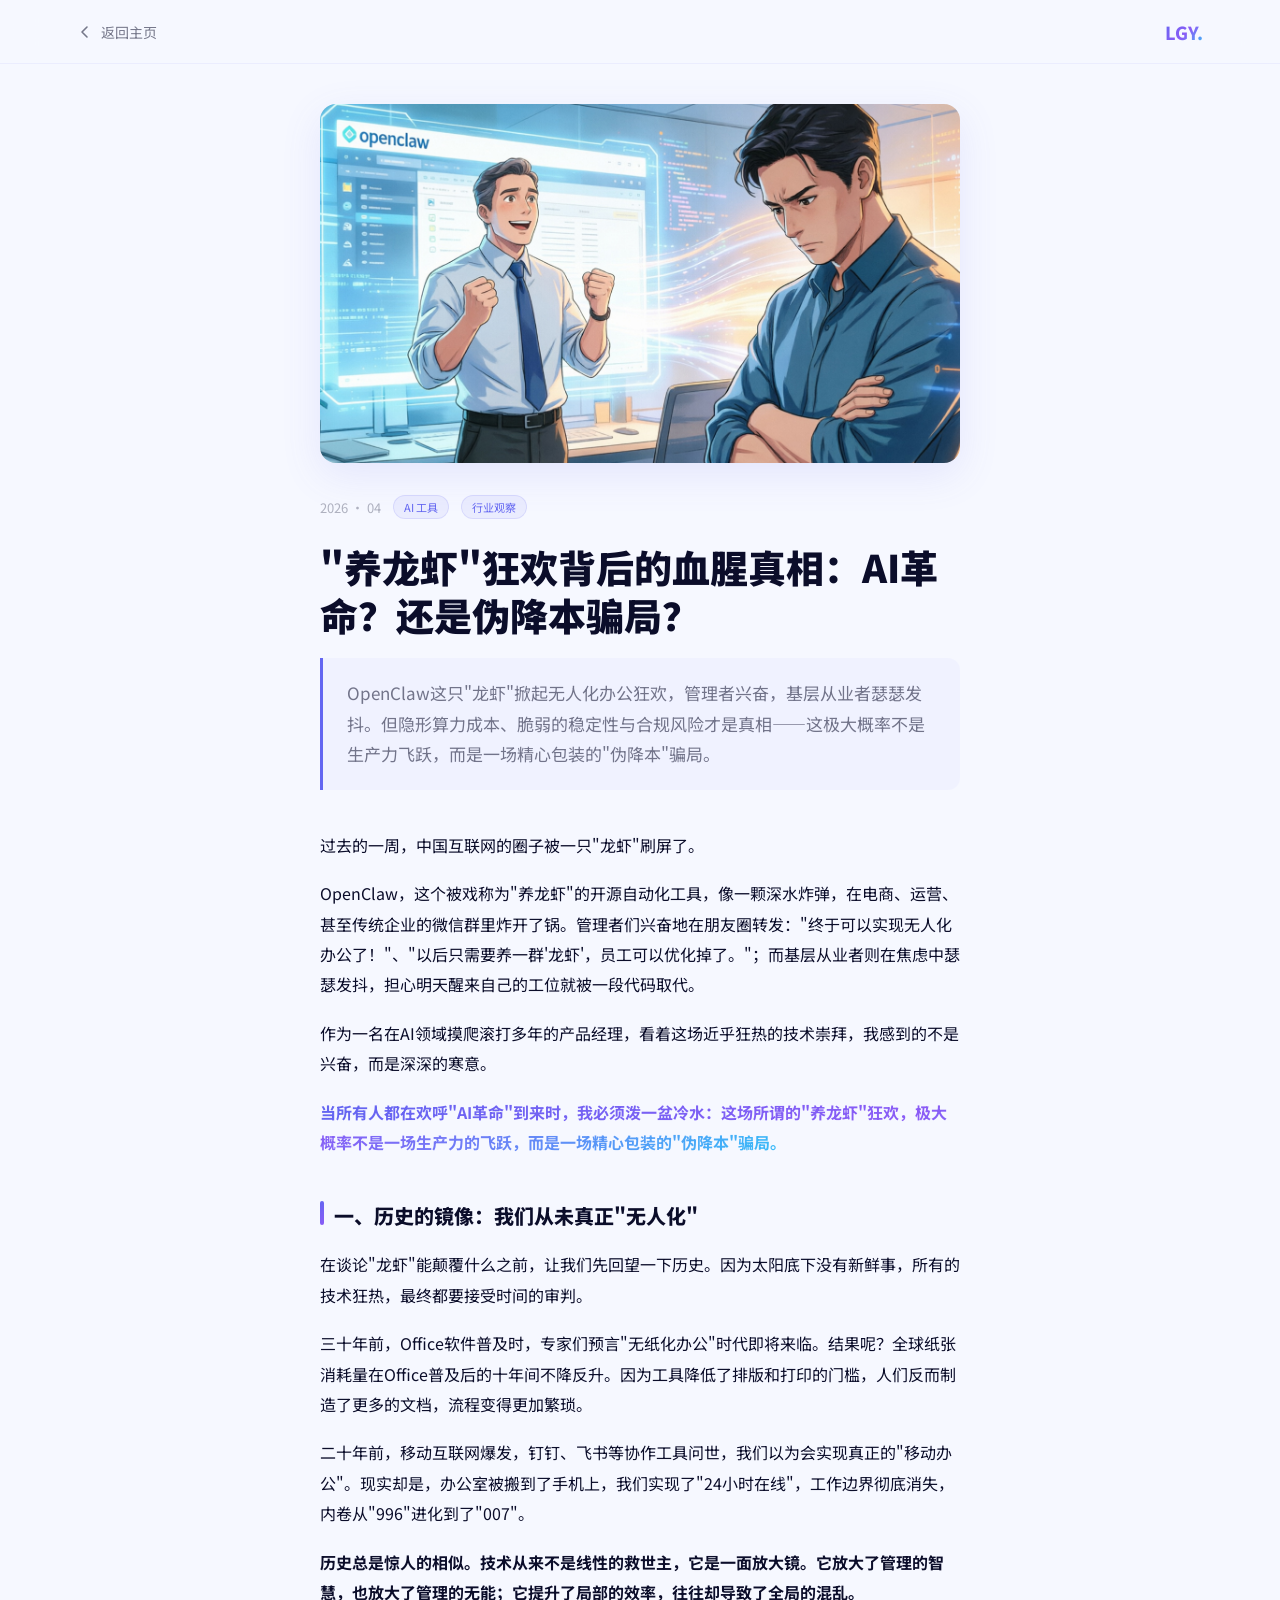
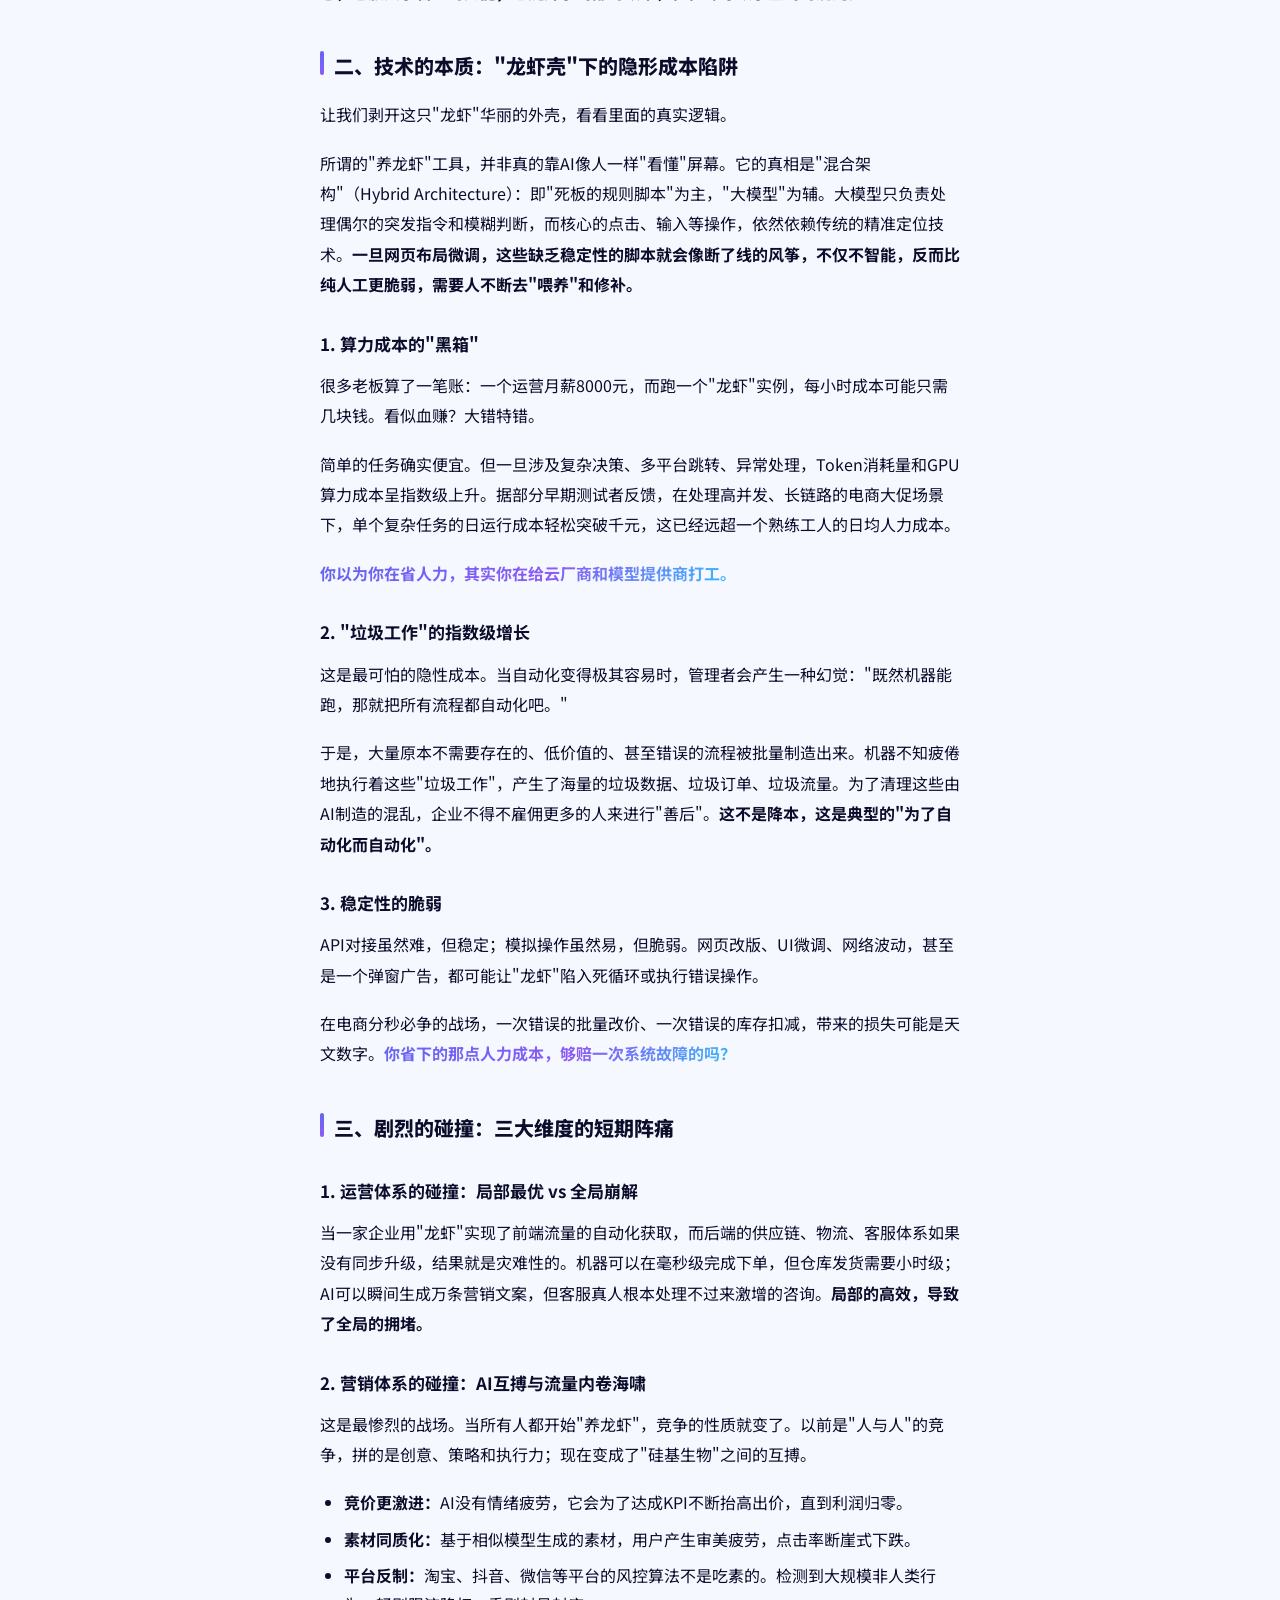
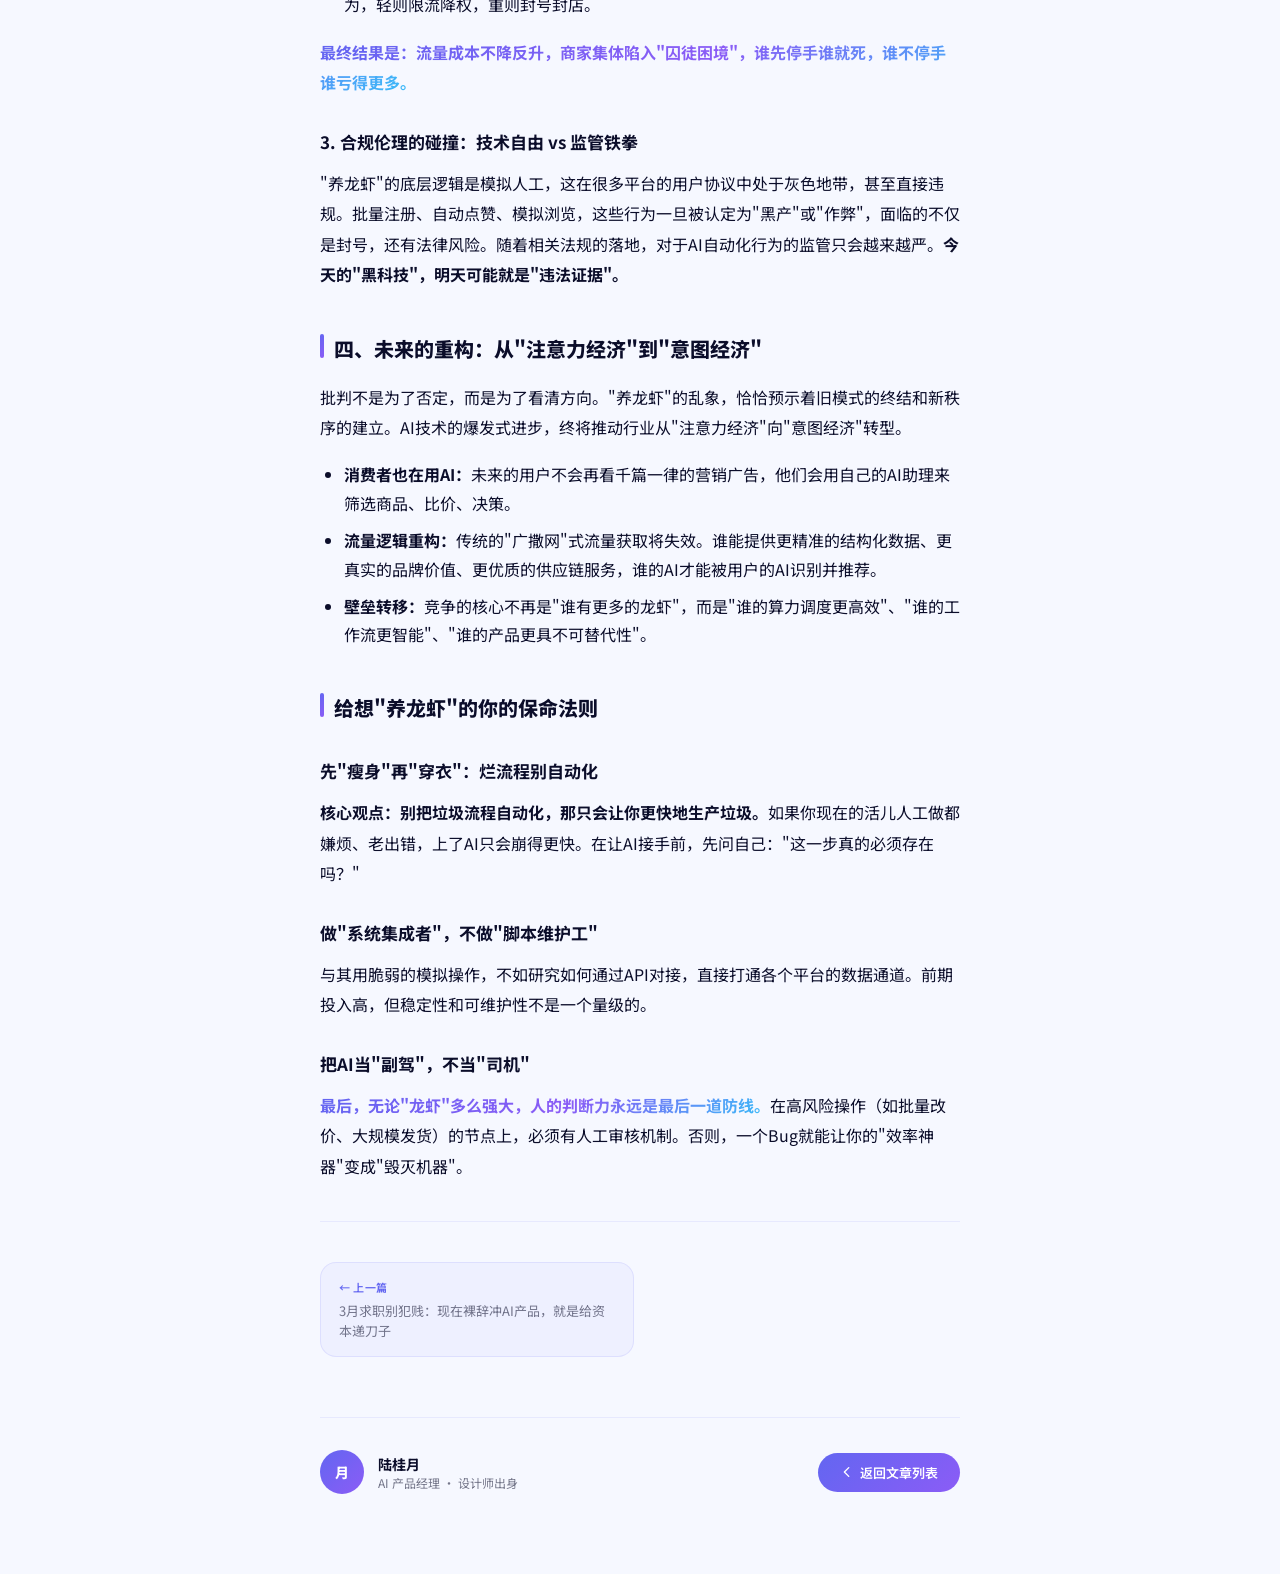
<file: article-4.html>
<!DOCTYPE html>
<html lang="zh-CN">
<head>
    <meta charset="UTF-8">
    <meta name="viewport" content="width=device-width, initial-scale=1.0">
    <title>"养龙虾"狂欢背后的血腥真相：AI革命？还是伪降本骗局？— 陆桂月</title>
    <meta name="description" content="OpenClaw掀起「无人化办公」狂欢，但隐形算力成本、稳定性陷阱与合规风险才是真相。行业正走向「意图经济」时代。">
    <link rel="preconnect" href="https://fonts.googleapis.com">
    <link rel="preconnect" href="https://fonts.gstatic.com" crossorigin>
    <link href="https://fonts.googleapis.com/css2?family=Noto+Sans+SC:wght@300;400;500;700;900&display=swap" rel="stylesheet">
    <link rel="stylesheet" href="style.css">
    <link rel="stylesheet" href="article.css">
</head>
<body>

<nav class="art-nav">
    <a href="index.html" class="art-nav-back">
        <svg width="16" height="16" viewBox="0 0 16 16" fill="none"><path d="M10 3L5 8l5 5" stroke="currentColor" stroke-width="1.6" stroke-linecap="round" stroke-linejoin="round"/></svg>
        返回主页
    </a>
    <a href="index.html" class="art-nav-logo">LGY<span style="color:var(--indigo)">.</span></a>
</nav>

<main class="art-wrap">
    <img src="imgs/art4.jpeg" alt="养龙虾狂欢背后的血腥真相" class="art-cover">
    <div class="art-meta-row">
        <span class="art-meta-date">2026 · 04</span>
        <span class="art-meta-tag">AI 工具</span>
        <span class="art-meta-tag">行业观察</span>
    </div>

    <h1 class="art-title">"养龙虾"狂欢背后的血腥真相：AI革命？还是伪降本骗局？</h1>

    <p class="art-intro">OpenClaw这只"龙虾"掀起无人化办公狂欢，管理者兴奋，基层从业者瑟瑟发抖。但隐形算力成本、脆弱的稳定性与合规风险才是真相——这极大概率不是生产力飞跃，而是一场精心包装的"伪降本"骗局。</p>

    <div class="art-body">
        <p>过去的一周，中国互联网的圈子被一只"龙虾"刷屏了。</p>
        <p>OpenClaw，这个被戏称为"养龙虾"的开源自动化工具，像一颗深水炸弹，在电商、运营、甚至传统企业的微信群里炸开了锅。管理者们兴奋地在朋友圈转发："终于可以实现无人化办公了！"、"以后只需要养一群'龙虾'，员工可以优化掉了。"；而基层从业者则在焦虑中瑟瑟发抖，担心明天醒来自己的工位就被一段代码取代。</p>
        <p>作为一名在AI领域摸爬滚打多年的产品经理，看着这场近乎狂热的技术崇拜，我感到的不是兴奋，而是深深的寒意。</p>
        <p><em>当所有人都在欢呼"AI革命"到来时，我必须泼一盆冷水：这场所谓的"养龙虾"狂欢，极大概率不是一场生产力的飞跃，而是一场精心包装的"伪降本"骗局。</em></p>

        <h2>一、历史的镜像：我们从未真正"无人化"</h2>
        <p>在谈论"龙虾"能颠覆什么之前，让我们先回望一下历史。因为太阳底下没有新鲜事，所有的技术狂热，最终都要接受时间的审判。</p>
        <p>三十年前，Office软件普及时，专家们预言"无纸化办公"时代即将来临。结果呢？全球纸张消耗量在Office普及后的十年间不降反升。因为工具降低了排版和打印的门槛，人们反而制造了更多的文档，流程变得更加繁琐。</p>
        <p>二十年前，移动互联网爆发，钉钉、飞书等协作工具问世，我们以为会实现真正的"移动办公"。现实却是，办公室被搬到了手机上，我们实现了"24小时在线"，工作边界彻底消失，内卷从"996"进化到了"007"。</p>
        <p><strong>历史总是惊人的相似。技术从来不是线性的救世主，它是一面放大镜。它放大了管理的智慧，也放大了管理的无能；它提升了局部的效率，往往却导致了全局的混乱。</strong></p>

        <h2>二、技术的本质："龙虾壳"下的隐形成本陷阱</h2>
        <p>让我们剥开这只"龙虾"华丽的外壳，看看里面的真实逻辑。</p>
        <p>所谓的"养龙虾"工具，并非真的靠AI像人一样"看懂"屏幕。它的真相是"混合架构"（Hybrid Architecture）：即"死板的规则脚本"为主，"大模型"为辅。大模型只负责处理偶尔的突发指令和模糊判断，而核心的点击、输入等操作，依然依赖传统的精准定位技术。<strong>一旦网页布局微调，这些缺乏稳定性的脚本就会像断了线的风筝，不仅不智能，反而比纯人工更脆弱，需要人不断去"喂养"和修补。</strong></p>

        <h3>1. 算力成本的"黑箱"</h3>
        <p>很多老板算了一笔账：一个运营月薪8000元，而跑一个"龙虾"实例，每小时成本可能只需几块钱。看似血赚？大错特错。</p>
        <p>简单的任务确实便宜。但一旦涉及复杂决策、多平台跳转、异常处理，Token消耗量和GPU算力成本呈指数级上升。据部分早期测试者反馈，在处理高并发、长链路的电商大促场景下，单个复杂任务的日运行成本轻松突破千元，这已经远超一个熟练工人的日均人力成本。</p>
        <p><em>你以为你在省人力，其实你在给云厂商和模型提供商打工。</em></p>

        <h3>2. "垃圾工作"的指数级增长</h3>
        <p>这是最可怕的隐性成本。当自动化变得极其容易时，管理者会产生一种幻觉："既然机器能跑，那就把所有流程都自动化吧。"</p>
        <p>于是，大量原本不需要存在的、低价值的、甚至错误的流程被批量制造出来。机器不知疲倦地执行着这些"垃圾工作"，产生了海量的垃圾数据、垃圾订单、垃圾流量。为了清理这些由AI制造的混乱，企业不得不雇佣更多的人来进行"善后"。<strong>这不是降本，这是典型的"为了自动化而自动化"。</strong></p>

        <h3>3. 稳定性的脆弱</h3>
        <p>API对接虽然难，但稳定；模拟操作虽然易，但脆弱。网页改版、UI微调、网络波动，甚至是一个弹窗广告，都可能让"龙虾"陷入死循环或执行错误操作。</p>
        <p>在电商分秒必争的战场，一次错误的批量改价、一次错误的库存扣减，带来的损失可能是天文数字。<em>你省下的那点人力成本，够赔一次系统故障的吗？</em></p>

        <h2>三、剧烈的碰撞：三大维度的短期阵痛</h2>

        <h3>1. 运营体系的碰撞：局部最优 vs 全局崩解</h3>
        <p>当一家企业用"龙虾"实现了前端流量的自动化获取，而后端的供应链、物流、客服体系如果没有同步升级，结果就是灾难性的。机器可以在毫秒级完成下单，但仓库发货需要小时级；AI可以瞬间生成万条营销文案，但客服真人根本处理不过来激增的咨询。<strong>局部的高效，导致了全局的拥堵。</strong></p>

        <h3>2. 营销体系的碰撞：AI互搏与流量内卷海啸</h3>
        <p>这是最惨烈的战场。当所有人都开始"养龙虾"，竞争的性质就变了。以前是"人与人"的竞争，拼的是创意、策略和执行力；现在变成了"硅基生物"之间的互搏。</p>
        <ul>
            <li><strong>竞价更激进：</strong>AI没有情绪疲劳，它会为了达成KPI不断抬高出价，直到利润归零。</li>
            <li><strong>素材同质化：</strong>基于相似模型生成的素材，用户产生审美疲劳，点击率断崖式下跌。</li>
            <li><strong>平台反制：</strong>淘宝、抖音、微信等平台的风控算法不是吃素的。检测到大规模非人类行为，轻则限流降权，重则封号封店。</li>
        </ul>
        <p><em>最终结果是：流量成本不降反升，商家集体陷入"囚徒困境"，谁先停手谁就死，谁不停手谁亏得更多。</em></p>

        <h3>3. 合规伦理的碰撞：技术自由 vs 监管铁拳</h3>
        <p>"养龙虾"的底层逻辑是模拟人工，这在很多平台的用户协议中处于灰色地带，甚至直接违规。批量注册、自动点赞、模拟浏览，这些行为一旦被认定为"黑产"或"作弊"，面临的不仅是封号，还有法律风险。随着相关法规的落地，对于AI自动化行为的监管只会越来越严。<strong>今天的"黑科技"，明天可能就是"违法证据"。</strong></p>

        <h2>四、未来的重构：从"注意力经济"到"意图经济"</h2>
        <p>批判不是为了否定，而是为了看清方向。"养龙虾"的乱象，恰恰预示着旧模式的终结和新秩序的建立。AI技术的爆发式进步，终将推动行业从"注意力经济"向"意图经济"转型。</p>
        <ul>
            <li><strong>消费者也在用AI：</strong>未来的用户不会再看千篇一律的营销广告，他们会用自己的AI助理来筛选商品、比价、决策。</li>
            <li><strong>流量逻辑重构：</strong>传统的"广撒网"式流量获取将失效。谁能提供更精准的结构化数据、更真实的品牌价值、更优质的供应链服务，谁的AI才能被用户的AI识别并推荐。</li>
            <li><strong>壁垒转移：</strong>竞争的核心不再是"谁有更多的龙虾"，而是"谁的算力调度更高效"、"谁的工作流更智能"、"谁的产品更具不可替代性"。</li>
        </ul>

        <h2>给想"养龙虾"的你的保命法则</h2>

        <h3>先"瘦身"再"穿衣"：烂流程别自动化</h3>
        <p><strong>核心观点：别把垃圾流程自动化，那只会让你更快地生产垃圾。</strong>如果你现在的活儿人工做都嫌烦、老出错，上了AI只会崩得更快。在让AI接手前，先问自己："这一步真的必须存在吗？"</p>

        <h3>做"系统集成者"，不做"脚本维护工"</h3>
        <p>与其用脆弱的模拟操作，不如研究如何通过API对接，直接打通各个平台的数据通道。前期投入高，但稳定性和可维护性不是一个量级的。</p>

        <h3>把AI当"副驾"，不当"司机"</h3>
        <p><em>最后，无论"龙虾"多么强大，人的判断力永远是最后一道防线。</em>在高风险操作（如批量改价、大规模发货）的节点上，必须有人工审核机制。否则，一个Bug就能让你的"效率神器"变成"毁灭机器"。</p>
    </div>

    <hr class="art-divider">

    <nav class="art-prevnext">
        <a href="article-3.html" class="pn-item pn-prev">
            <span class="pn-dir">← 上一篇</span>
            <span class="pn-title">3月求职别犯贱：现在裸辞冲AI产品，就是给资本递刀子</span>
        </a>
        <div class="pn-item pn-empty"></div>
    </nav>

    <div class="art-footer">
        <div class="art-author">
            <div class="art-author-avatar">月</div>
            <div>
                <div class="art-author-name">陆桂月</div>
                <div class="art-author-role">AI 产品经理 · 设计师出身</div>
            </div>
        </div>
        <a href="index.html#articles" class="art-back-btn">
            <svg width="14" height="14" viewBox="0 0 16 16" fill="none"><path d="M10 3L5 8l5 5" stroke="currentColor" stroke-width="1.6" stroke-linecap="round" stroke-linejoin="round"/></svg>
            返回文章列表
        </a>
    </div>
</main>

</body>
</html>
</file>
<file: style.css>
/* ============================================================
   TOKENS
   ============================================================ */
:root {
    --bg:       #f6f8ff;
    --white:    #ffffff;
    --text:     #0b0d2a;
    --text-2:   rgba(11,13,42,.55);
    --text-3:   rgba(11,13,42,.3);
    --indigo:   #6366f1;
    --purple:   #8b5cf6;
    --blue:     #3b82f6;
    --sky:      #38bdf8;
    --grad:     linear-gradient(135deg, #6366f1 0%, #8b5cf6 100%);
    --grad-text:linear-gradient(135deg, #6366f1 0%, #8b5cf6 55%, #38bdf8 100%);
    --border:   rgba(99,102,241,.1);
    --shadow-s: 0 2px 12px rgba(99,102,241,.08);
    --shadow-m: 0 8px 40px rgba(99,102,241,.12);
    --shadow-l: 0 24px 80px rgba(99,102,241,.16);
    --glass:    rgba(255,255,255,.72);
    --r:        16px;
    --nav-h:    68px;
    --px:       clamp(24px, 10vw, 140px);
    --mono:     'Courier New', Consolas, monospace;
    --sans:     'Noto Sans SC', -apple-system, BlinkMacSystemFont, sans-serif;
}

/* ============================================================
   RESET
   ============================================================ */
*,*::before,*::after{margin:0;padding:0;box-sizing:border-box}
html{font-size:16px;scroll-behavior:smooth}
body{
    background:var(--bg);
    color:var(--text);
    font-family:var(--sans);
    overflow-x:hidden;
    -webkit-font-smoothing:antialiased;
    cursor:none;
}
a{text-decoration:none;color:inherit}
::-webkit-scrollbar{width:3px}
::-webkit-scrollbar-track{background:var(--bg)}
::-webkit-scrollbar-thumb{background:rgba(99,102,241,.3);border-radius:2px}

/* ============================================================
   AURORA BACKGROUND
   ============================================================ */
.aurora{
    position:fixed;inset:0;
    z-index:0;pointer-events:none;overflow:hidden;
}
.blob{
    position:absolute;border-radius:50%;
    filter:blur(90px);
    will-change:transform;
}
.blob-1{
    width:clamp(400px,50vw,700px);height:clamp(400px,50vw,700px);
    background:rgba(139,92,246,.13);
    top:-120px;left:-120px;
    animation:blobFloat 16s ease-in-out infinite;
}
.blob-2{
    width:clamp(300px,40vw,550px);height:clamp(300px,40vw,550px);
    background:rgba(99,102,241,.1);
    bottom:-80px;right:-80px;
    animation:blobFloat 20s ease-in-out infinite reverse;
}
.blob-3{
    width:clamp(200px,30vw,400px);height:clamp(200px,30vw,400px);
    background:rgba(56,189,248,.09);
    top:40%;left:55%;
    animation:blobFloat 13s ease-in-out infinite 4s;
}
.blob-4{
    width:clamp(150px,20vw,300px);height:clamp(150px,20vw,300px);
    background:rgba(139,92,246,.07);
    top:20%;right:10%;
    animation:blobFloat 18s ease-in-out infinite 8s;
}
@keyframes blobFloat{
    0%,100%{transform:translate(0,0) scale(1)}
    33%    {transform:translate(40px,-35px) scale(1.06)}
    66%    {transform:translate(-25px,30px) scale(.94)}
}

/* ============================================================
   PARTICLE CANVAS
   ============================================================ */
#particles{
    position:fixed;inset:0;
    z-index:1;pointer-events:none;
}

/* ============================================================
   CUSTOM CURSOR
   ============================================================ */
#cursor{
    position:fixed;
    width:32px;height:32px;
    border:1.5px solid rgba(99,102,241,.5);
    border-radius:50%;
    pointer-events:none;z-index:9999;
    transform:translate(-50%,-50%);
    transition:width .2s,height .2s,border-color .2s,background .2s;
}
#cursor-dot{
    position:fixed;
    width:4px;height:4px;
    background:var(--indigo);
    border-radius:50%;
    pointer-events:none;z-index:10000;
    transform:translate(-50%,-50%);
}
body.ch #cursor{
    width:48px;height:48px;
    border-color:var(--indigo);
    background:rgba(99,102,241,.07);
}

/* ============================================================
   NAV
   ============================================================ */
#nav{
    position:fixed;top:0;left:0;right:0;
    height:var(--nav-h);
    display:flex;align-items:center;justify-content:space-between;
    padding:0 var(--px);
    z-index:500;
    transition:background .35s,box-shadow .35s,backdrop-filter .35s;
}
#nav.scrolled{
    background:rgba(246,248,255,.85);
    backdrop-filter:blur(20px);
    -webkit-backdrop-filter:blur(20px);
    box-shadow:0 1px 0 var(--border), var(--shadow-s);
}
.nav-logo{
    font-family:var(--mono);
    font-size:15px;font-weight:700;
    letter-spacing:.1em;color:var(--text);
    cursor:pointer;
}
.nav-logo span{color:var(--indigo)}
.nav-links{
    display:flex;list-style:none;
    gap:36px;
}
.nav-links a{
    font-size:15px;font-weight:400;
    color:var(--text-2);
    transition:color .2s;
    cursor:pointer;
}
.nav-links a:hover{color:var(--text)}
.nav-cta{
    display:flex;align-items:center;gap:6px;
    padding:8px 18px;
    background:var(--grad);
    color:#fff;font-size:13px;font-weight:500;
    border-radius:100px;
    transition:opacity .2s,transform .2s;
    cursor:pointer;
}
.nav-cta:hover{opacity:.9;transform:translateY(-1px)}
.nav-cta-icon{font-size:12px}
.burger{
    display:none;
    flex-direction:column;gap:5px;
    background:none;border:none;cursor:pointer;padding:4px;
}
.burger span{
    display:block;width:22px;height:1.5px;
    background:var(--text-2);
    transition:transform .3s,opacity .3s;
}

/* Mobile nav */
#mobile-nav{
    position:fixed;inset:0;
    background:rgba(246,248,255,.97);
    backdrop-filter:blur(20px);
    z-index:400;
    display:flex;align-items:center;justify-content:center;
    opacity:0;pointer-events:none;
    transition:opacity .3s;
}
#mobile-nav.open{opacity:1;pointer-events:all}
#mobile-nav ul{list-style:none;text-align:center;display:flex;flex-direction:column;gap:28px}
#mobile-nav a{font-size:32px;font-weight:700;color:var(--text)}
#mobile-nav a:hover{color:var(--indigo)}
.mobile-dl{
    font-size:18px !important;
    color:var(--indigo) !important;
    font-family:var(--mono) !important;
}

/* ============================================================
   HERO
   ============================================================ */
#hero{
    position:relative;
    min-height:100vh;
    display:flex;align-items:center;
    padding:var(--nav-h) var(--px) 0;
    z-index:2;gap:60px;
}

/* Left text */
.hero-left{flex:1;min-width:0}
.hero-eyebrow{
    display:flex;align-items:center;gap:10px;
    font-family:var(--mono);font-size:11px;
    letter-spacing:.28em;color:var(--text-3);
    text-transform:uppercase;margin-bottom:28px;
    animation:up 1s ease .1s both;
}
.dot-live{
    width:7px;height:7px;border-radius:50%;
    background:var(--sky);flex-shrink:0;
    animation:livePulse 2.5s ease-in-out infinite;
}
@keyframes livePulse{
    0%,100%{box-shadow:0 0 0 0 rgba(56,189,248,.5)}
    50%    {box-shadow:0 0 0 7px rgba(56,189,248,0)}
}
.hero-name{
    font-size:clamp(52px,9.5vw,128px);
    font-weight:900;
    line-height:.95;letter-spacing:-.03em;
    margin-bottom:28px;
    animation:up 1s ease .25s both;
}
.hero-name em{display:none}
/* Gradient on the name */
.hero-name{
    background:var(--grad-text);
    -webkit-background-clip:text;
    -webkit-text-fill-color:transparent;
    background-clip:text;
}
.hero-name-en{
    display:block;
    font-family:var(--mono);
    font-size:clamp(12px,1.8vw,22px);
    font-weight:400;letter-spacing:.4em;
    -webkit-text-fill-color:var(--text-3);
    color:var(--text-3);
    background:none;
    margin-top:12px;
}
.hero-sub{
    font-size:clamp(15px,1.9vw,20px);
    color:var(--text-2);font-weight:300;
    line-height:1.6;max-width:480px;
    min-height:2em;
    margin-bottom:40px;
    animation:up 1s ease .4s both;
}
.blink{color:var(--indigo);animation:blink 1s step-end infinite}
@keyframes blink{0%,100%{opacity:1}50%{opacity:0}}
.hero-actions{
    display:flex;gap:14px;flex-wrap:wrap;
    animation:up 1s ease .55s both;
}

/* Shared buttons */
.btn-primary{
    display:inline-flex;align-items:center;gap:8px;
    padding:13px 28px;
    background:var(--grad);
    color:#fff;font-size:15px;font-weight:500;
    border-radius:100px;
    transition:transform .2s,box-shadow .2s;
    cursor:pointer;
}
.btn-primary:hover{transform:translateY(-2px);box-shadow:var(--shadow-m)}
.btn-ghost{
    display:inline-flex;align-items:center;gap:8px;
    padding:13px 28px;
    border:1.5px solid var(--border);
    background:var(--glass);
    backdrop-filter:blur(12px);
    color:var(--text);font-size:15px;font-weight:400;
    border-radius:100px;
    transition:border-color .2s,background .2s,transform .2s;
    cursor:pointer;
}
.btn-ghost:hover{border-color:var(--indigo);background:#fff;transform:translateY(-2px)}

/* Right phone */
.hero-right{
    flex:0 0 auto;
    display:flex;align-items:center;justify-content:center;
    animation:up 1.1s ease .3s both;
}

/* Hero app screen content */
.hero-app-screen{
    width:100%;height:100%;
    background:linear-gradient(160deg,#0d1240 0%,#1a1060 100%);
    padding:14px 12px 12px;
    display:flex;flex-direction:column;gap:10px;
    overflow:hidden;
}
.has-bar{
    display:flex;align-items:center;justify-content:space-between;
    color:rgba(255,255,255,.85);font-size:11px;font-weight:600;
}
.has-dot{width:8px;height:8px;border-radius:50%;background:#22d3ee}
.has-card{
    background:rgba(99,102,241,.25);
    border-radius:10px;padding:10px 12px;
    color:#fff;
}
.hac-label{font-size:9px;color:rgba(255,255,255,.55);margin-bottom:4px}
.hac-val{font-size:14px;font-weight:700}
.hac-val b{color:#22d3ee}
.has-chart{
    display:flex;align-items:flex-end;gap:5px;
    flex:1;padding:8px 4px 4px;
}
.hac-bar{
    flex:1;border-radius:3px 3px 0 0;
    background:linear-gradient(to top,rgba(99,102,241,.8),rgba(139,92,246,.5));
}
.has-tag{
    font-size:9px;color:rgba(34,211,238,.9);
    font-family:var(--mono);letter-spacing:.06em;
    text-align:right;
}

/* Scroll cue */
.hero-scroll{
    position:absolute;bottom:36px;left:var(--px);
    display:flex;align-items:center;gap:12px;
    font-family:var(--mono);font-size:9px;
    letter-spacing:.25em;color:var(--text-3);
    text-transform:uppercase;
    animation:up 1s ease 1.2s both;
    z-index:3;
}
.scroll-track{
    width:44px;height:1px;
    background:var(--border);
    position:relative;overflow:hidden;
}
.scroll-thumb{
    position:absolute;top:0;left:0;
    width:20px;height:1px;
    background:var(--indigo);
    animation:scrollSlide 2s ease-in-out infinite;
}
@keyframes scrollSlide{
    0%  {left:-20px}
    100%{left:44px}
}

/* ============================================================
   IPHONE MOCKUP  (shared)
   ============================================================ */
.iphone{position:relative;display:inline-flex;flex-direction:column;align-items:center}
.iphone-frame{
    background:linear-gradient(145deg,#e2e6f0,#c8cedc);
    border-radius:44px;
    padding:13px;
    position:relative;
    box-shadow:
        0 0 0 1px rgba(255,255,255,.9) inset,
        0 0 0 2.5px rgba(160,165,190,.5),
        var(--shadow-l);
}
.iphone-island{
    position:absolute;top:13px;left:50%;
    transform:translateX(-50%);
    width:88px;height:28px;
    background:#111;
    border-radius:20px;
    z-index:10;
}
.iphone-screen{
    background:#fff;
    border-radius:33px;
    overflow:hidden;
    position:relative;
}
.iphone-pill{
    width:110px;height:4px;
    background:rgba(0,0,0,.2);
    border-radius:4px;
    margin:10px auto 0;
}
.iphone-shadow{
    width:80%;height:30px;
    background:radial-gradient(ellipse,rgba(99,102,241,.2) 0%,transparent 70%);
    margin-top:8px;
}

/* Hero phone size */
.iphone-hero .iphone-frame{
    width:200px;
}
.iphone-hero .iphone-screen{
    width:174px;height:330px;
}

/* Demo phone size */
.iphone-demo .iphone-frame{
    width:260px;
}
.iphone-demo .iphone-screen{
    width:234px;height:480px;
}

/* ============================================================
   SECTIONS — shared
   ============================================================ */
.section{
    position:relative;z-index:2;
    padding:120px var(--px);
    border-top:1px solid var(--border);
}
.section-tag{
    display:flex;align-items:flex-end;gap:16px;
    margin-bottom:64px;
}
.tag-num{
    font-family:var(--mono);
    font-size:clamp(64px,10vw,110px);
    font-weight:900;line-height:1;
    color:var(--text);opacity:.05;
    letter-spacing:-.04em;user-select:none;
}
.tag-label{
    font-family:var(--mono);
    font-size:10px;letter-spacing:.35em;
    color:var(--text-3);text-transform:uppercase;
    padding-bottom:14px;
}

/* Scroll reveal */
@keyframes up{
    from{opacity:0;transform:translateY(30px)}
    to  {opacity:1;transform:translateY(0)}
}
.reveal{
    opacity:0;transform:translateY(36px);
    transition:opacity .85s cubic-bezier(.22,1,.36,1),
                transform .85s cubic-bezier(.22,1,.36,1);
    transition-delay:var(--delay,0s);
}
.reveal.vis{opacity:1;transform:none}

/* ============================================================
   ABOUT
   ============================================================ */
.about-grid{
    display:grid;
    grid-template-columns:1fr 1.2fr;
    gap:80px;margin-bottom:64px;
    align-items:start;
}
.about-headline h2{
    font-size:clamp(32px,4.5vw,62px);
    font-weight:900;line-height:1.15;
    letter-spacing:-.025em;margin-bottom:16px;
}
.about-headline h2 em{
    font-style:normal;
    background:var(--grad-text);
    -webkit-background-clip:text;
    -webkit-text-fill-color:transparent;
    background-clip:text;
}
.about-en{
    font-family:var(--mono);
    font-size:11px;letter-spacing:.08em;
    color:var(--text-3);line-height:1.8;
    border-left:2px solid rgba(99,102,241,.3);
    padding-left:14px;
}
.about-body p{
    font-size:17px;line-height:1.95;
    color:var(--text-2);font-weight:300;
    margin-bottom:36px;
}
.about-stats{
    display:flex;gap:36px;
    padding:28px 0;
    border-top:1px solid var(--border);
    border-bottom:1px solid var(--border);
    margin-bottom:32px;flex-wrap:wrap;
}
.s-num{
    display:block;
    font-family:var(--mono);
    font-size:26px;font-weight:700;
    background:var(--grad);
    -webkit-background-clip:text;
    -webkit-text-fill-color:transparent;
    background-clip:text;
    line-height:1;margin-bottom:6px;
}
.s-num i{font-style:normal;font-size:16px}
.s-label{
    font-family:var(--mono);font-size:9px;
    letter-spacing:.1em;color:var(--text-3);
    text-transform:uppercase;line-height:1.6;
}
.about-actions{display:flex;gap:12px;flex-wrap:wrap}

/* Expertise cards */
.expertise{
    display:grid;
    grid-template-columns:repeat(3,1fr);
    gap:16px;
}
.exp-card{
    padding:36px 28px;
    background:var(--glass);
    border:1px solid rgba(255,255,255,.9);
    border-radius:var(--r);
    backdrop-filter:blur(12px);
    box-shadow:var(--shadow-s);
    transition:transform .3s,box-shadow .3s;
    cursor:default;
}
.exp-card:hover{transform:translateY(-4px);box-shadow:var(--shadow-m)}
.exp-icon{
    display:block;
    font-size:22px;
    background:var(--grad);
    -webkit-background-clip:text;
    -webkit-text-fill-color:transparent;
    background-clip:text;
    margin-bottom:18px;
}
.exp-card h3{
    font-size:17px;font-weight:700;
    margin-bottom:12px;
}
.exp-card p{
    font-size:13.5px;line-height:1.8;
    color:var(--text-2);font-weight:300;
}

/* ============================================================
   APP DEMO
   ============================================================ */
.app-demo-grid{
    display:grid;
    grid-template-columns:1fr auto;
    gap:80px;
    align-items:center;
}
.app-features h2{
    font-size:clamp(28px,4vw,52px);
    font-weight:900;line-height:1.15;
    letter-spacing:-.025em;margin-bottom:16px;
}
.app-features h2 em{
    font-style:normal;
    background:var(--grad-text);
    -webkit-background-clip:text;
    -webkit-text-fill-color:transparent;
    background-clip:text;
}
.app-sub{
    font-size:16px;color:var(--text-2);
    font-weight:300;margin-bottom:44px;
}
.feature-list{display:flex;flex-direction:column;gap:0}
.feature-item{
    display:flex;gap:20px;
    padding:20px 20px 20px 0;
    border-bottom:1px solid var(--border);
    cursor:pointer;
    transition:background .2s;
    border-radius:var(--r);
}
.feature-item:hover,.feature-item.active-fi{
    background:rgba(99,102,241,.04);
    padding-left:16px;
}
.fi-icon{
    font-family:var(--mono);
    font-size:11px;font-weight:700;
    background:var(--grad);
    -webkit-background-clip:text;
    -webkit-text-fill-color:transparent;
    background-clip:text;
    letter-spacing:.05em;
    margin-top:2px;flex-shrink:0;
}
.fi-body h4{font-size:15px;font-weight:600;margin-bottom:6px}
.fi-body p{font-size:13px;color:var(--text-2);line-height:1.7;font-weight:300}
.app-badges{display:flex;gap:12px;margin-top:36px;flex-wrap:wrap}
.badge-appstore{
    display:inline-flex;align-items:center;gap:8px;
    padding:10px 20px;
    background:var(--text);
    color:#fff;font-size:13px;font-weight:500;
    border-radius:10px;
    transition:opacity .2s,transform .2s;
    cursor:pointer;
}
.badge-appstore:hover{opacity:.85;transform:translateY(-2px)}
.badge-secondary{background:var(--glass);color:var(--text);border:1px solid var(--border)}
.badge-secondary:hover{border-color:var(--indigo)}

/* App phone wrapper */
.app-phone-wrap{
    display:flex;flex-direction:column;align-items:center;gap:20px;
}
.screen-dots{display:flex;gap:8px}
.sdot{
    width:8px;height:8px;border-radius:50%;
    background:var(--border);border:none;cursor:pointer;
    transition:background .25s,transform .25s;
}
.sdot.active{
    background:var(--grad);
    transform:scale(1.25);
}

/* App screens (inside iPhone) */
.app-screen{
    position:absolute;inset:0;
    opacity:0;
    transition:opacity .45s ease;
    overflow:hidden;
}
.app-screen.active{opacity:1}
.iphone-demo .iphone-screen{position:relative}
.app-iframe{
    width:100%;height:100%;
    border:none;display:block;
    border-radius:inherit;
}

/* Shared screen styles */
.as-header{
    display:flex;align-items:center;justify-content:space-between;
    padding:44px 14px 12px;
    font-size:13px;font-weight:700;
    color:var(--text);
    border-bottom:1px solid rgba(0,0,0,.06);
}
.as-avatar{
    width:28px;height:28px;border-radius:50%;
    background:var(--grad);
}
.as-spark{
    font-size:16px;
    background:var(--grad);
    -webkit-background-clip:text;
    -webkit-text-fill-color:transparent;
    background-clip:text;
}
.as-add{
    width:24px;height:24px;border-radius:50%;
    background:var(--grad);
    color:#fff;font-size:16px;line-height:24px;text-align:center;
}

/* Screen 0 */
.as-card{
    margin:12px 14px 0;
    border-radius:12px;padding:14px;
}
.as-primary{
    background:linear-gradient(135deg,#6366f1,#8b5cf6);
    color:#fff;
}
.asc-label{font-size:10px;opacity:.75;margin-bottom:4px}
.asc-value{font-size:18px;font-weight:800}
.asc-value b{color:#bfdbfe}
.asc-sub{font-size:10px;opacity:.65;margin-top:4px}
.as-row{
    display:flex;gap:10px;
    margin:10px 14px 0;
}
.as-mini-card{
    flex:1;padding:10px;
    background:rgba(99,102,241,.06);
    border-radius:10px;border:1px solid var(--border);
    display:flex;flex-direction:column;align-items:center;gap:4px;
}
.amc-n{
    font-size:16px;font-weight:800;
    background:var(--grad);
    -webkit-background-clip:text;
    -webkit-text-fill-color:transparent;
    background-clip:text;
}
.amc-l{font-size:9px;color:var(--text-2)}
.as-bar-chart{
    display:flex;align-items:flex-end;gap:5px;
    height:70px;margin:12px 14px 0;
    padding:6px 4px 0;
    background:rgba(99,102,241,.04);
    border-radius:10px;
}
.as-bar{
    flex:1;height:var(--h);border-radius:3px 3px 0 0;
    background:linear-gradient(to top,#6366f1,#8b5cf6);
    transition:height .4s ease;
}

/* Screen 1 */
.as-input-mock{
    margin:14px 14px 0;
    padding:12px 14px;
    border:1.5px solid var(--border);
    border-radius:10px;
    display:flex;align-items:center;justify-content:space-between;
    background:rgba(99,102,241,.03);
}
.aim-label{font-size:12px;color:var(--text-3)}
.aim-cursor{
    width:1.5px;height:14px;
    background:var(--indigo);
    animation:blink 1s step-end infinite;
}
.as-chip-row{
    display:flex;gap:7px;
    margin:10px 14px 0;flex-wrap:wrap;
}
.as-chip{
    padding:5px 11px;
    border-radius:100px;
    font-size:10px;
    background:rgba(99,102,241,.08);
    color:var(--text-2);border:1px solid var(--border);
    cursor:pointer;
}
.as-chip.active{
    background:var(--grad);color:#fff;border-color:transparent;
}
.as-output{
    margin:10px 14px 0;
    padding:12px;
    background:rgba(99,102,241,.05);
    border-radius:10px;
    border-left:3px solid var(--indigo);
}
.ao-tag{
    font-size:9px;font-family:var(--mono);
    color:var(--indigo);margin-bottom:8px;
    letter-spacing:.08em;
}
.ao-line{
    height:2.5px;border-radius:2px;
    background:rgba(99,102,241,.25);
    margin-bottom:7px;
}
.ao-line-1{width:90%}
.ao-line-2{width:75%}
.ao-line-3{width:50%}
.as-btn-row{
    display:flex;gap:8px;
    margin:10px 14px 0;
}
.as-btn{
    flex:1;padding:9px;text-align:center;
    font-size:11px;font-weight:500;
    border-radius:8px;
    background:rgba(99,102,241,.08);
    color:var(--text-2);cursor:pointer;
}
.as-btn-p{
    background:var(--grad);color:#fff;
}

/* Screen 2 */
.as-progress-item{
    margin:12px 14px 0;
}
.api-top{
    display:flex;justify-content:space-between;
    font-size:11px;color:var(--text-2);
    margin-bottom:6px;
}
.api-pct{font-weight:700;color:var(--indigo)}
.api-bar{
    height:4px;border-radius:4px;
    background:rgba(99,102,241,.12);overflow:hidden;
}
.api-fill{
    height:100%;border-radius:4px;
    background:var(--grad);
    transition:width .6s ease;
}
.api-done.api-fill{background:linear-gradient(90deg,#34d399,#10b981)}
.as-team-row{
    display:flex;align-items:center;gap:10px;
    margin:14px 14px 0;
}
.as-avatar-stack{display:flex}
.ava{
    width:26px;height:26px;border-radius:50%;
    border:2px solid #fff;margin-right:-8px;
}
.ava-1{background:linear-gradient(135deg,#6366f1,#8b5cf6)}
.ava-2{background:linear-gradient(135deg,#38bdf8,#0ea5e9)}
.ava-3{background:linear-gradient(135deg,#f472b6,#ec4899)}
.as-team-label{
    font-size:11px;color:var(--text-2);
    margin-left:12px;
}

/* ============================================================
   ARTICLES
   ============================================================ */
.articles-header{
    display:flex;align-items:baseline;justify-content:space-between;
    margin-bottom:36px;
}
.articles-header h2{
    font-size:clamp(24px,3.5vw,44px);
    font-weight:900;letter-spacing:-.025em;
}
.see-all{
    font-family:var(--mono);font-size:12px;
    color:var(--indigo);letter-spacing:.08em;
    transition:opacity .2s;cursor:pointer;
}
.see-all:hover{opacity:.7}
.articles-grid{
    display:grid;
    grid-template-columns:repeat(4,1fr);
    gap:20px;
}
.art-card{
    padding:32px 28px;
    background:var(--glass);
    border:1px solid rgba(255,255,255,.9);
    border-radius:var(--r);
    backdrop-filter:blur(12px);
    box-shadow:var(--shadow-s);
    transition:transform .3s,box-shadow .3s;
    display:flex;flex-direction:column;gap:14px;
}
.art-card:hover{transform:translateY(-4px);box-shadow:var(--shadow-m)}
.art-meta{display:flex;align-items:center;gap:10px}
.art-date{
    font-family:var(--mono);font-size:10px;
    color:var(--text-3);letter-spacing:.1em;
}
.art-tag{
    font-family:var(--mono);font-size:9px;
    padding:3px 10px;border-radius:100px;
    background:rgba(99,102,241,.1);
    color:var(--indigo);letter-spacing:.08em;
}
.art-card h3{
    font-size:16px;font-weight:700;
    line-height:1.45;color:var(--text);
}
.art-card p{
    font-size:13.5px;line-height:1.75;
    color:var(--text-2);font-weight:300;flex:1;
}
.art-link{
    font-family:var(--mono);font-size:11px;
    color:var(--indigo);letter-spacing:.08em;
    display:flex;align-items:center;gap:4px;
    transition:gap .2s;
}
.art-link:hover{gap:8px}
.art-link span{transition:transform .2s}
.art-link:hover span{transform:translateX(4px)}

/* ============================================================
   CONTACT
   ============================================================ */
#contact{
    min-height:55vh;
    display:flex;flex-direction:column;
    justify-content:space-between;
}
.contact-wrap{
    display:grid;
    grid-template-columns:1fr 1fr;
    gap:60px;align-items:center;
    margin-bottom:80px;
}
.contact-left h2{
    font-size:clamp(40px,6.5vw,80px);
    font-weight:900;line-height:1.1;
    letter-spacing:-.03em;
}
.contact-left h2 em{
    font-style:normal;
    background:var(--grad-text);
    -webkit-background-clip:text;
    -webkit-text-fill-color:transparent;
    background-clip:text;
}
.contact-en{
    font-family:var(--mono);font-size:11px;
    letter-spacing:.15em;color:var(--text-3);
    text-transform:uppercase;margin-top:12px;
}
.contact-email{
    display:inline-flex;align-items:center;gap:12px;
    font-family:var(--mono);
    font-size:clamp(15px,2.2vw,24px);
    color:var(--indigo);
    border-bottom:1.5px solid rgba(99,102,241,.25);
    padding-bottom:4px;
    transition:color .2s,border-color .2s,gap .2s;
}
.contact-email:hover{
    color:var(--purple);
    border-color:var(--purple);gap:18px;
}
.email-arrow{transition:transform .2s}
.contact-email:hover .email-arrow{transform:translateX(4px)}
.contact-phone{
    display:block;
    font-family:var(--mono);
    font-size:clamp(13px,1.6vw,18px);
    color:var(--text-2);
    margin-top:10px;
    transition:color .2s;
}
.contact-phone:hover{color:var(--indigo)}
.contact-hint{
    margin-top:12px;
    font-size:12px;color:var(--text-3);
    font-family:var(--mono);letter-spacing:.06em;
}
footer{
    display:flex;justify-content:space-between;align-items:center;
    padding-top:36px;border-top:1px solid var(--border);
}
footer span{
    font-family:var(--mono);font-size:10px;
    letter-spacing:.08em;color:var(--text-3);
    text-transform:uppercase;
}

/* ============================================================
   RESPONSIVE
   ============================================================ */
@media(max-width:1100px){
    .about-grid{grid-template-columns:1fr;gap:48px}
    .app-demo-grid{grid-template-columns:1fr;justify-items:center}
    .app-features{max-width:560px}
}
@media(max-width:900px){
    .expertise{grid-template-columns:1fr 1fr}
    .articles-grid{grid-template-columns:1fr 1fr}
    .contact-wrap{grid-template-columns:1fr}
    .hero-right{display:none}
}
@media(max-width:640px){
    body{cursor:auto}
    #cursor,#cursor-dot{display:none}
    #nav{padding:0 24px}
    .nav-links,.nav-cta{display:none}
    .burger{display:flex}
    .section{padding:80px 24px}
    .expertise{grid-template-columns:1fr}
    .articles-grid{grid-template-columns:1fr}
    footer{flex-direction:column;gap:10px;text-align:center}
    .iphone-demo .iphone-frame{width:220px}
    .iphone-demo .iphone-screen{width:194px;height:396px}
}

/* ============================================================
   EXPERTISE — clearer text
   ============================================================ */
.exp-card p{
    font-size:14px;line-height:1.85;
    color:rgba(11,13,42,.68);font-weight:400;
}
.exp-icon{
    display:block;margin-bottom:20px;
    line-height:1;
}
.exp-icon svg{display:block}

/* ============================================================
   HERO CAROUSEL
   ============================================================ */
.hero-carousel{
    position:relative;width:100%;height:100%;
    overflow:hidden;
    background:linear-gradient(160deg,#0d1240 0%,#1a1060 100%);
}
.hc-slide{
    position:absolute;inset:0;
    opacity:0;transition:opacity .55s ease;
    pointer-events:none;
}
.hc-slide.active{opacity:1;pointer-events:all}
.hc-bg{
    width:100%;height:100%;
    display:flex;flex-direction:column;
    padding:44px 10px 8px;
    gap:7px;overflow:hidden;
}
.hc-dark{background:linear-gradient(160deg,#0d1240,#1a1060)}
.hc-warm{background:linear-gradient(160deg,#fff9f4,#fef3ec)}
.hc-light{background:#f8faff}
.hc-gold{background:#000}
.hc-blue{background:#f0f4ff}

/* Hero carousel bar */
.hc-bar{
    display:flex;justify-content:space-between;align-items:center;
    font-size:10px;font-weight:700;color:rgba(255,255,255,.85);
    padding-bottom:5px;border-bottom:1px solid rgba(255,255,255,.1);
}
.hc-bar-warm{color:rgba(80,40,20,.75);border-color:rgba(80,40,20,.1)}
.hc-bar-light{color:var(--text);border-color:var(--border)}
.hc-bar-gold{color:#D4AF37;border-color:rgba(212,175,55,.2)}
.hc-bar-blue{color:var(--text);border-color:var(--border)}

/* 月之案面 hero mini */
.hc-storyboard{display:flex;gap:5px;flex:1}
.hc-panel{display:flex;flex-direction:column;flex:1;gap:3px}
.hc-panel svg{border-radius:4px;display:block}
.hc-cap{font-family:var(--mono);font-size:7px;color:rgba(255,255,255,.45);text-align:center}
.hc-tag{font-family:var(--mono);font-size:8px;color:rgba(56,189,248,.8);letter-spacing:.08em;text-align:right}

/* 情绪岛 hero mini */
.hc-pet-area{display:flex;flex-direction:column;align-items:center;gap:3px;padding:4px 0}
.hc-pet{font-size:32px;line-height:1;animation:petBounce 2.5s ease-in-out infinite}
@keyframes petBounce{0%,100%{transform:translateY(0)}50%{transform:translateY(-4px)}}
.hc-pet-mood{font-size:9px;color:rgba(120,60,20,.65)}
.hc-chat-bubble{
    background:rgba(255,255,255,.85);
    border-radius:10px 10px 10px 2px;
    padding:6px 9px;font-size:9px;
    color:rgba(60,30,10,.75);
    align-self:flex-start;max-width:90%;
}
.hc-food-row{display:flex;gap:8px;padding:3px 0;font-size:14px}

/* 灵感瞬间 hero mini */
.hc-mic-area{display:flex;flex-direction:column;align-items:center;gap:4px;padding:4px 0}
.hc-mic-btn{
    width:36px;height:36px;border-radius:50%;
    background:var(--grad);
    display:flex;align-items:center;justify-content:center;
    color:#fff;
    box-shadow:0 0 0 6px rgba(99,102,241,.12);
}
.hc-mic-label{font-size:8px;color:var(--text-3)}
.hc-inspiration-card{
    background:#fff;border-radius:8px;
    padding:6px 8px;font-size:9px;
    color:var(--text);
    box-shadow:var(--shadow-s);
    border-left:2.5px solid var(--indigo);
}

/* Vesper hero mini */
.hc-vp-q{color:#D4AF37;font-size:11px;font-weight:600;letter-spacing:.05em;padding:4px 0}
.hc-vp-opts{display:flex;flex-wrap:wrap;gap:5px}
.hc-vp-opt{
    background:rgba(212,175,55,.08);
    border:1px solid rgba(212,175,55,.25);
    color:#D4AF37;font-size:9px;
    border-radius:6px;padding:4px 7px;
    cursor:default;
}
.hc-vp-hint{font-size:8px;color:rgba(212,175,55,.4);font-family:var(--mono);margin-top:4px}

/* AI客服 hero mini */
.hc-online{display:flex;align-items:center;gap:3px;font-size:8px;color:#22c55e}
.hc-online-dot{width:5px;height:5px;border-radius:50%;background:#22c55e;animation:livePulse 2s infinite}
.hc-kf-msg{
    padding:5px 8px;border-radius:8px;font-size:9px;max-width:85%;
    line-height:1.5;
}
.hc-bot{background:#fff;color:var(--text);align-self:flex-start;border-radius:8px 8px 8px 2px}
.hc-user{background:var(--grad);color:#fff;align-self:flex-end;margin-left:auto;border-radius:8px 8px 2px 8px}
.hc-kf-chips{display:flex;gap:4px;flex-wrap:wrap}
.hc-kf-chip{
    background:rgba(99,102,241,.08);
    border:1px solid var(--border);
    color:var(--indigo);font-size:8px;
    border-radius:20px;padding:3px 7px;cursor:default;
}

/* Hero carousel dots */
.hc-dots{
    position:absolute;bottom:6px;left:50%;transform:translateX(-50%);
    display:flex;gap:5px;z-index:10;
}
.hc-dot{
    width:5px;height:5px;border-radius:50%;
    background:rgba(255,255,255,.3);border:none;cursor:pointer;
    transition:background .25s,transform .25s;
}
.hc-dot.active{background:rgba(255,255,255,.85);transform:scale(1.3)}

/* ============================================================
   APP SELECTOR (left panel of App Demo)
   ============================================================ */
.app-selector{display:flex;flex-direction:column;gap:0;margin-top:8px}
.app-item{
    display:flex;gap:16px;
    padding:16px 16px 16px 0;
    border-bottom:1px solid var(--border);
    cursor:pointer;
    border-radius:var(--r);
    transition:background .2s,padding .2s;
}
.app-item:hover,.app-item.active-ai{
    background:rgba(99,102,241,.05);
    padding-left:12px;
}
.app-item.active-ai{
    border-bottom-color:rgba(99,102,241,.15);
}
.ai-icon-wrap{
    flex-shrink:0;
    width:40px;height:40px;
    border-radius:12px;
    background:rgba(99,102,241,.08);
    border:1px solid var(--border);
    display:flex;align-items:center;justify-content:center;
    font-size:20px;
    transition:background .2s;
}
.app-item.active-ai .ai-icon-wrap{background:rgba(99,102,241,.14)}
.ai-emoji{line-height:1;display:block}
.ai-body{flex:1;min-width:0}
.ai-meta{display:flex;align-items:center;gap:8px;flex-wrap:wrap;margin-bottom:5px}
.ai-meta h4{font-size:14px;font-weight:700;margin:0}
.ai-tag{
    font-family:var(--mono);font-size:9px;
    padding:2px 8px;border-radius:100px;
    background:rgba(99,102,241,.1);
    color:var(--indigo);
    white-space:nowrap;
}
.ai-body p{
    font-size:12.5px;line-height:1.75;
    color:rgba(11,13,42,.65);
    font-weight:300;
    margin:0;
}

/* ============================================================
   SCREEN 0 — 月之案面
   ============================================================ */
.yz-wrap{
    width:100%;height:100%;
    background:linear-gradient(160deg,#0d1240,#1a1060);
    display:flex;flex-direction:column;
    overflow:hidden;
}
.yz-header{
    background:transparent!important;
    color:rgba(226,232,255,.9)!important;
    border-color:rgba(99,102,241,.2)!important;
}
.yz-input-area{
    margin:10px 12px 0;
    padding:9px 12px;
    border:1px solid rgba(99,102,241,.3);
    border-radius:8px;
    display:flex;align-items:center;
    background:rgba(99,102,241,.1);
    min-height:34px;
}
.yz-hint{font-size:10px;color:rgba(196,181,253,.5);flex:1}
.yz-gen-btn{
    margin:8px 12px 0;
    padding:8px;text-align:center;
    background:linear-gradient(135deg,#6366f1,#8b5cf6);
    color:#fff;font-size:11px;font-weight:600;
    border-radius:8px;cursor:pointer;
    border:none;width:calc(100% - 24px);
    letter-spacing:.04em;
    transition:opacity .2s,transform .2s;
}
.yz-gen-btn:hover{opacity:.9;transform:scale(.98)}
.yz-gen-btn:active{transform:scale(.95)}
.yz-gen-btn.loading{opacity:.7;pointer-events:none}
.yz-panels{
    display:grid;
    grid-template-columns:1fr 1fr;
    gap:6px;
    margin:8px 12px 0;
    flex:1;
}
.yz-wide{grid-column:1/-1}
.yz-panel{
    display:flex;flex-direction:column;gap:3px;
    border-radius:6px;overflow:hidden;
    opacity:0;transform:translateY(8px);
    transition:opacity .35s ease,transform .35s ease;
}
.yz-panel.visible{opacity:1;transform:none}
.yz-thumb svg{display:block;width:100%;border-radius:4px}
.yz-cap{
    font-family:var(--mono);font-size:7.5px;
    color:rgba(196,181,253,.55);
    padding:0 2px;
}
.yz-status{
    font-family:var(--mono);font-size:9px;
    color:rgba(56,189,248,.7);text-align:center;
    padding:4px 0 6px;min-height:20px;
    letter-spacing:.06em;
}

/* ============================================================
   SCREEN 1 — 情绪岛·伙伴
   ============================================================ */
.ei-wrap{
    width:100%;height:100%;
    background:linear-gradient(160deg,#fff9f4,#fef3ec);
    display:flex;flex-direction:column;
    overflow:hidden;
}
.ei-header{
    background:transparent!important;
    color:rgba(100,50,15,.8)!important;
    border-color:rgba(100,50,15,.1)!important;
}
.ei-pet-zone{
    display:flex;flex-direction:column;align-items:center;
    padding:12px 0 6px;gap:4px;
}
.ei-pet{
    font-size:52px;line-height:1;
    animation:petBounce 2.5s ease-in-out infinite;
    cursor:default;transition:transform .3s;
}
.ei-pet.shake{animation:petShake .4s ease}
@keyframes petShake{0%,100%{transform:rotate(0)}25%{transform:rotate(-8deg)}75%{transform:rotate(8deg)}}
.ei-pet-label{font-size:11px;color:rgba(120,60,15,.6)}
.ei-chat-area{padding:0 12px}
.ei-bubble{
    background:rgba(255,255,255,.85);
    border-radius:12px 12px 12px 3px;
    padding:8px 12px;font-size:11px;
    color:rgba(60,30,10,.8);
    display:inline-block;max-width:90%;
    box-shadow:0 2px 8px rgba(0,0,0,.06);
    transition:opacity .3s;
}
.ei-moods{
    display:flex;gap:6px;
    padding:8px 12px 0;justify-content:center;
}
.ei-mood{
    flex:1;padding:6px 4px;
    border:1px solid rgba(210,140,70,.2);
    background:rgba(255,255,255,.7);
    border-radius:100px;
    font-size:10px;color:rgba(120,60,15,.75);
    cursor:pointer;
    transition:background .2s,border-color .2s,transform .15s;
}
.ei-mood:hover{background:rgba(255,200,100,.15);border-color:rgba(210,140,70,.4)}
.ei-mood:active{transform:scale(.95)}
.ei-mood.active-mood{background:rgba(255,200,100,.25);border-color:rgba(210,140,70,.5)}
.ei-food-display{
    text-align:center;font-size:28px;
    padding:6px 0 8px;min-height:44px;
    transition:opacity .3s,transform .3s;
}
.ei-food-display.show{animation:foodFly .5s ease}
@keyframes foodFly{0%{transform:translateY(10px);opacity:0}60%{transform:translateY(-4px)}100%{transform:translateY(0);opacity:1}}

/* ============================================================
   SCREEN 2 — 灵感瞬间
   ============================================================ */
.lg-wrap{
    width:100%;height:100%;
    background:#f8faff;
    display:flex;flex-direction:column;
    overflow:hidden;
}
.lg-mic-area{
    display:flex;flex-direction:column;align-items:center;
    padding:16px 0 10px;gap:8px;
}
.lg-mic{
    width:52px;height:52px;border-radius:50%;
    background:var(--grad);
    border:none;cursor:pointer;
    display:flex;align-items:center;justify-content:center;
    color:#fff;
    box-shadow:0 0 0 8px rgba(99,102,241,.1);
    transition:transform .2s,box-shadow .2s;
}
.lg-mic:hover{transform:scale(1.06);box-shadow:0 0 0 12px rgba(99,102,241,.1)}
.lg-mic:active{transform:scale(.95)}
.lg-mic.recording{
    animation:micPulse 1s ease-in-out infinite;
    background:linear-gradient(135deg,#ef4444,#f97316);
}
@keyframes micPulse{0%,100%{box-shadow:0 0 0 8px rgba(239,68,68,.15)}50%{box-shadow:0 0 0 16px rgba(239,68,68,.05)}}
.lg-mic-hint{font-size:10px;color:var(--text-3);font-family:var(--mono);letter-spacing:.06em}
.lg-cards{
    display:flex;flex-direction:column;gap:8px;
    padding:0 12px 10px;
    flex:1;overflow:hidden;
}
.lg-card{
    background:#fff;border-radius:10px;
    padding:10px 12px;
    box-shadow:var(--shadow-s);
    border-left:2.5px solid var(--indigo);
    display:flex;flex-direction:column;gap:4px;
    animation:cardSlideIn .35s ease;
}
@keyframes cardSlideIn{from{opacity:0;transform:translateY(-10px)}to{opacity:1;transform:none}}
.lg-card-time{font-family:var(--mono);font-size:9px;color:var(--text-3)}
.lg-card-text{font-size:12px;color:var(--text);line-height:1.6}
.lg-card-tag{
    font-family:var(--mono);font-size:9px;
    padding:2px 8px;border-radius:100px;
    background:rgba(99,102,241,.1);color:var(--indigo);
    align-self:flex-start;
}

/* ============================================================
   SCREEN 3 — Vesper / 死得起
   ============================================================ */
.vp-wrap{
    width:100%;height:100%;
    background:#000;
    display:flex;flex-direction:column;
    padding:44px 14px 10px;
    overflow:hidden;
}
.vp-header{
    display:flex;align-items:baseline;gap:8px;
    margin-bottom:12px;
    padding-bottom:10px;
    border-bottom:1px solid rgba(212,175,55,.15);
}
.vp-logo{
    font-size:15px;font-weight:700;
    color:#D4AF37;letter-spacing:.1em;
}
.vp-sub{font-size:10px;color:rgba(212,175,55,.5);font-family:var(--mono)}
.vp-step{display:none;flex-direction:column;gap:12px;flex:1}
.vp-step.active{display:flex}
.vp-q{
    font-size:16px;font-weight:600;
    color:#D4AF37;letter-spacing:.04em;line-height:1.4;
}
.vp-opts{display:flex;flex-direction:column;gap:8px}
.vp-opt{
    padding:10px 14px;
    border:1px solid rgba(212,175,55,.2);
    background:rgba(212,175,55,.04);
    color:rgba(212,175,55,.8);
    border-radius:8px;font-size:12px;
    cursor:pointer;text-align:left;
    transition:background .2s,border-color .2s,transform .15s;
}
.vp-opt:hover{background:rgba(212,175,55,.1);border-color:rgba(212,175,55,.4)}
.vp-opt:active{transform:scale(.98)}
.vp-result-label{
    font-family:var(--mono);font-size:9px;
    color:rgba(212,175,55,.5);letter-spacing:.2em;
    text-transform:uppercase;
}
.vp-total-num{
    font-size:38px;font-weight:900;
    color:#D4AF37;line-height:1;letter-spacing:-.03em;
}
.vp-total-num span{font-size:14px;font-weight:400;margin-left:4px;opacity:.7}
.vp-breakdown{display:flex;flex-direction:column;gap:6px;flex:1}
.vp-line{
    display:flex;justify-content:space-between;
    font-size:11px;
    color:rgba(212,175,55,.65);
    border-bottom:1px solid rgba(212,175,55,.08);
    padding-bottom:5px;
}
.vp-line span:last-child{color:#D4AF37;font-weight:600}
.vp-reset{
    background:rgba(212,175,55,.1);
    border:1px solid rgba(212,175,55,.3);
    color:#D4AF37;font-size:11px;
    border-radius:8px;padding:8px;
    cursor:pointer;width:100%;
    transition:background .2s;
}
.vp-reset:hover{background:rgba(212,175,55,.18)}
.vp-progress-dots{display:flex;gap:6px;justify-content:center;padding-top:8px}
.vp-pdot{
    width:6px;height:6px;border-radius:50%;
    background:rgba(212,175,55,.2);
    transition:background .3s;
}
.vp-pdot.active{background:#D4AF37}

/* ============================================================
   SCREENSHOT CAROUSEL (screens 0, 2, 4)
   ============================================================ */
.ss-wrap{
    position:relative;
    width:100%;height:100%;
    overflow:hidden;
    background:#000;
    border-radius:inherit;
}
.ss-slides{
    position:relative;
    width:100%;height:100%;
}
.ss-slide{
    position:absolute;inset:0;
    width:100%;height:100%;
    object-fit:cover;object-position:top center;
    opacity:0;
    transition:opacity .4s ease;
    pointer-events:none;
    user-select:none;
}
.ss-slide.ss-active{opacity:1}
.ss-caption-bar{
    position:absolute;bottom:36px;left:0;right:0;
    display:flex;justify-content:center;
    pointer-events:none;
}
.ss-cap-text{
    font-size:10px;padding:3px 10px;border-radius:100px;
    background:rgba(0,0,0,.45);color:rgba(255,255,255,.9);
    backdrop-filter:blur(4px);-webkit-backdrop-filter:blur(4px);
    letter-spacing:.04em;
}
.ss-controls{
    position:absolute;bottom:10px;left:0;right:0;
    display:flex;align-items:center;justify-content:center;gap:8px;
}
.ss-arr{
    background:rgba(255,255,255,.25);
    border:none;
    color:#fff;
    width:22px;height:22px;border-radius:50%;
    font-size:14px;line-height:1;
    display:flex;align-items:center;justify-content:center;
    cursor:pointer;
    backdrop-filter:blur(4px);-webkit-backdrop-filter:blur(4px);
    transition:background .15s,transform .1s;
    flex-shrink:0;
}
.ss-arr:hover{background:rgba(255,255,255,.45);transform:scale(1.1)}
.ss-dots{display:flex;gap:5px;align-items:center}
.ss-dot{
    width:5px;height:5px;border-radius:50%;
    border:none;
    background:rgba(255,255,255,.4);
    cursor:pointer;
    transition:background .2s,transform .2s;
    padding:0;
}
.ss-dot.ss-dot-on{
    background:#fff;
    transform:scale(1.3);
}

/* ============================================================
   SCREEN 4 — AI 客服
   ============================================================ */
.kf-wrap{
    width:100%;height:100%;
    background:#f0f4ff;
    display:flex;flex-direction:column;
    overflow:hidden;
}
.kf-header{
    display:flex;align-items:center;gap:10px;
    padding:44px 14px 12px;
    background:#fff;
    border-bottom:1px solid var(--border);
    box-shadow:var(--shadow-s);
}
.kf-avatar-icon{
    width:32px;height:32px;border-radius:50%;
    background:var(--grad);
    color:#fff;font-size:10px;font-weight:800;
    display:flex;align-items:center;justify-content:center;
    flex-shrink:0;
}
.kf-name{font-size:12px;font-weight:700;color:var(--text)}
.kf-status{display:flex;align-items:center;gap:4px;font-size:9px;color:#22c55e}
.kf-dot{width:5px;height:5px;border-radius:50%;background:#22c55e;animation:livePulse 2s infinite}
.kf-model-badge{
    margin-left:auto;
    font-size:8px;padding:2px 6px;border-radius:100px;
    background:rgba(99,102,241,.08);color:var(--indigo);border:1px solid rgba(99,102,241,.15);
}
.kf-escalate{
    display:none;
    align-items:center;justify-content:space-between;
    padding:7px 12px;
    background:var(--blue);color:#fff;font-size:9.5px;gap:8px;
}
.kf-esc-close{background:none;border:none;color:rgba(255,255,255,.8);cursor:pointer;font-size:11px;line-height:1}
.kf-chat{
    flex:1;padding:10px 10px 6px;
    display:flex;flex-direction:column;gap:7px;
    overflow-y:auto;overflow-x:hidden;
}
.kf-suggest-label{font-size:9px;color:var(--text-2);padding:4px 2px 2px;flex-shrink:0}
.kf-suggest-list{display:flex;flex-direction:column;gap:4px;flex-shrink:0}
.kf-suggest{
    display:flex;align-items:center;justify-content:space-between;
    padding:7px 10px;border-radius:10px;
    background:#fff;border:1px solid var(--border);
    font-size:9.5px;color:var(--text);text-align:left;cursor:pointer;
    box-shadow:0 1px 4px rgba(99,102,241,.05);
    transition:background .15s,border-color .15s;
}
.kf-suggest::after{content:"›";color:var(--text-3);font-size:12px}
.kf-suggest:hover{background:rgba(99,102,241,.05);border-color:rgba(99,102,241,.2)}
.kf-feedback{display:flex;gap:8px;align-self:flex-start;padding-left:2px;flex-shrink:0}
.kf-fb-btn{
    background:none;border:none;cursor:pointer;
    font-size:11px;color:var(--text-3);padding:2px 4px;border-radius:4px;
    transition:color .15s,transform .1s;
}
.kf-fb-btn:hover{color:var(--indigo);transform:scale(1.2)}
.kf-fb-btn.active{color:var(--indigo)}
.kf-msg{
    padding:8px 10px;border-radius:12px;
    font-size:11px;line-height:1.6;max-width:82%;
}
.kf-bot{
    background:#fff;color:var(--text);
    border-radius:2px 12px 12px 12px;
    align-self:flex-start;
    box-shadow:var(--shadow-s);
}
.kf-user{
    background:var(--grad);color:#fff;
    border-radius:12px 2px 12px 12px;
    align-self:flex-end;
}
.kf-typing{
    display:flex;gap:3px;align-items:center;
    padding:8px 12px;
    background:#fff;border-radius:2px 12px 12px 12px;
    align-self:flex-start;
    box-shadow:var(--shadow-s);
}
.kf-typing span{
    width:5px;height:5px;border-radius:50%;
    background:var(--text-3);
    animation:typingDot 1s ease-in-out infinite;
}
.kf-typing span:nth-child(2){animation-delay:.2s}
.kf-typing span:nth-child(3){animation-delay:.4s}
@keyframes typingDot{0%,60%,100%{transform:translateY(0)}30%{transform:translateY(-4px)}}
.kf-chips{
    display:flex;gap:6px;
    padding:8px 10px 10px;
    flex-wrap:wrap;
    background:#fff;
    border-top:1px solid var(--border);
}
.kf-chip{
    padding:5px 10px;
    border:1px solid var(--border);
    background:#f0f4ff;
    color:var(--indigo);font-size:10px;
    border-radius:100px;cursor:pointer;
    transition:background .2s,border-color .2s,transform .15s;
}
.kf-chip:hover{background:rgba(99,102,241,.1);border-color:rgba(99,102,241,.3)}
.kf-chip:active{transform:scale(.95)}

/* ============================================================
   APP DETAIL MODAL
   ============================================================ */
.adm{
    position:fixed;inset:0;z-index:2000;
    background:rgba(11,13,42,.72);
    backdrop-filter:blur(12px);-webkit-backdrop-filter:blur(12px);
    display:flex;align-items:center;justify-content:center;
    opacity:0;pointer-events:none;
    transition:opacity .3s ease;
}
.adm.adm-open{opacity:1;pointer-events:all}
.adm-panel{
    position:relative;
    display:flex;gap:0;
    width:min(900px,92vw);
    height:88vh;
    max-height:88vh;
    background:var(--white);
    border-radius:24px;
    overflow:hidden;
    box-shadow:0 32px 96px rgba(99,102,241,.22);
    transform:translateY(28px) scale(.97);
    transition:transform .35s cubic-bezier(.22,1,.36,1);
}
.adm.adm-open .adm-panel{transform:translateY(0) scale(1)}
.adm-x{
    position:absolute;top:16px;right:16px;z-index:10;
    width:32px;height:32px;border-radius:50%;
    border:none;background:rgba(11,13,42,.08);
    color:var(--text);font-size:14px;
    cursor:pointer;display:flex;align-items:center;justify-content:center;
    transition:background .2s,transform .15s;
}
.adm-x:hover{background:rgba(99,102,241,.15);transform:scale(1.1)}
.adm-left{
    width:320px;min-width:260px;flex-shrink:0;
    padding:36px 28px 32px;
    overflow-y:auto;
    border-right:1px solid var(--border);
    background:var(--bg);
}
.adm-head{
    display:flex;align-items:center;gap:14px;
    margin-bottom:20px;
}
.adm-emoji-wrap{
    width:52px;height:52px;border-radius:14px;flex-shrink:0;
    background:linear-gradient(135deg,rgba(99,102,241,.12),rgba(139,92,246,.12));
    display:flex;align-items:center;justify-content:center;
    font-size:26px;
}
.adm-name{font-size:18px;font-weight:700;line-height:1.2;color:var(--text)}
.adm-tag-badge{
    display:inline-block;margin-top:4px;
    font-size:10px;color:var(--indigo);
    background:rgba(99,102,241,.08);
    border:1px solid rgba(99,102,241,.18);
    padding:2px 8px;border-radius:100px;
}
.adm-desc{
    font-size:13.5px;line-height:1.8;
    color:var(--text-2);margin-bottom:24px;
}
.adm-feats{display:flex;flex-direction:column;gap:10px}
.adm-feat{
    display:flex;align-items:flex-start;gap:10px;
    background:var(--white);border-radius:10px;
    padding:10px 12px;
    border:1px solid var(--border);
}
.adm-feat-icon{font-size:16px;flex-shrink:0;margin-top:1px}
.adm-feat-text{}
.adm-feat-title{font-size:12px;font-weight:600;color:var(--text);margin-bottom:2px}
.adm-feat-desc{font-size:11px;color:var(--text-2);line-height:1.55}

.adm-right{
    flex:1;display:flex;flex-direction:column;
    align-items:center;justify-content:center;
    padding:32px 24px;
    background:var(--white);
    overflow:hidden;
    min-height:0;
}
/* gallery mode */
.adm-gallery{
    display:flex;gap:16px;
    overflow-x:auto;
    scroll-snap-type:x mandatory;
    padding:8px 4px 16px;
    width:100%;
    -webkit-overflow-scrolling:touch;
    scrollbar-width:thin;
}
.adm-gallery::-webkit-scrollbar{height:4px}
.adm-gallery::-webkit-scrollbar-thumb{background:rgba(99,102,241,.3);border-radius:2px}
.adm-gframe{
    flex-shrink:0;scroll-snap-align:center;
    width:160px;
    background:#000;border-radius:20px;
    overflow:hidden;
    box-shadow:0 8px 28px rgba(0,0,0,.18);
    border:3px solid #1a1a2e;
}
.adm-gframe img{width:100%;display:block}
.adm-gcap{
    text-align:center;margin-top:4px;
    font-size:10px;color:var(--text-3);
    white-space:nowrap;overflow:hidden;text-overflow:ellipsis;
    width:160px;
}
.adm-gallery-hint{
    font-size:11px;color:var(--text-3);margin-top:6px;
    display:flex;align-items:center;gap:4px;
}
/* iframe mode — full interactive panel */
.adm-right.adm-iframe-mode{
    padding:0;
    background:#f5f5f5;
    position:relative;
    display:block;
    overflow:hidden;
}
.adm-iframe-full{
    position:absolute;
    top:36px;left:0;right:0;bottom:0;
    width:100%;
    height:calc(100% - 36px);
    border:none;
    display:block;
    background:#fff;
}
.adm-iframe-bar{
    position:absolute;top:0;left:0;right:0;
    height:36px;
    background:rgba(0,0,0,.72);
    backdrop-filter:blur(8px);
    display:flex;align-items:center;justify-content:center;
    gap:6px;
    font-size:11px;color:rgba(255,255,255,.5);
    letter-spacing:.5px;
    z-index:2;
    pointer-events:none;
}
.adm-iframe-bar-dot{
    width:8px;height:8px;border-radius:50%;
    background:rgba(255,255,255,.15);
}

@media(max-width:680px){
    .adm-panel{flex-direction:column;max-height:94vh}
    .adm-left{width:100%;border-right:none;border-bottom:1px solid var(--border);padding:24px 20px 20px;max-height:40vh;overflow-y:auto}
    .adm-right{padding:20px 16px;min-height:260px}
    .adm-right.adm-iframe-mode{padding:0;min-height:320px}
    .adm-gframe{width:130px}
    .adm-gcap{width:130px}
}
</file>
<file: article.css>
/* ============================================================
   ARTICLE PAGE STYLES
   ============================================================ */
/* Fix: article pages don't include main.js cursor, restore default cursor */
body { cursor: auto !important; }
*  { cursor: auto !important; }
a, button { cursor: pointer !important; }
.art-nav{
    position:fixed;top:0;left:0;right:0;z-index:100;
    display:flex;align-items:center;justify-content:space-between;
    padding:0 clamp(24px,6vw,80px);
    height:64px;
    background:rgba(246,248,255,.85);
    backdrop-filter:blur(16px);
    -webkit-backdrop-filter:blur(16px);
    border-bottom:1px solid rgba(99,102,241,.08);
}
.art-nav-back{
    display:flex;align-items:center;gap:8px;
    font-size:14px;color:var(--text-2);
    transition:color .2s;
}
.art-nav-back:hover{color:var(--indigo)}
.art-nav-back svg{flex-shrink:0}
.art-nav-logo{
    font-size:18px;font-weight:800;
    background:var(--grad-text);
    -webkit-background-clip:text;-webkit-text-fill-color:transparent;
    background-clip:text;
}

.art-wrap{
    max-width:720px;
    margin:0 auto;
    padding:104px clamp(24px,6vw,40px) 80px;
}
.art-cover{
    width:100%;
    max-height:380px;
    object-fit:cover;
    border-radius:16px;
    margin-bottom:32px;
    display:block;
    box-shadow:0 12px 40px rgba(99,102,241,.12);
}

.art-meta-row{
    display:flex;align-items:center;gap:12px;flex-wrap:wrap;
    margin-bottom:24px;
}
.art-meta-date{font-size:13px;color:var(--text-3)}
.art-meta-tag{
    font-size:11px;padding:3px 10px;border-radius:100px;
    background:rgba(99,102,241,.08);color:var(--indigo);
    border:1px solid rgba(99,102,241,.15);
}

.art-title{
    font-size:clamp(24px,4vw,38px);
    font-weight:900;
    line-height:1.25;
    color:var(--text);
    margin-bottom:20px;
}

.art-intro{
    font-size:17px;line-height:1.8;
    color:var(--text-2);
    padding:20px 24px;
    border-left:3px solid var(--indigo);
    background:rgba(99,102,241,.04);
    border-radius:0 12px 12px 0;
    margin-bottom:40px;
}

.art-body{
    font-size:16px;line-height:1.9;
    color:var(--text);
}
.art-body h2{
    font-size:20px;font-weight:800;
    margin:40px 0 14px;
    color:var(--text);
    position:relative;
    padding-left:14px;
}
.art-body h2::before{
    content:'';
    position:absolute;left:0;top:4px;
    width:4px;height:1.2em;
    border-radius:2px;
    background:var(--grad);
}
.art-body h3{
    font-size:17px;font-weight:700;
    margin:28px 0 10px;
    color:var(--text);
}
.art-body p{margin-bottom:18px}
.art-body ul,.art-body ol{
    margin:10px 0 18px 24px;
    display:flex;flex-direction:column;gap:8px;
}
.art-body li{line-height:1.8}
.art-body strong{color:var(--text);font-weight:700}
.art-body em{
    background:var(--grad-text);
    -webkit-background-clip:text;-webkit-text-fill-color:transparent;
    background-clip:text;
    font-style:normal;font-weight:700;
}

.art-divider{
    border:none;
    height:1px;
    background:rgba(99,102,241,.1);
    margin:40px 0;
}

.art-footer{
    display:flex;align-items:center;justify-content:space-between;
    flex-wrap:wrap;gap:16px;
    margin-top:60px;
    padding-top:32px;
    border-top:1px solid rgba(99,102,241,.1);
}
.art-author{
    display:flex;align-items:center;gap:14px;
}
.art-author-avatar{
    width:44px;height:44px;border-radius:50%;
    background:var(--grad);
    display:flex;align-items:center;justify-content:center;
    color:#fff;font-weight:800;font-size:14px;
    flex-shrink:0;
}
.art-author-name{font-size:14px;font-weight:700}
.art-author-role{font-size:12px;color:var(--text-2)}
.art-back-btn{
    padding:10px 22px;border-radius:100px;
    background:var(--grad);color:#fff;
    font-size:13px;font-weight:600;
    transition:opacity .2s,transform .2s;
    display:inline-flex;align-items:center;gap:6px;
}
.art-back-btn:hover{opacity:.88;transform:translateY(-1px)}

/* ── ARTICLE PREV / NEXT NAV ── */
.art-prevnext{
    display:grid;grid-template-columns:1fr 1fr;gap:12px;
    margin:40px 0 0;
}
.art-prevnext .pn-item{
    display:flex;flex-direction:column;gap:6px;
    padding:16px 18px;border-radius:16px;
    background:rgba(99,102,241,.05);
    border:1px solid rgba(99,102,241,.12);
    text-decoration:none;color:var(--text);
    transition:border-color .2s,background .2s,transform .2s;
}
.art-prevnext .pn-item:hover{
    border-color:rgba(99,102,241,.35);
    background:rgba(99,102,241,.09);
    transform:translateY(-2px);
}
.art-prevnext .pn-item.pn-next{ text-align:right; }
.art-prevnext .pn-dir{
    font-size:11px;font-weight:600;letter-spacing:.5px;
    color:var(--indigo);display:flex;align-items:center;gap:4px;
}
.art-prevnext .pn-item.pn-next .pn-dir{ justify-content:flex-end; }
.art-prevnext .pn-title{
    font-size:13px;line-height:1.5;color:var(--text-2);
    display:-webkit-box;-webkit-line-clamp:2;-webkit-box-orient:vertical;overflow:hidden;
}
.art-prevnext .pn-item.pn-empty{
    opacity:0;pointer-events:none;
}

/* ── INLINE IMAGES IN ARTICLE BODY ── */
.art-body img{
    width:100%;border-radius:12px;
    display:block;margin:24px 0;
    box-shadow:0 8px 28px rgba(99,102,241,.10);
}
.art-body figure{margin:24px 0}
.art-body figure img{margin:0 0 8px}
.art-body figcaption{
    font-size:12px;color:var(--text-3);text-align:center;line-height:1.5;
}
</file>
